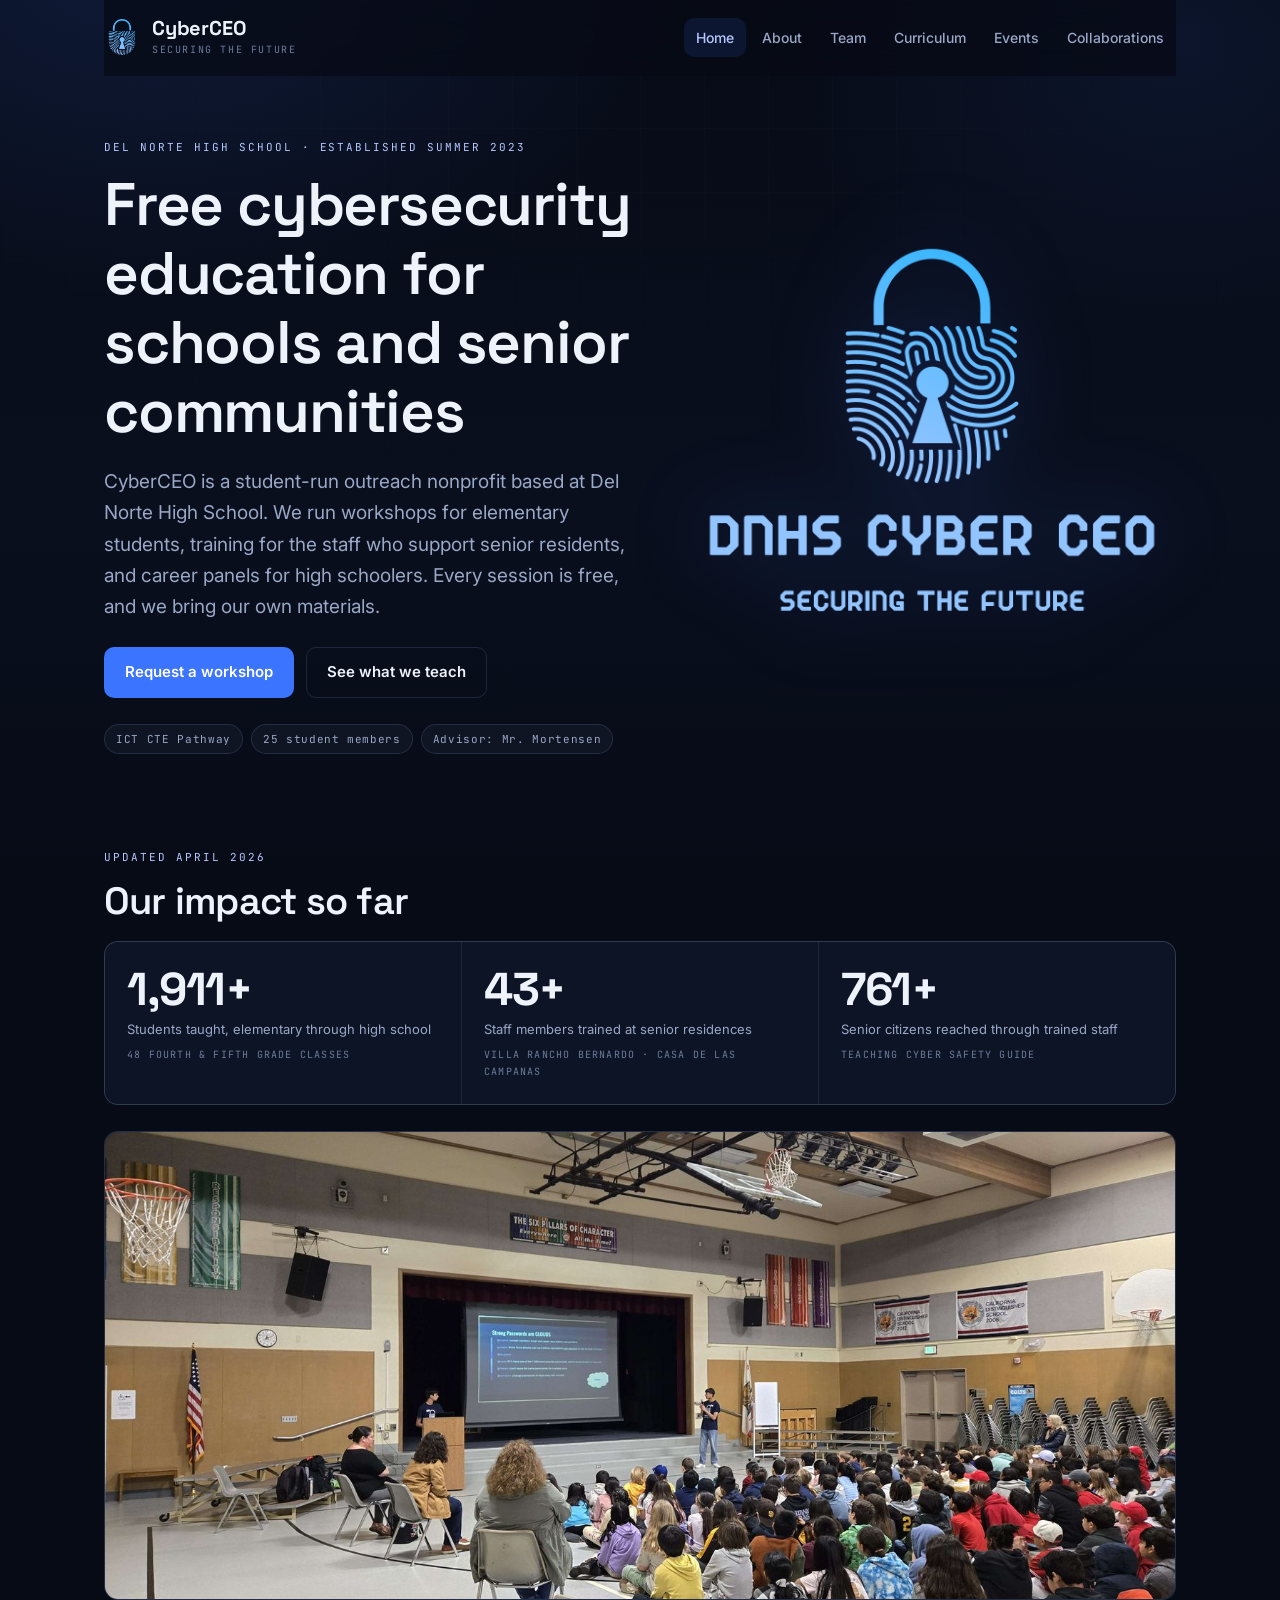
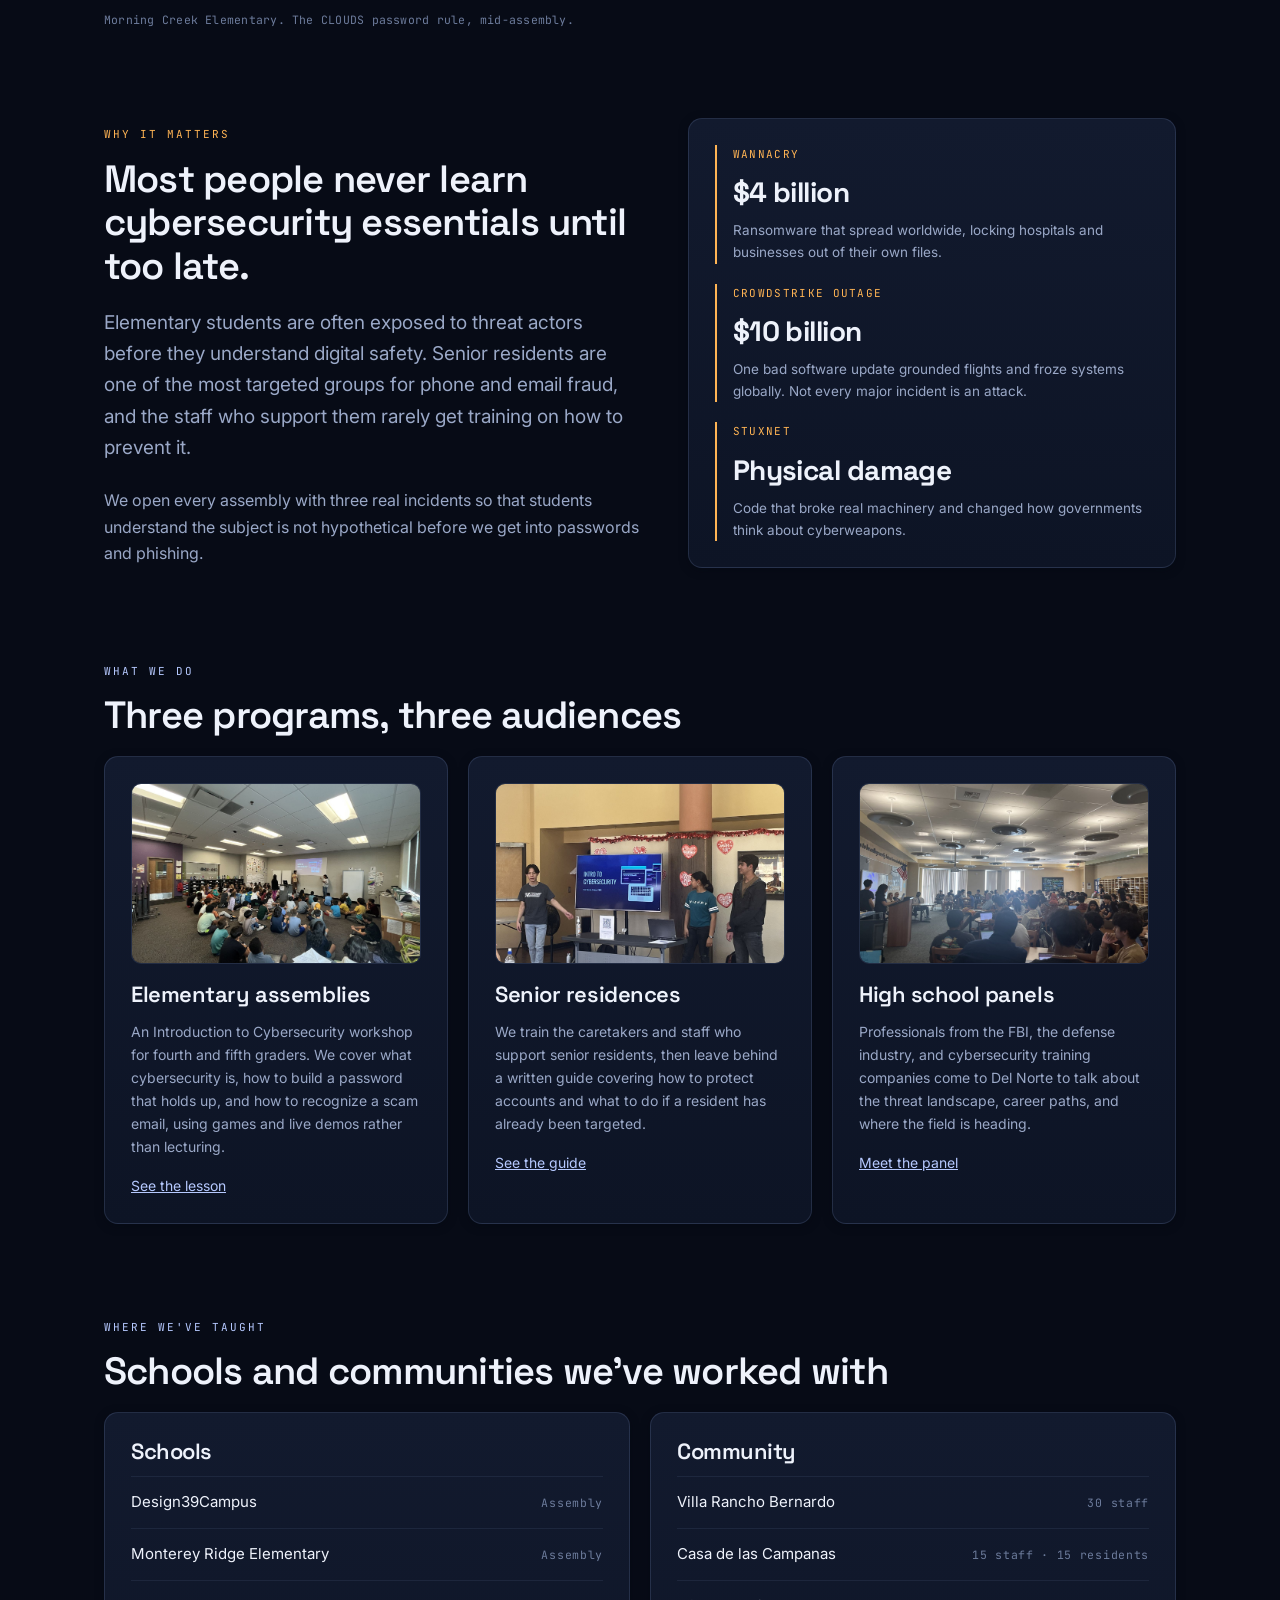
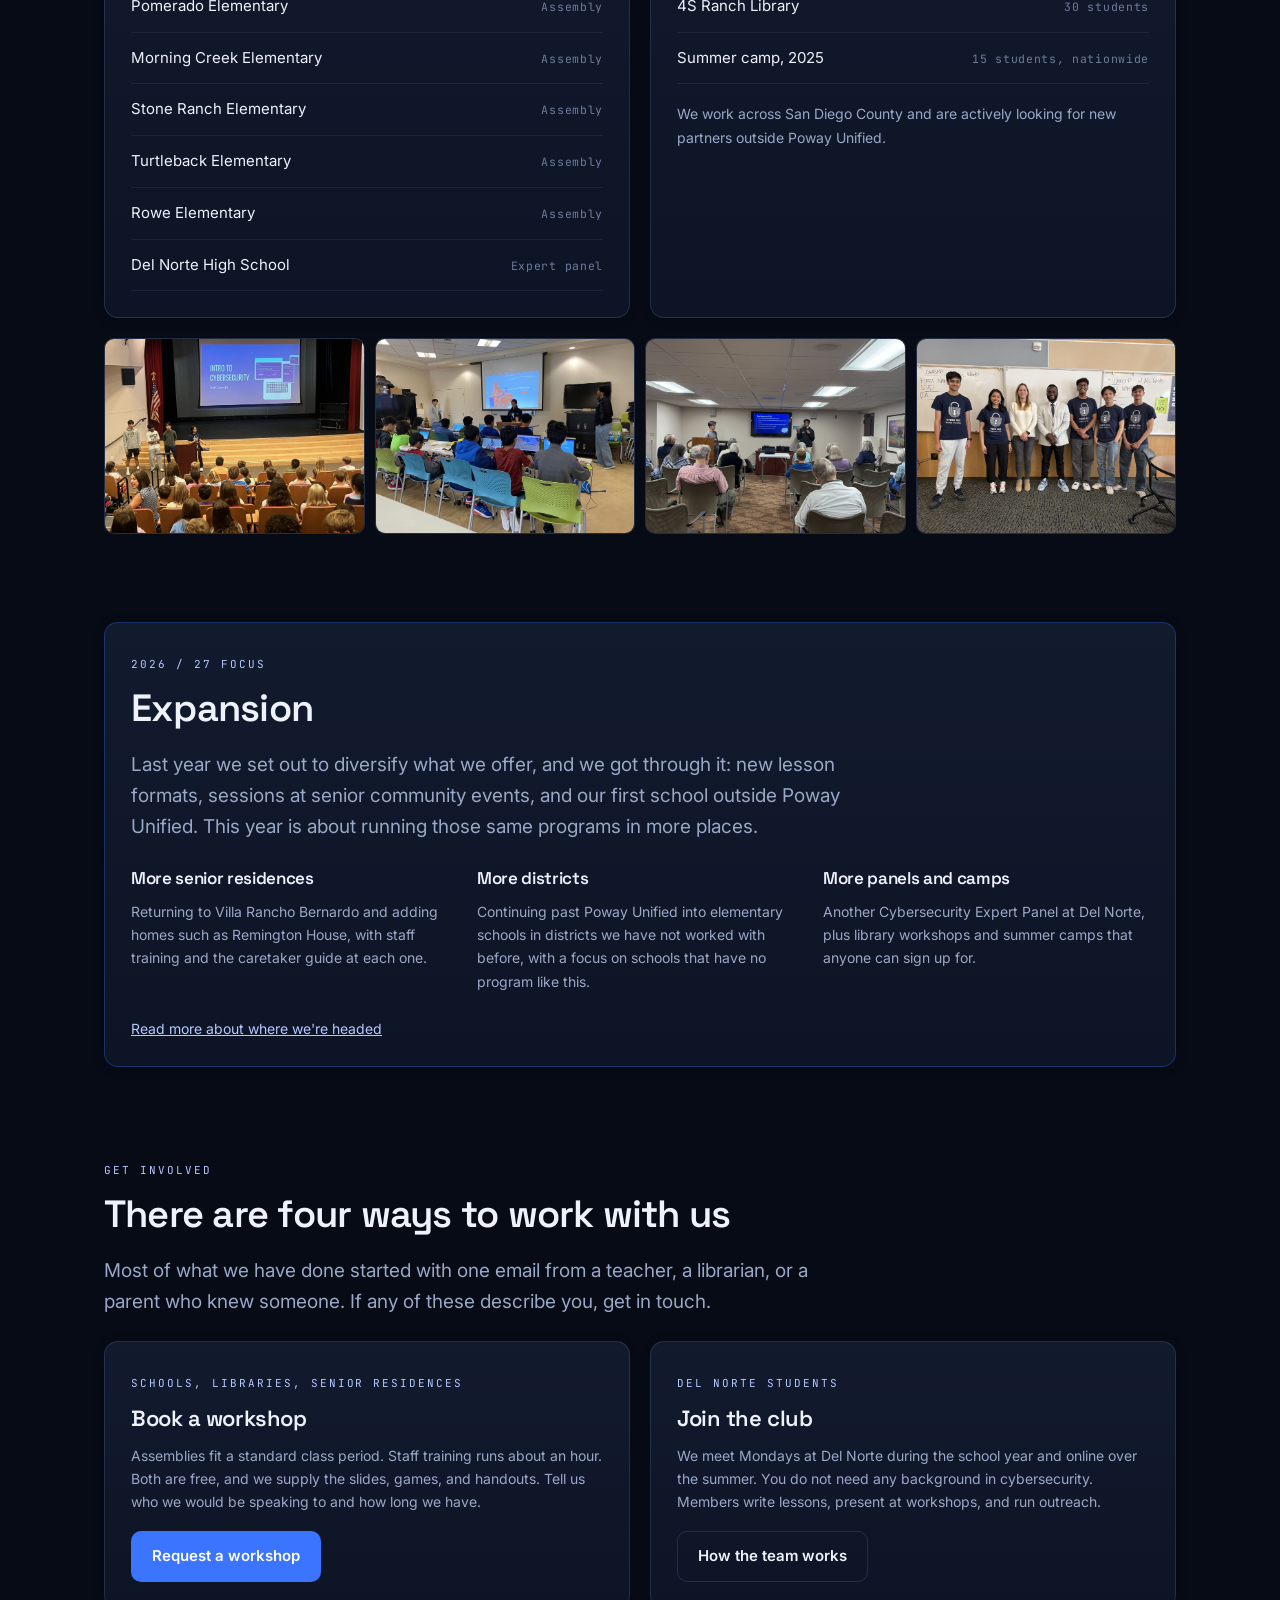
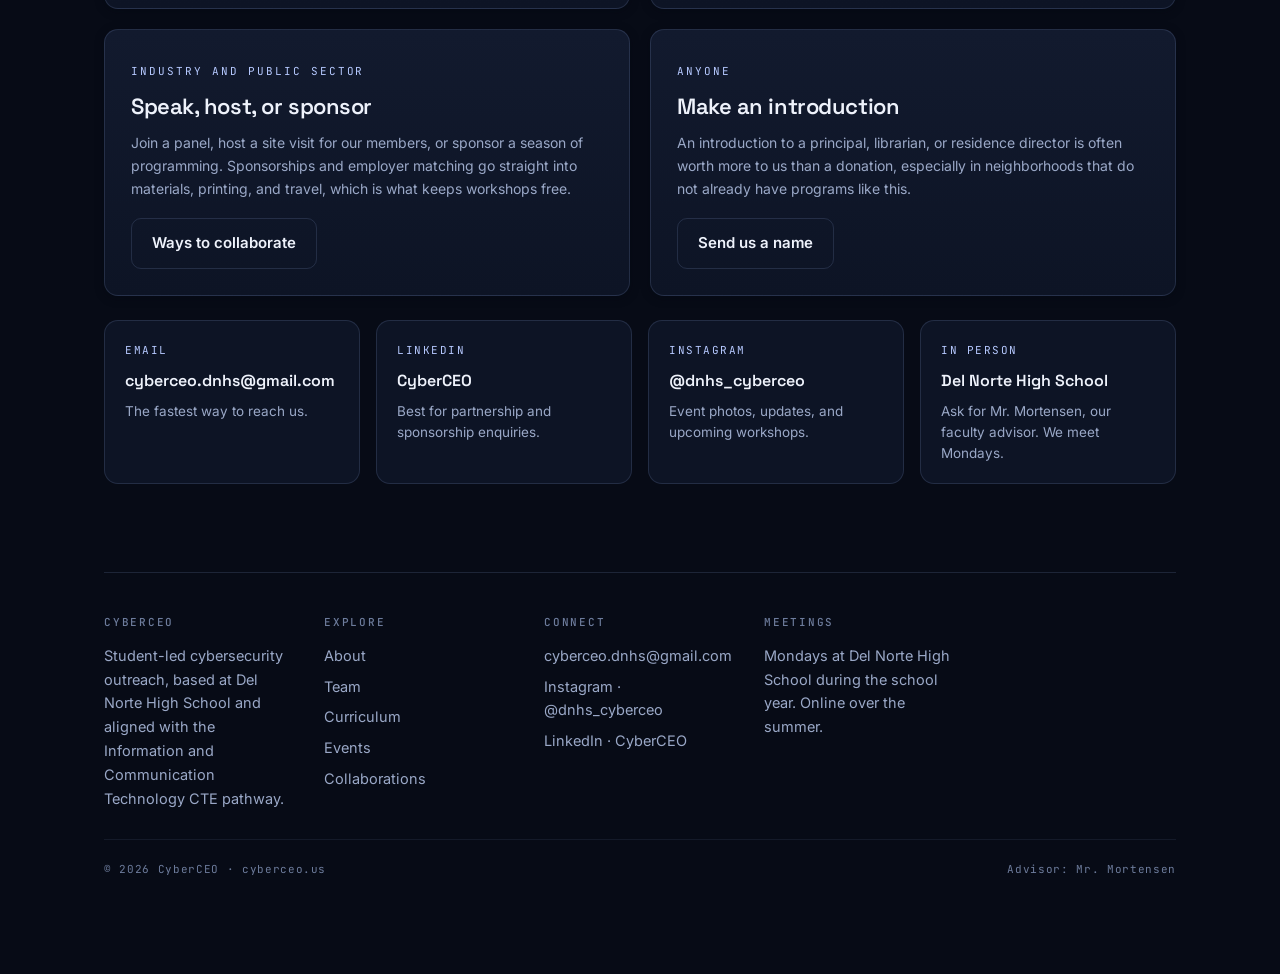
<file: index.html>
<!doctype html>
<html lang="en">
<head>
<meta charset="utf-8">
<meta name="viewport" content="width=device-width, initial-scale=1">
<title>CyberCEO · Cybersecurity education for schools and senior communities</title>
<meta name="description" content="CyberCEO is a student-led outreach nonprofit at Del Norte High School teaching cyber and information security to elementary students, senior residences, and high schoolers across San Diego County.">
<link rel="preconnect" href="https://fonts.googleapis.com">
<link rel="preconnect" href="https://fonts.gstatic.com" crossorigin>
<link href="https://fonts.googleapis.com/css2?family=Space+Grotesk:wght@500;600;700&family=Inter:wght@400;500;600&family=JetBrains+Mono:wght@400;500&display=swap" rel="stylesheet">
<link rel="stylesheet" href="assets/styles.css">
<script>document.documentElement.className += " js";</script>
</head>
<body>
<div class="progress" aria-hidden="true"></div>
<a class="skip" href="#main">Skip to content</a>

<div class="page">

  <header class="site-header">
    <a class="brand" href="index.html">
      <img class="brand-logo" src="assets/logo-mark.png" alt="">
      <span>
        <span class="brand-name">CyberCEO</span>
        <span class="brand-tag">Securing the future</span>
      </span>
    </a>
    <button class="nav-toggle" aria-expanded="false" aria-controls="primary-nav">Menu</button>
    <nav class="nav" id="primary-nav" aria-label="Primary">
      <a href="index.html" aria-current="page">Home</a>
      <a href="about.html">About</a>
      <a href="team.html">Team</a>
      <a href="curriculum.html">Curriculum</a>
      <a href="events.html">Events</a>
      <a href="collaborations.html">Collaborations</a>
    </nav>
  </header>

  <main id="main">

    <!-- Hero -->
    <section class="split reveal">
      <div>
        <p class="eyebrow">Del Norte High School · Established Summer 2023</p>
        <h1 class="h-xl">Free cybersecurity education for schools and senior communities</h1>
        <p class="lead">
          CyberCEO is a student-run outreach nonprofit based at Del Norte High School. We
          run workshops for elementary students, training for the staff who support senior
          residents, and career panels for high schoolers. Every session is free, and we
          bring our own materials.
        </p>
        <div class="btn-row">
          <a class="btn" href="mailto:cyberceo.dnhs@gmail.com?subject=Workshop%20request%20for%20CyberCEO">Request a workshop</a>
          <a class="btn btn-ghost" href="curriculum.html">See what we teach</a>
        </div>
        <div class="chip-row" style="margin-top:26px">
          <span class="chip">ICT CTE Pathway</span>
          <span class="chip">25 student members</span>
          <span class="chip">Advisor: Mr. Mortensen</span>
        </div>
      </div>
      <div>
        <img class="hero-logo" src="assets/logo.png" alt="CyberCEO: Securing the Future">
      </div>
    </section>

    <!-- Impact -->
    <section class="reveal">
      <p class="eyebrow">Updated April 2026</p>
      <h2 class="h-lg">Our impact so far</h2>
      <div class="stat-row">
        <div class="stat">
          <span class="stat-num" data-count="2000" data-suffix="+">2,000+</span>
          <span class="stat-label">Students taught, elementary through high school</span>
          <span class="stat-note">48 fourth &amp; fifth grade classes</span>
        </div>
        <div class="stat">
          <span class="stat-num" data-count="45" data-suffix="+">45+</span>
          <span class="stat-label">Staff members trained at senior residences</span>
          <span class="stat-note">Villa Rancho Bernardo · Casa de las Campanas</span>
        </div>
        <div class="stat">
          <span class="stat-num" data-count="800" data-suffix="+">800+</span>
          <span class="stat-label">Senior citizens reached through trained staff</span>
          <span class="stat-note">Teaching Cyber Safety guide</span>
        </div>
      </div>
      <figure class="band reveal" style="margin-top:26px">
        <img class="zoomable" src="assets/photos/assembly-morning-creek.jpg" alt="A CyberCEO member presenting the CLOUDS password rule to a full elementary school assembly" loading="lazy" decoding="async">
        <figcaption>Morning Creek Elementary. The CLOUDS password rule, mid-assembly.</figcaption>
      </figure>
    </section>

    <!-- Why it matters -->
    <section class="split reveal">
      <div>
        <p class="eyebrow signal">Why it matters</p>
        <h2 class="h-lg">Most people never learn cybersecurity essentials until too late.</h2>
        <p class="lead">
          Elementary students are often exposed to threat actors before they understand digital safety. 
          Senior residents are one of the most targeted groups for phone
          and email fraud, and the staff who support them rarely get training on how to prevent it.
        </p>
        <p class="dim">
          We open every assembly with three real incidents so that students understand the
          subject is not hypothetical before we get into passwords and phishing.
        </p>
      </div>
      <div class="card">
        <div class="figure-row" style="grid-template-columns:1fr">
          <div class="figure">
            <span class="name">WannaCry</span>
            <span class="amount">$4 billion</span>
            <p>Ransomware that spread worldwide, locking hospitals and businesses out of their own files.</p>
          </div>
          <div class="figure">
            <span class="name">CrowdStrike outage</span>
            <span class="amount">$10 billion</span>
            <p>One bad software update grounded flights and froze systems globally. Not every major incident is an attack.</p>
          </div>
          <div class="figure">
            <span class="name">Stuxnet</span>
            <span class="amount">Physical damage</span>
            <p>Code that broke real machinery and changed how governments think about cyberweapons.</p>
          </div>
        </div>
      </div>
    </section>

    <!-- What we do -->
    <section class="reveal">
      <p class="eyebrow">What we do</p>
      <h2 class="h-lg">Three programs, three audiences</h2>
      <div class="grid grid-3">
        <div class="card card-hover">
          <img class="card-media zoomable" src="assets/photos/assembly-d39c.jpg" alt="Elementary students seated on the floor watching a CyberCEO presentation" loading="lazy" decoding="async">
          <h3 class="h-md">Elementary assemblies</h3>
          <p class="dim small">
            An Introduction to Cybersecurity workshop for fourth and fifth graders. We
            cover what cybersecurity is, how to build a password that holds up, and how to
            recognize a scam email, using games and live demos rather than lecturing.
          </p>
          <p class="small" style="margin-top:14px"><a href="curriculum.html#elementary">See the lesson</a></p>
        </div>
        <div class="card card-hover">
          <img class="card-media zoomable" src="assets/photos/staff-training-presenting.jpg" alt="CyberCEO members presenting the Introduction to Cybersecurity workshop at a senior residence" loading="lazy" decoding="async">
          <h3 class="h-md">Senior residences</h3>
          <p class="dim small">
            We train the caretakers and staff who support senior residents, then leave
            behind a written guide covering how to protect accounts and what to do if a
            resident has already been targeted.
          </p>
          <p class="small" style="margin-top:14px"><a href="curriculum.html#seniors">See the guide</a></p>
        </div>
        <div class="card card-hover">
          <img class="card-media zoomable" src="assets/photos/panel-audience.jpg" alt="Del Norte students filling the library for the Cybersecurity Expert Panel" loading="lazy" decoding="async">
          <h3 class="h-md">High school panels</h3>
          <p class="dim small">
            Professionals from the FBI, the defense industry, and cybersecurity training
            companies come to Del Norte to talk about the threat landscape, career paths,
            and where the field is heading.
          </p>
          <p class="small" style="margin-top:14px"><a href="collaborations.html">Meet the panel</a></p>
        </div>
      </div>
    </section>

    <!-- Where we work -->
    <section class="reveal">
      <p class="eyebrow">Where we've taught</p>
      <h2 class="h-lg">Schools and communities we've worked with</h2>
      <div class="grid grid-2">
        <div class="card">
          <h3 class="h-md">Schools</h3>
          <div class="sitelist">
            <div class="siteitem"><span class="where">Design39Campus</span><span class="what">Assembly</span></div>
            <div class="siteitem"><span class="where">Monterey Ridge Elementary</span><span class="what">Assembly</span></div>
            <div class="siteitem"><span class="where">Pomerado Elementary</span><span class="what">Assembly</span></div>
            <div class="siteitem"><span class="where">Morning Creek Elementary</span><span class="what">Assembly</span></div>
            <div class="siteitem"><span class="where">Stone Ranch Elementary</span><span class="what">Assembly</span></div>
            <div class="siteitem"><span class="where">Turtleback Elementary</span><span class="what">Assembly</span></div>
            <div class="siteitem"><span class="where">Rowe Elementary</span><span class="what">Assembly</span></div>
            <div class="siteitem"><span class="where">Del Norte High School</span><span class="what">Expert panel</span></div>
          </div>
        </div>
        <div class="card">
          <h3 class="h-md">Community</h3>
          <div class="sitelist">
            <div class="siteitem"><span class="where">Villa Rancho Bernardo</span><span class="what">30 staff</span></div>
            <div class="siteitem"><span class="where">Casa de las Campanas</span><span class="what">15 staff · 15 residents</span></div>
            <div class="siteitem"><span class="where">4S Ranch Library</span><span class="what">30 students</span></div>
            <div class="siteitem"><span class="where">Summer camp, 2025</span><span class="what">15 students, nationwide</span></div>
          </div>
          <p class="small dim" style="margin-top:18px">
            We work across San Diego County and are actively looking for new partners
            outside Poway Unified.
          </p>
        </div>
      </div>
      <div class="photo-grid" style="margin-top:20px">
        <div class="photo"><img class="zoomable" src="assets/photos/assembly-auditorium.jpg" alt="Four CyberCEO members presenting to an elementary school assembly" loading="lazy" decoding="async"></div>
        <div class="photo"><img class="zoomable" src="assets/photos/library-4s-ranch.jpg" alt="Students working through a cyber safety game on laptops at 4S Ranch Library" loading="lazy" decoding="async"></div>
        <div class="photo"><img class="zoomable" src="assets/photos/seniors-casa-clouds.jpg" alt="A CyberCEO member teaching the CLOUDS password rule to residents at Casa de las Campanas" loading="lazy" decoding="async"></div>
        <div class="photo"><img class="zoomable" src="assets/photos/panel-group.jpg" alt="CyberCEO leadership with the Cybersecurity Expert Panel speakers" loading="lazy" decoding="async"></div>
      </div>
    </section>

    <!-- 2026/27 -->
    <section class="card reveal" style="border-color:rgba(59,116,255,.3)">
      <p class="eyebrow">2026 / 27 focus</p>
      <h2 class="h-lg" style="margin-bottom:18px">Expansion</h2>
      <p class="lead" style="margin-bottom:26px">
        Last year we set out to diversify what we offer, and we got through it: new lesson
        formats, sessions at senior community events, and our first school outside Poway
        Unified. This year is about running those same programs in more places.
      </p>
      <div class="grid grid-3">
        <div>
          <h3 class="h-md" style="font-size:17px">More senior residences</h3>
          <p class="dim small">
            Returning to Villa Rancho Bernardo and adding homes such as Remington House,
            with staff training and the caretaker guide at each one.
          </p>
        </div>
        <div>
          <h3 class="h-md" style="font-size:17px">More districts</h3>
          <p class="dim small">
            Continuing past Poway Unified into elementary schools in districts we have not
            worked with before, with a focus on schools that have no program like this.
          </p>
        </div>
        <div>
          <h3 class="h-md" style="font-size:17px">More panels and camps</h3>
          <p class="dim small">
            Another Cybersecurity Expert Panel at Del Norte, plus library workshops and
            summer camps that anyone can sign up for.
          </p>
        </div>
      </div>
      <p class="small" style="margin-top:24px"><a href="about.html#direction">Read more about where we're headed</a></p>
    </section>

    <!-- Get involved -->
    <section class="reveal">
      <p class="eyebrow">Get involved</p>
      <h2 class="h-lg">There are four ways to work with us</h2>
      <p class="lead">
        Most of what we have done started with one email from a teacher, a librarian, or a
        parent who knew someone. If any of these describe you, get in touch.
      </p>

      <div class="grid grid-2" style="grid-template-columns:repeat(auto-fit,minmax(400px,1fr));margin-bottom:24px">
        <div class="card card-hover">
          <p class="eyebrow">Schools, libraries, senior residences</p>
          <h3 class="h-md">Book a workshop</h3>
          <p class="dim small">
            Assemblies fit a standard class period. Staff training runs about an hour. Both
            are free, and we supply the slides, games, and handouts. Tell us who we would be
            speaking to and how long we have.
          </p>
          <div class="btn-row" style="margin-top:18px">
            <a class="btn" href="mailto:cyberceo.dnhs@gmail.com?subject=Workshop%20request%20for%20CyberCEO">Request a workshop</a>
          </div>
        </div>
        <div class="card card-hover">
          <p class="eyebrow">Del Norte students</p>
          <h3 class="h-md">Join the club</h3>
          <p class="dim small">
            We meet Mondays at Del Norte during the school year and online over the summer.
            You do not need any background in cybersecurity. Members write lessons, present
            at workshops, and run outreach.
          </p>
          <div class="btn-row" style="margin-top:18px">
            <a class="btn btn-ghost" href="team.html">How the team works</a>
          </div>
        </div>
        <div class="card card-hover">
          <p class="eyebrow">Industry and public sector</p>
          <h3 class="h-md">Speak, host, or sponsor</h3>
          <p class="dim small">
            Join a panel, host a site visit for our members, or sponsor a season of
            programming. Sponsorships and employer matching go straight into materials,
            printing, and travel, which is what keeps workshops free.
          </p>
          <div class="btn-row" style="margin-top:18px">
            <a class="btn btn-ghost" href="collaborations.html">Ways to collaborate</a>
          </div>
        </div>
        <div class="card card-hover">
          <p class="eyebrow">Anyone</p>
          <h3 class="h-md">Make an introduction</h3>
          <p class="dim small">
            An introduction to a principal, librarian, or residence director is often worth
            more to us than a donation, especially in neighborhoods that do not already
            have programs like this.
          </p>
          <div class="btn-row" style="margin-top:18px">
            <a class="btn btn-ghost" href="mailto:cyberceo.dnhs@gmail.com?subject=Introduction%20for%20CyberCEO">Send us a name</a>
          </div>
        </div>
      </div>

      <div class="channels">
        <a class="channel" href="mailto:cyberceo.dnhs@gmail.com">
          <span class="label">Email</span>
          <span class="value">cyberceo.dnhs@gmail.com</span>
          <span class="note">The fastest way to reach us.</span>
        </a>
        <a class="channel" href="https://www.linkedin.com/company/cyberceo-sd/" rel="noopener">
          <span class="label">LinkedIn</span>
          <span class="value">CyberCEO</span>
          <span class="note">Best for partnership and sponsorship enquiries.</span>
        </a>
        <a class="channel" href="https://www.instagram.com/dnhs_cyberceo/" rel="noopener">
          <span class="label">Instagram</span>
          <span class="value">@dnhs_cyberceo</span>
          <span class="note">Event photos, updates, and upcoming workshops.</span>
        </a>
        <div class="channel">
          <span class="label">In person</span>
          <span class="value">Del Norte High School</span>
          <span class="note">Ask for Mr. Mortensen, our faculty advisor. We meet Mondays.</span>
        </div>
      </div>
    </section>

  </main>

  <footer class="site-footer">
    <div>
      <h5>CyberCEO</h5>
      <p class="small dim">Student-led cybersecurity outreach, based at Del Norte High School and aligned with the Information and Communication Technology CTE pathway.</p>
    </div>
    <div>
      <h5>Explore</h5>
      <a href="about.html">About</a>
      <a href="team.html">Team</a>
      <a href="curriculum.html">Curriculum</a>
      <a href="events.html">Events</a>
      <a href="collaborations.html">Collaborations</a>
    </div>
    <div>
      <h5>Connect</h5>
      <a href="mailto:cyberceo.dnhs@gmail.com">cyberceo.dnhs@gmail.com</a>
      <a href="https://www.instagram.com/dnhs_cyberceo/" rel="noopener">Instagram · @dnhs_cyberceo</a>
      <a href="https://www.linkedin.com/company/cyberceo-sd/" rel="noopener">LinkedIn · CyberCEO</a>
    </div>
    <div>
      <h5>Meetings</h5>
      <p class="small dim">Mondays at Del Norte High School during the school year. Online over the summer.</p>
    </div>
    <div class="colophon">
      <span>© 2026 CyberCEO · cyberceo.us</span>
      <span>Advisor: Mr. Mortensen</span>
    </div>
  </footer>

</div>
<script src="assets/app.js"></script>
</body>
</html>
</file>
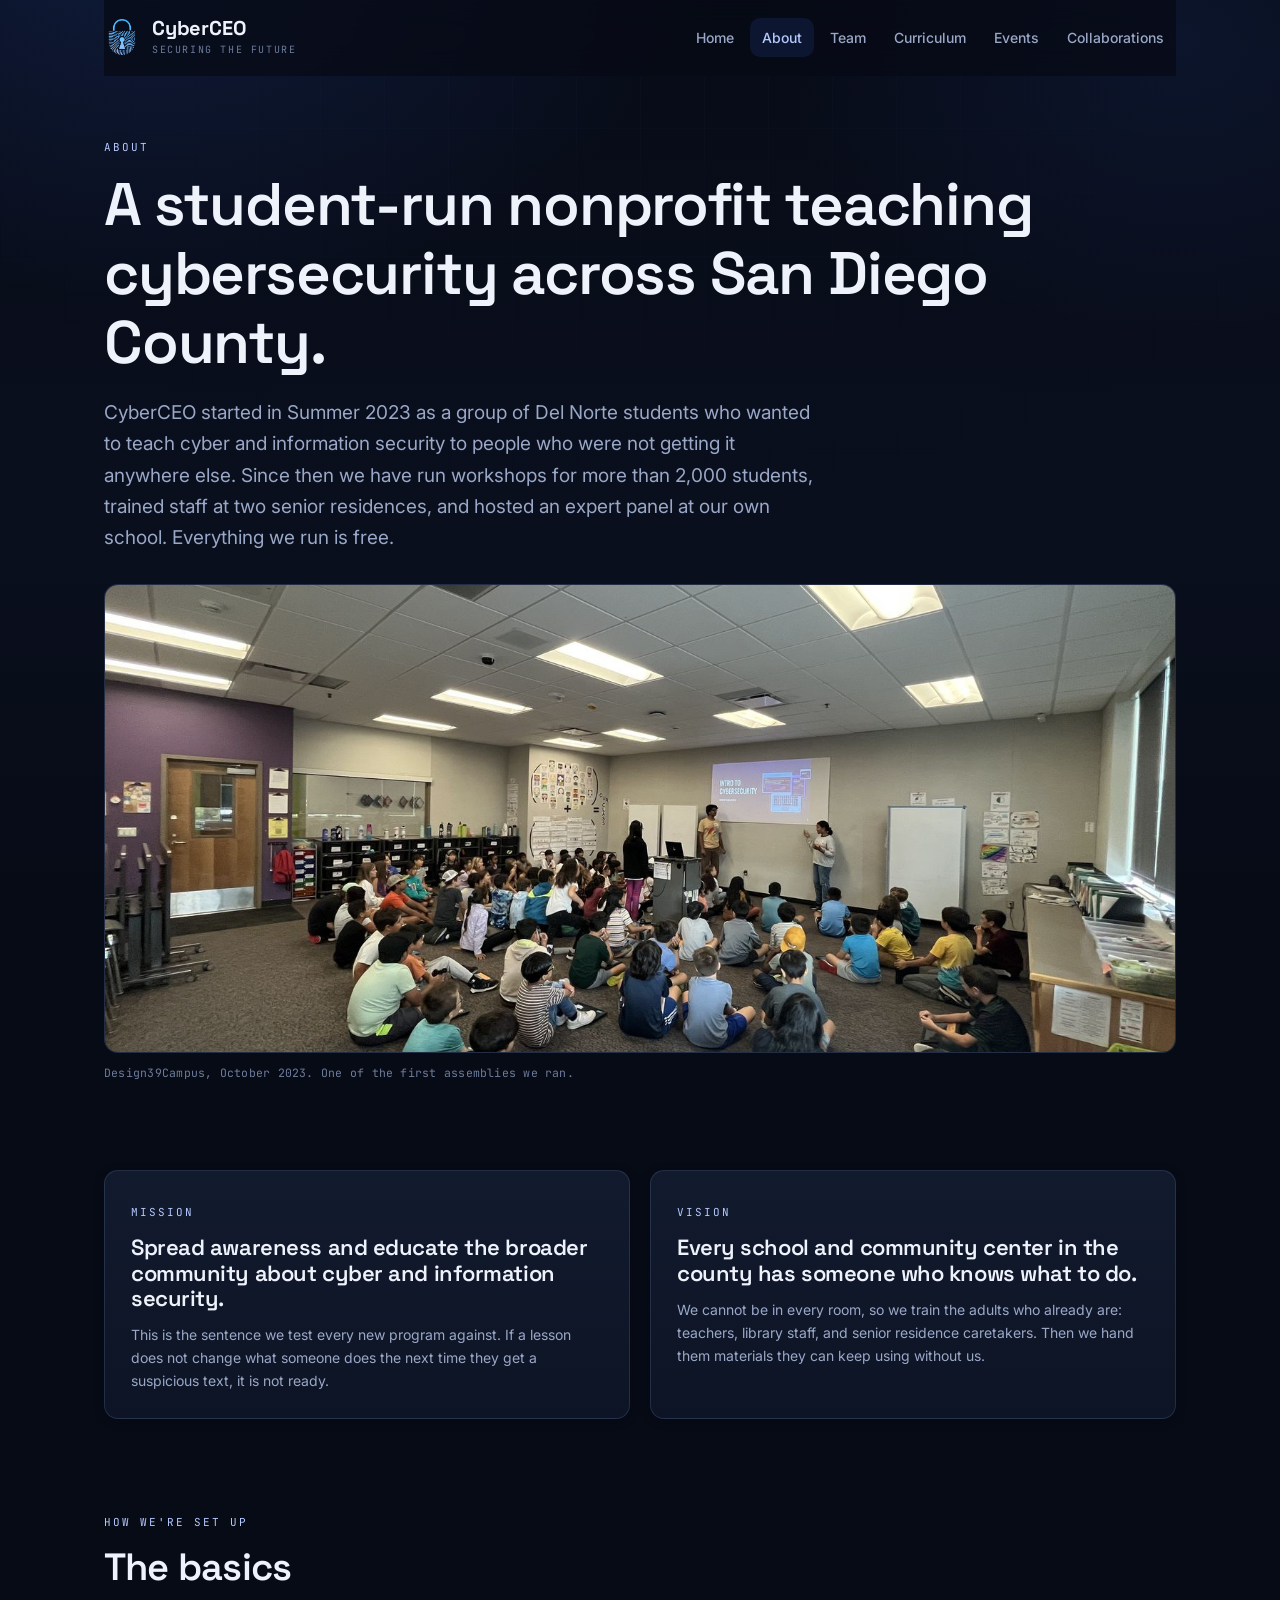
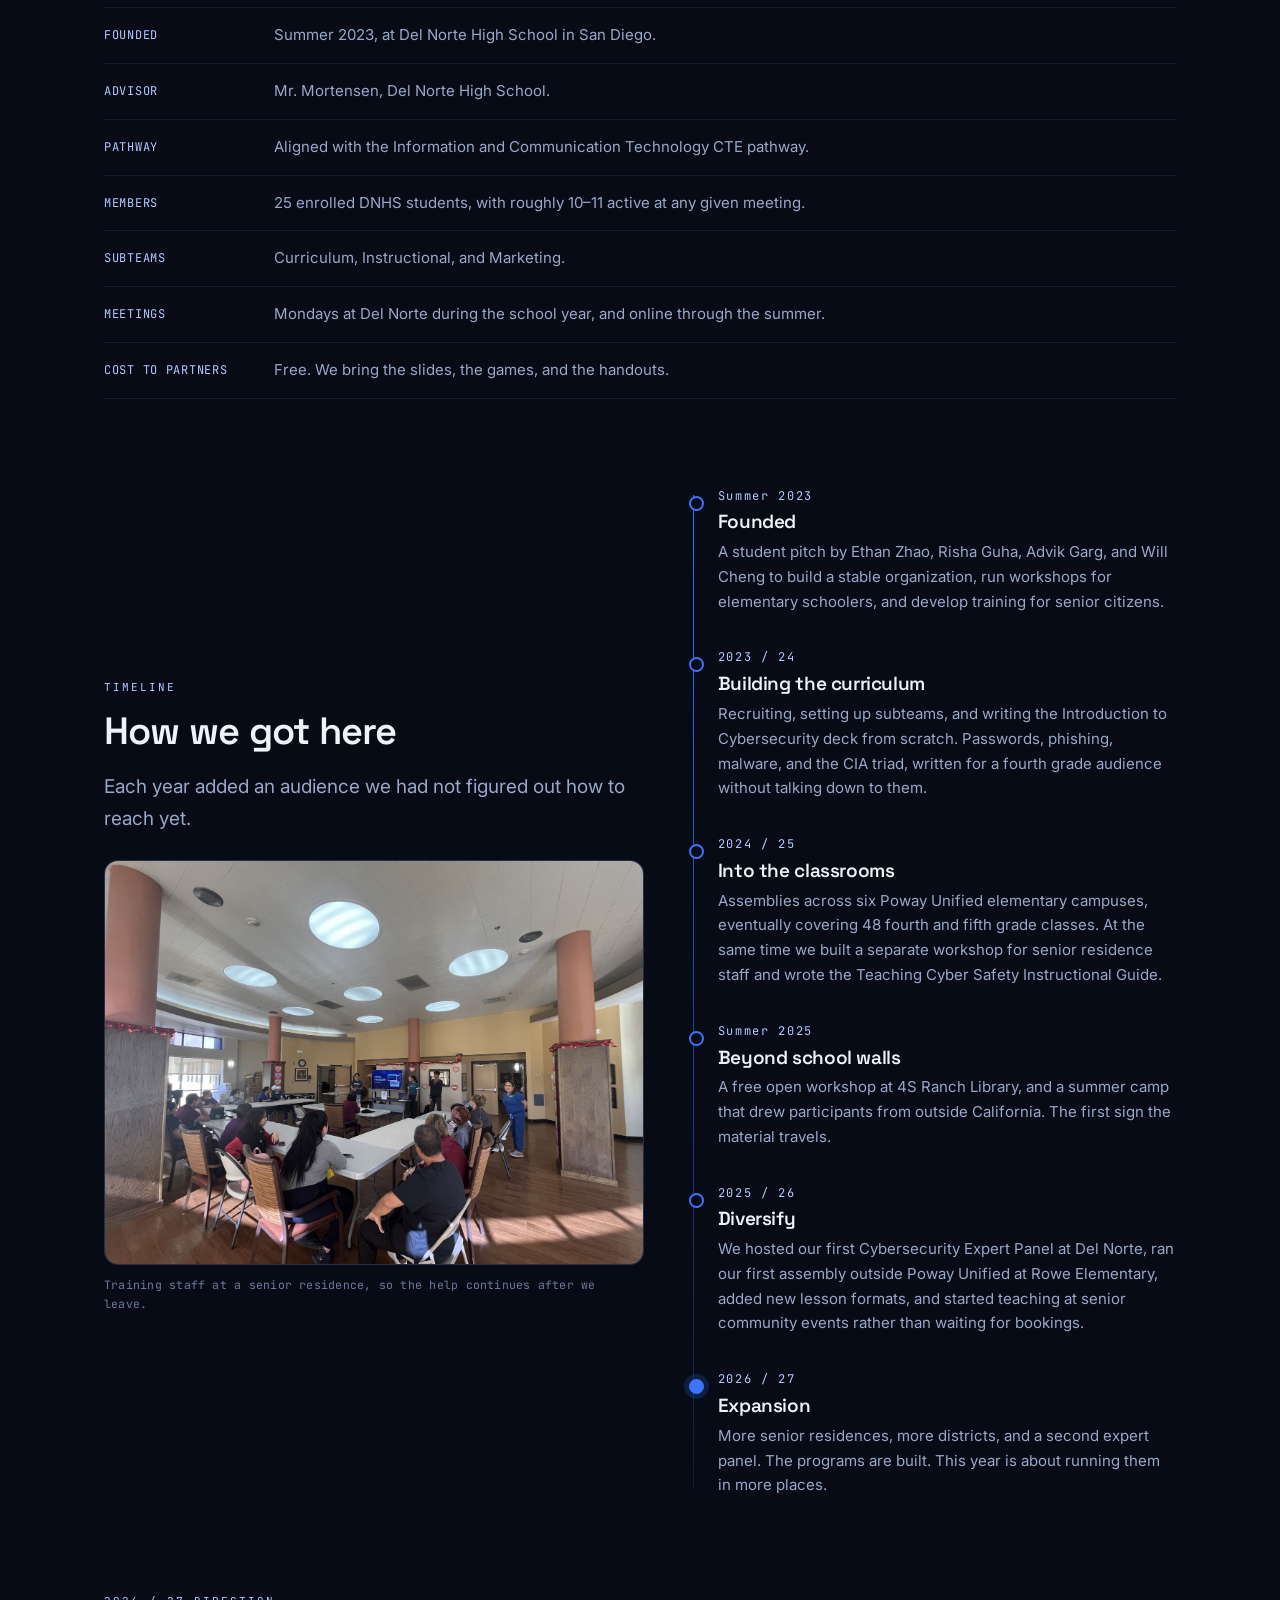
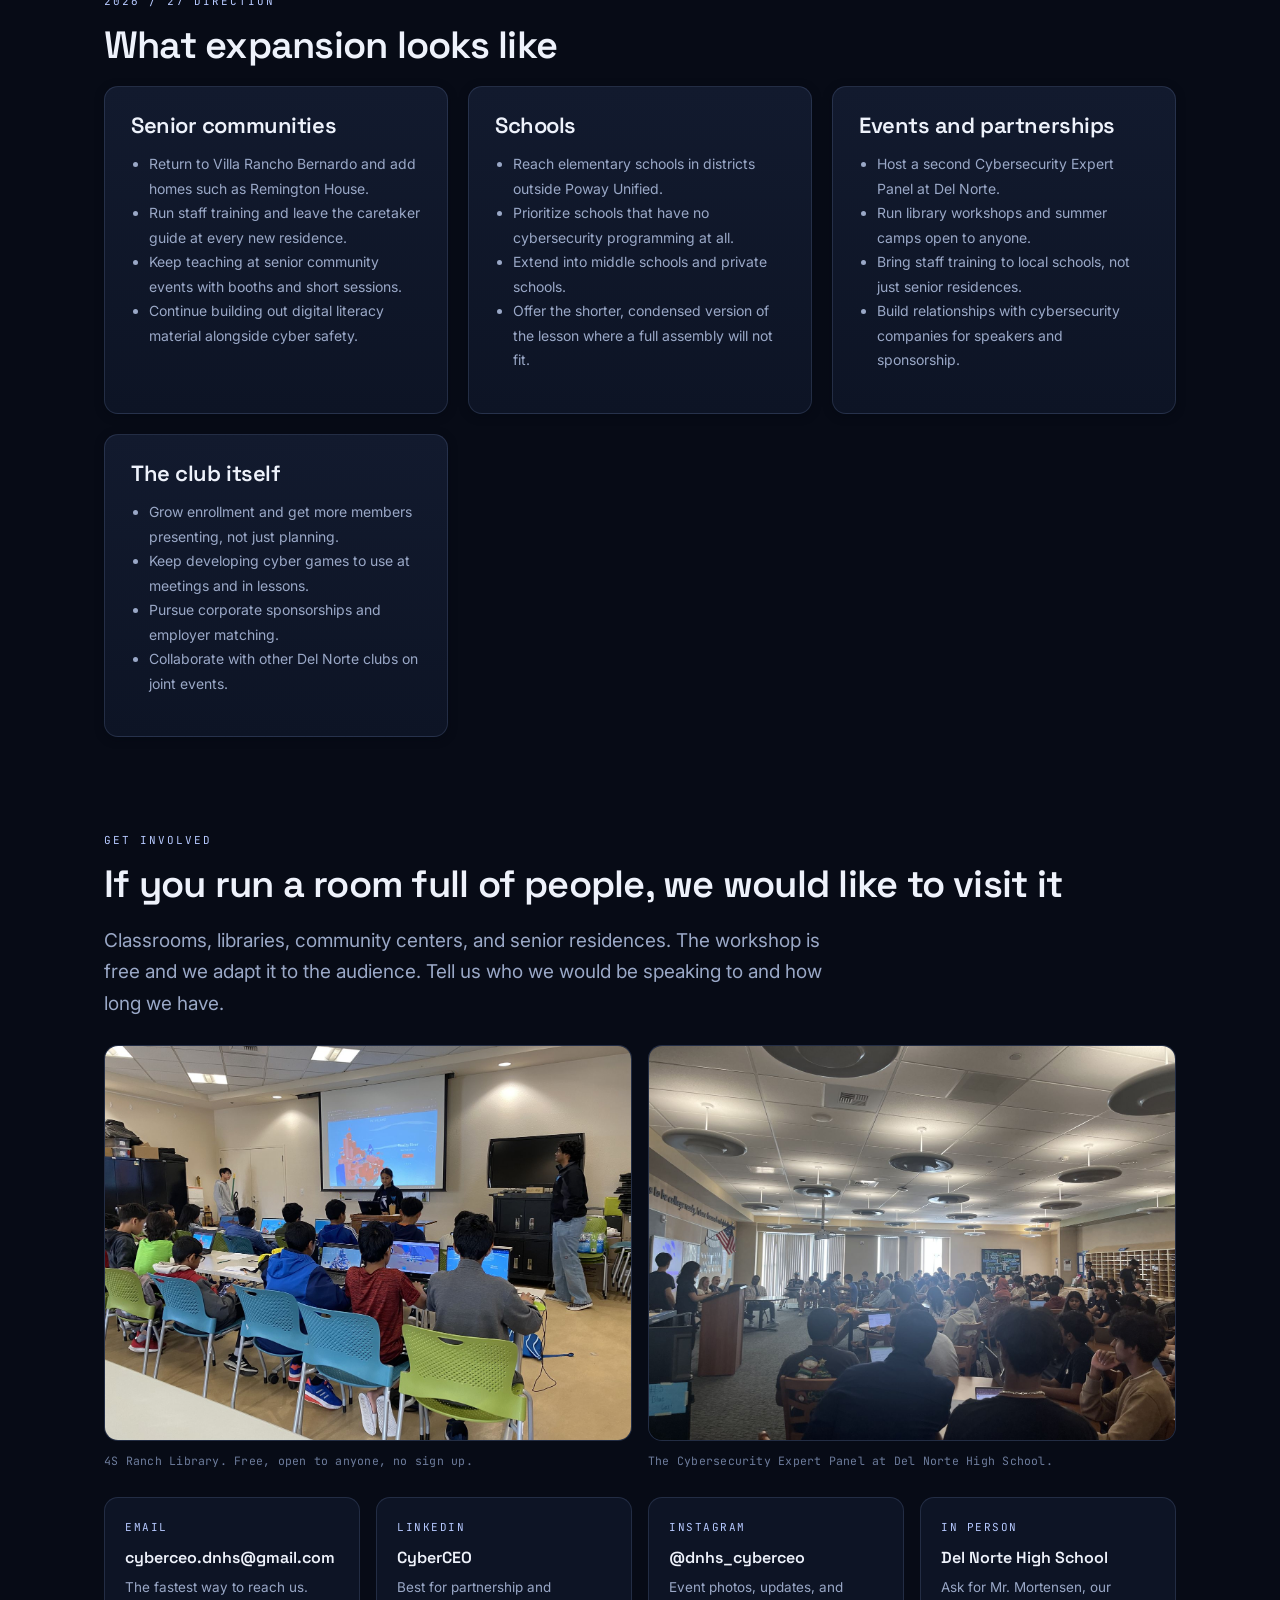
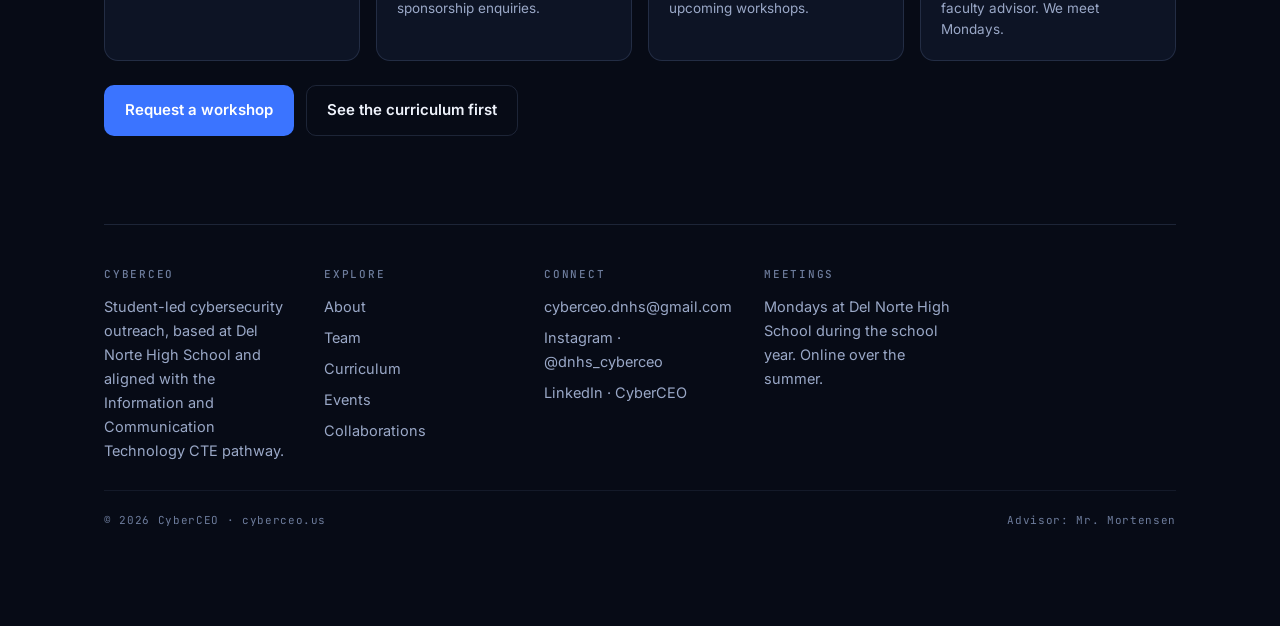
<file: about.html>
<!doctype html>
<html lang="en">
<head>
<meta charset="utf-8">
<meta name="viewport" content="width=device-width, initial-scale=1">
<title>About · CyberCEO</title>
<meta name="description" content="How CyberCEO started, what we do, and where the organization is heading in 2026&#47;27.">
<link rel="preconnect" href="https://fonts.googleapis.com">
<link rel="preconnect" href="https://fonts.gstatic.com" crossorigin>
<link href="https://fonts.googleapis.com/css2?family=Space+Grotesk:wght@500;600;700&family=Inter:wght@400;500;600&family=JetBrains+Mono:wght@400;500&display=swap" rel="stylesheet">
<link rel="stylesheet" href="assets/styles.css">
<script>document.documentElement.className += " js";</script>
</head>
<body>
<div class="progress" aria-hidden="true"></div>
<a class="skip" href="#main">Skip to content</a>

<div class="page">

  <header class="site-header">
    <a class="brand" href="index.html">
      <img class="brand-logo" src="assets/logo-mark.png" alt="">
      <span>
        <span class="brand-name">CyberCEO</span>
        <span class="brand-tag">Securing the future</span>
      </span>
    </a>
    <button class="nav-toggle" aria-expanded="false" aria-controls="primary-nav">Menu</button>
    <nav class="nav" id="primary-nav" aria-label="Primary">
      <a href="index.html">Home</a>
      <a href="about.html" aria-current="page">About</a>
      <a href="team.html">Team</a>
      <a href="curriculum.html">Curriculum</a>
      <a href="events.html">Events</a>
      <a href="collaborations.html">Collaborations</a>
    </nav>
  </header>

  <main id="main">

    <section class="reveal">
      <p class="eyebrow">About</p>
      <h1 class="h-xl">A student-run nonprofit teaching cybersecurity across San Diego County.</h1>
      <p class="lead">
        CyberCEO started in Summer 2023 as a group of Del Norte students who wanted to
        teach cyber and information security to people who were not getting it anywhere
        else. Since then we have run workshops for more than 2,000 students, trained staff
        at two senior residences, and hosted an expert panel at our own school. Everything
        we run is free.
      </p>
      <figure class="band" style="margin-top:30px">
        <img class="zoomable" src="assets/photos/assembly-d39c.jpg" alt="A room of elementary students seated on the floor during a CyberCEO assembly" loading="lazy" decoding="async">
        <figcaption>Design39Campus, October 2023. One of the first assemblies we ran.</figcaption>
      </figure>
    </section>

    <section class="grid grid-2 reveal">
      <div class="card">
        <p class="eyebrow">Mission</p>
        <h2 class="h-md">Spread awareness and educate the broader community about cyber and information security.</h2>
        <p class="dim small">
          This is the sentence we test every new program against. If a lesson does not
          change what someone does the next time they get a suspicious text, it is not
          ready.
        </p>
      </div>
      <div class="card">
        <p class="eyebrow">Vision</p>
        <h2 class="h-md">Every school and community center in the county has someone who knows what to do.</h2>
        <p class="dim small">
          We cannot be in every room, so we train the adults who already are: teachers,
          library staff, and senior residence caretakers. Then we hand them materials they
          can keep using without us.
        </p>
      </div>
    </section>

    <section class="reveal">
      <p class="eyebrow">How we're set up</p>
      <h2 class="h-lg">The basics</h2>
      <dl class="deflist">
        <div class="defrow">
          <dt>Founded</dt>
          <dd>Summer 2023, at Del Norte High School in San Diego.</dd>
        </div>
        <div class="defrow">
          <dt>Advisor</dt>
          <dd>Mr. Mortensen, Del Norte High School.</dd>
        </div>
        <div class="defrow">
          <dt>Pathway</dt>
          <dd>Aligned with the Information and Communication Technology CTE pathway.</dd>
        </div>
        <div class="defrow">
          <dt>Members</dt>
          <dd>25 enrolled DNHS students, with roughly 10&ndash;11 active at any given meeting.</dd>
        </div>
        <div class="defrow">
          <dt>Subteams</dt>
          <dd>Curriculum, Instructional, and Marketing.</dd>
        </div>
        <div class="defrow">
          <dt>Meetings</dt>
          <dd>Mondays at Del Norte during the school year, and online through the summer.</dd>
        </div>
        <div class="defrow">
          <dt>Cost to partners</dt>
          <dd>Free. We bring the slides, the games, and the handouts.</dd>
        </div>
      </dl>
    </section>

    <section class="split reveal">
      <div>
        <p class="eyebrow">Timeline</p>
        <h2 class="h-lg">How we got here</h2>
        <p class="lead">
          Each year added an audience we had not figured out how to reach yet.
        </p>
        <figure class="media" style="margin-top:26px">
          <img class="zoomable" src="assets/photos/staff-training-room.jpg" alt="Staff and residents seated at tables during a CyberCEO workshop at a senior residence" loading="lazy" decoding="async">
          <figcaption>Training staff at a senior residence, so the help continues after we leave.</figcaption>
        </figure>
      </div>
      <div class="timeline">
        <div class="tl-item">
          <span class="tl-year">Summer 2023</span>
          <h4>Founded</h4>
          <p>
            A student pitch by Ethan Zhao, Risha Guha, Advik Garg, and Will Cheng to build
            a stable organization, run workshops for elementary schoolers, and develop
            training for senior citizens.
          </p>
        </div>
        <div class="tl-item">
          <span class="tl-year">2023 / 24</span>
          <h4>Building the curriculum</h4>
          <p>
            Recruiting, setting up subteams, and writing the Introduction to Cybersecurity
            deck from scratch. Passwords, phishing, malware, and the CIA triad, written for
            a fourth grade audience without talking down to them.
          </p>
        </div>
        <div class="tl-item">
          <span class="tl-year">2024 / 25</span>
          <h4>Into the classrooms</h4>
          <p>
            Assemblies across six Poway Unified elementary campuses, eventually covering 48
            fourth and fifth grade classes. At the same time we built a separate workshop
            for senior residence staff and wrote the Teaching Cyber Safety Instructional
            Guide.
          </p>
        </div>
        <div class="tl-item">
          <span class="tl-year">Summer 2025</span>
          <h4>Beyond school walls</h4>
          <p>
            A free open workshop at 4S Ranch Library, and a summer camp that drew
            participants from outside California. The first sign the material travels.
          </p>
        </div>
        <div class="tl-item">
          <span class="tl-year">2025 / 26</span>
          <h4>Diversify</h4>
          <p>
            We hosted our first Cybersecurity Expert Panel at Del Norte, ran our first
            assembly outside Poway Unified at Rowe Elementary, added new lesson formats,
            and started teaching at senior community events rather than waiting for
            bookings.
          </p>
        </div>
        <div class="tl-item now">
          <span class="tl-year">2026 / 27</span>
          <h4>Expansion</h4>
          <p>
            More senior residences, more districts, and a second expert panel. The programs
            are built. This year is about running them in more places.
          </p>
        </div>
      </div>
    </section>

    <section id="direction" class="reveal">
      <p class="eyebrow">2026 / 27 direction</p>
      <h2 class="h-lg">What expansion looks like</h2>
      <div class="grid grid-2">
        <div class="card">
          <h3 class="h-md">Senior communities</h3>
          <ul class="dim small" style="padding-left:18px;line-height:1.75">
            <li>Return to Villa Rancho Bernardo and add homes such as Remington House.</li>
            <li>Run staff training and leave the caretaker guide at every new residence.</li>
            <li>Keep teaching at senior community events with booths and short sessions.</li>
            <li>Continue building out digital literacy material alongside cyber safety.</li>
          </ul>
        </div>
        <div class="card">
          <h3 class="h-md">Schools</h3>
          <ul class="dim small" style="padding-left:18px;line-height:1.75">
            <li>Reach elementary schools in districts outside Poway Unified.</li>
            <li>Prioritize schools that have no cybersecurity programming at all.</li>
            <li>Extend into middle schools and private schools.</li>
            <li>Offer the shorter, condensed version of the lesson where a full assembly will not fit.</li>
          </ul>
        </div>
        <div class="card">
          <h3 class="h-md">Events and partnerships</h3>
          <ul class="dim small" style="padding-left:18px;line-height:1.75">
            <li>Host a second Cybersecurity Expert Panel at Del Norte.</li>
            <li>Run library workshops and summer camps open to anyone.</li>
            <li>Bring staff training to local schools, not just senior residences.</li>
            <li>Build relationships with cybersecurity companies for speakers and sponsorship.</li>
          </ul>
        </div>
        <div class="card">
          <h3 class="h-md">The club itself</h3>
          <ul class="dim small" style="padding-left:18px;line-height:1.75">
            <li>Grow enrollment and get more members presenting, not just planning.</li>
            <li>Keep developing cyber games to use at meetings and in lessons.</li>
            <li>Pursue corporate sponsorships and employer matching.</li>
            <li>Collaborate with other Del Norte clubs on joint events.</li>
          </ul>
        </div>
      </div>
    </section>

    <section class="reveal">
      <p class="eyebrow">Get involved</p>
      <h2 class="h-lg">If you run a room full of people, we would like to visit it</h2>
      <p class="lead">
        Classrooms, libraries, community centers, and senior residences. The workshop is
        free and we adapt it to the audience. Tell us who we would be speaking to and how
        long we have.
      </p>

      <div class="photo-pair" style="margin:26px 0">
        <figure class="media">
          <img class="zoomable" src="assets/photos/library-4s-ranch.jpg" alt="Students at laptops during a free CyberCEO workshop at 4S Ranch Library" loading="lazy" decoding="async">
          <figcaption>4S Ranch Library. Free, open to anyone, no sign up.</figcaption>
        </figure>
        <figure class="media">
          <img class="zoomable" src="assets/photos/panel-audience.jpg" alt="A full room of high school students at the Cybersecurity Expert Panel" loading="lazy" decoding="async">
          <figcaption>The Cybersecurity Expert Panel at Del Norte High School.</figcaption>
        </figure>
      </div>

      <div class="channels" style="margin-bottom:24px">
        <a class="channel" href="mailto:cyberceo.dnhs@gmail.com">
          <span class="label">Email</span>
          <span class="value">cyberceo.dnhs@gmail.com</span>
          <span class="note">The fastest way to reach us.</span>
        </a>
        <a class="channel" href="https://www.linkedin.com/company/cyberceo-sd/" rel="noopener">
          <span class="label">LinkedIn</span>
          <span class="value">CyberCEO</span>
          <span class="note">Best for partnership and sponsorship enquiries.</span>
        </a>
        <a class="channel" href="https://www.instagram.com/dnhs_cyberceo/" rel="noopener">
          <span class="label">Instagram</span>
          <span class="value">@dnhs_cyberceo</span>
          <span class="note">Event photos, updates, and upcoming workshops.</span>
        </a>
        <div class="channel">
          <span class="label">In person</span>
          <span class="value">Del Norte High School</span>
          <span class="note">Ask for Mr. Mortensen, our faculty advisor. We meet Mondays.</span>
        </div>
      </div>

      <div class="btn-row">
        <a class="btn" href="mailto:cyberceo.dnhs@gmail.com?subject=Workshop%20request%20for%20CyberCEO">Request a workshop</a>
        <a class="btn btn-ghost" href="curriculum.html">See the curriculum first</a>
      </div>
    </section>

  </main>

  <footer class="site-footer">
    <div>
      <h5>CyberCEO</h5>
      <p class="small dim">Student-led cybersecurity outreach, based at Del Norte High School and aligned with the Information and Communication Technology CTE pathway.</p>
    </div>
    <div>
      <h5>Explore</h5>
      <a href="about.html">About</a>
      <a href="team.html">Team</a>
      <a href="curriculum.html">Curriculum</a>
      <a href="events.html">Events</a>
      <a href="collaborations.html">Collaborations</a>
    </div>
    <div>
      <h5>Connect</h5>
      <a href="mailto:cyberceo.dnhs@gmail.com">cyberceo.dnhs@gmail.com</a>
      <a href="https://www.instagram.com/dnhs_cyberceo/" rel="noopener">Instagram · @dnhs_cyberceo</a>
      <a href="https://www.linkedin.com/company/cyberceo-sd/" rel="noopener">LinkedIn · CyberCEO</a>
    </div>
    <div>
      <h5>Meetings</h5>
      <p class="small dim">Mondays at Del Norte High School during the school year. Online over the summer.</p>
    </div>
    <div class="colophon">
      <span>© 2026 CyberCEO · cyberceo.us</span>
      <span>Advisor: Mr. Mortensen</span>
    </div>
  </footer>

</div>
<script src="assets/app.js"></script>
</body>
</html>
</file>
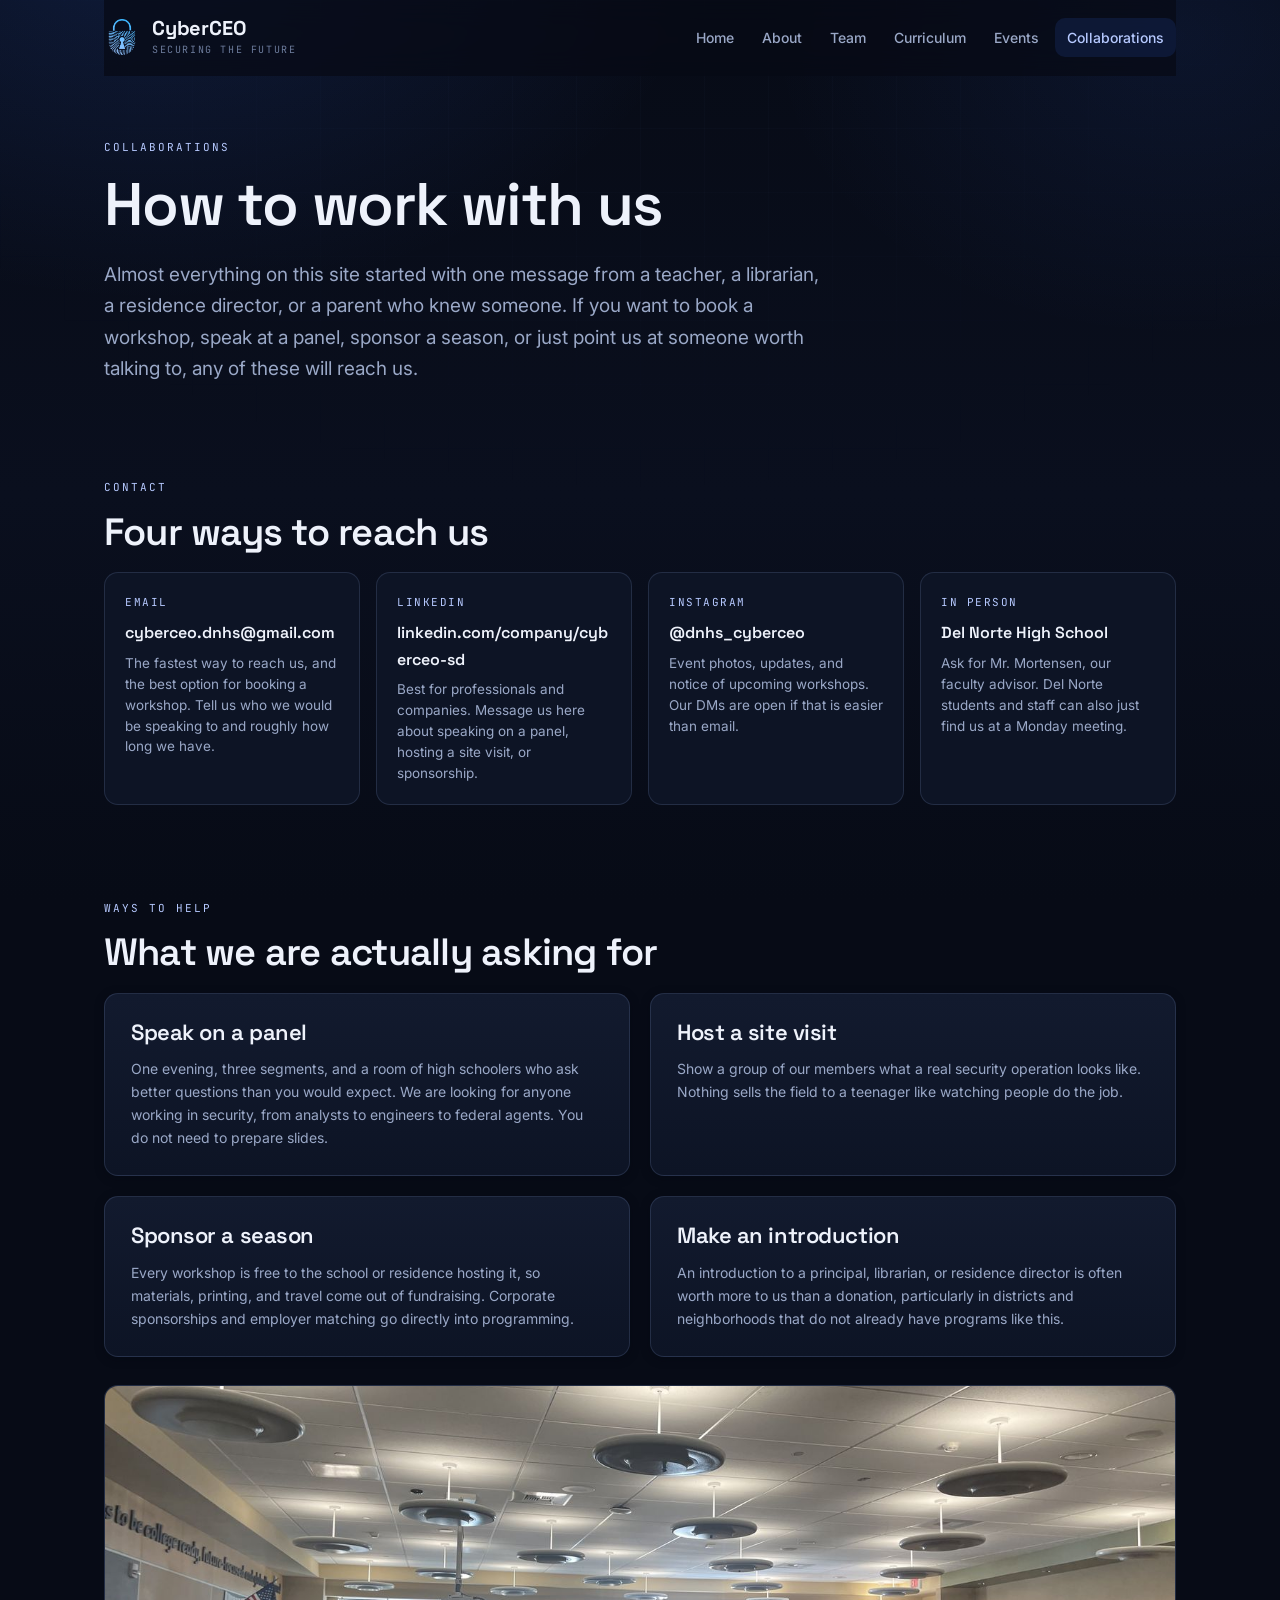
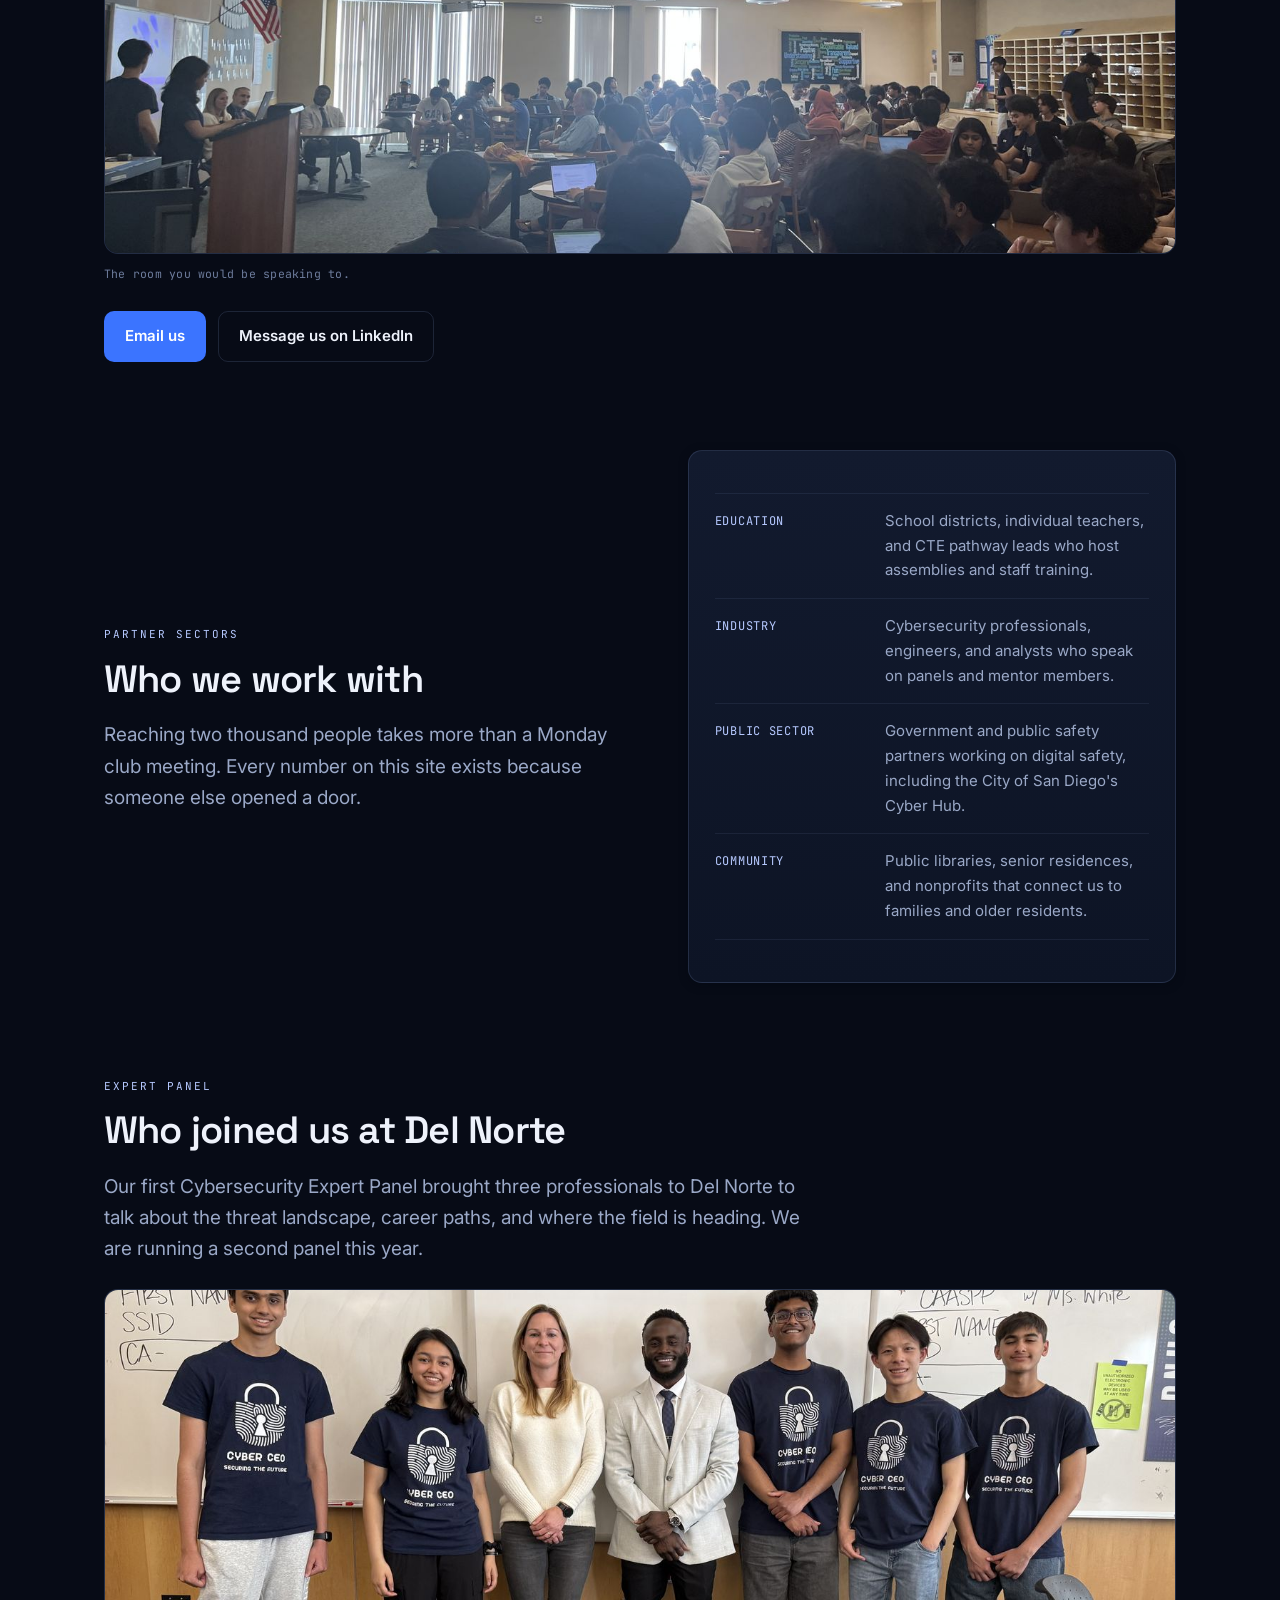
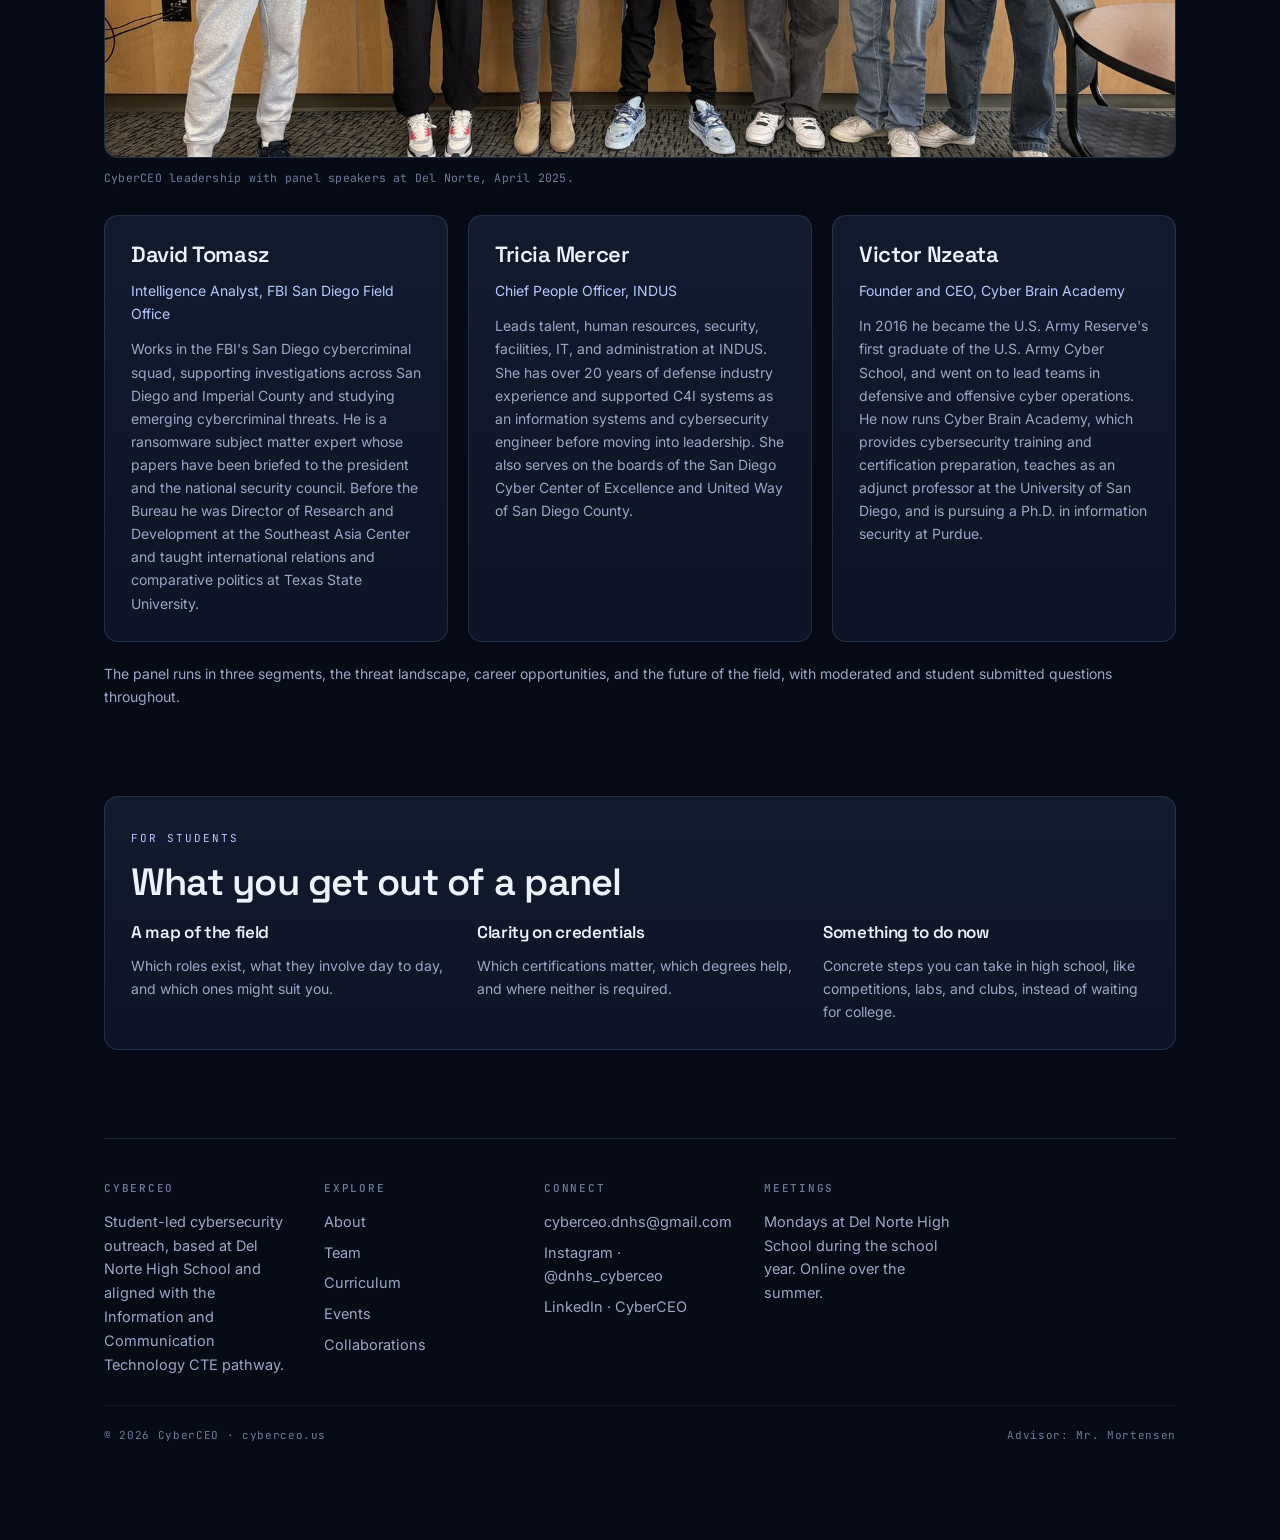
<file: collaborations.html>
<!doctype html>
<html lang="en">
<head>
<meta charset="utf-8">
<meta name="viewport" content="width=device-width, initial-scale=1">
<title>Collaborations · CyberCEO</title>
<meta name="description" content="How to work with CyberCEO: booking workshops, speaking on panels, sponsorship, and how to reach us.">
<link rel="preconnect" href="https://fonts.googleapis.com">
<link rel="preconnect" href="https://fonts.gstatic.com" crossorigin>
<link href="https://fonts.googleapis.com/css2?family=Space+Grotesk:wght@500;600;700&family=Inter:wght@400;500;600&family=JetBrains+Mono:wght@400;500&display=swap" rel="stylesheet">
<link rel="stylesheet" href="assets/styles.css">
<script>document.documentElement.className += " js";</script>
</head>
<body>
<div class="progress" aria-hidden="true"></div>
<a class="skip" href="#main">Skip to content</a>

<div class="page">

  <header class="site-header">
    <a class="brand" href="index.html">
      <img class="brand-logo" src="assets/logo-mark.png" alt="">
      <span>
        <span class="brand-name">CyberCEO</span>
        <span class="brand-tag">Securing the future</span>
      </span>
    </a>
    <button class="nav-toggle" aria-expanded="false" aria-controls="primary-nav">Menu</button>
    <nav class="nav" id="primary-nav" aria-label="Primary">
      <a href="index.html">Home</a>
      <a href="about.html">About</a>
      <a href="team.html">Team</a>
      <a href="curriculum.html">Curriculum</a>
      <a href="events.html">Events</a>
      <a href="collaborations.html" aria-current="page">Collaborations</a>
    </nav>
  </header>

  <main id="main">

    <section class="reveal">
      <p class="eyebrow">Collaborations</p>
      <h1 class="h-xl">How to work with us</h1>
      <p class="lead">
        Almost everything on this site started with one message from a teacher, a
        librarian, a residence director, or a parent who knew someone. If you want to book
        a workshop, speak at a panel, sponsor a season, or just point us at someone worth
        talking to, any of these will reach us.
      </p>
    </section>

    <section class="reveal">
      <p class="eyebrow">Contact</p>
      <h2 class="h-lg">Four ways to reach us</h2>
      <div class="channels">
        <a class="channel" href="mailto:cyberceo.dnhs@gmail.com">
          <span class="label">Email</span>
          <span class="value">cyberceo.dnhs@gmail.com</span>
          <span class="note">The fastest way to reach us, and the best option for booking a workshop. Tell us who we would be speaking to and roughly how long we have.</span>
        </a>
        <a class="channel" href="https://www.linkedin.com/company/cyberceo-sd/" rel="noopener">
          <span class="label">LinkedIn</span>
          <span class="value">linkedin.com/company/cyberceo-sd</span>
          <span class="note">Best for professionals and companies. Message us here about speaking on a panel, hosting a site visit, or sponsorship.</span>
        </a>
        <a class="channel" href="https://www.instagram.com/dnhs_cyberceo/" rel="noopener">
          <span class="label">Instagram</span>
          <span class="value">@dnhs_cyberceo</span>
          <span class="note">Event photos, updates, and notice of upcoming workshops. Our DMs are open if that is easier than email.</span>
        </a>
        <div class="channel">
          <span class="label">In person</span>
          <span class="value">Del Norte High School</span>
          <span class="note">Ask for Mr. Mortensen, our faculty advisor. Del Norte students and staff can also just find us at a Monday meeting.</span>
        </div>
      </div>
    </section>

    <section class="reveal">
      <p class="eyebrow">Ways to help</p>
      <h2 class="h-lg">What we are actually asking for</h2>
      <div class="grid grid-2" style="grid-template-columns:repeat(auto-fit,minmax(400px,1fr))">

        <div class="card card-hover">
          <h3 class="h-md">Speak on a panel</h3>
          <p class="dim small">
            One evening, three segments, and a room of high schoolers who ask better
            questions than you would expect. We are looking for anyone working in security,
            from analysts to engineers to federal agents. You do not need to prepare slides.
          </p>
        </div>

        <div class="card card-hover">
          <h3 class="h-md">Host a site visit</h3>
          <p class="dim small">
            Show a group of our members what a real security operation looks like. Nothing
            sells the field to a teenager like watching people do the job.
          </p>
        </div>

        <div class="card card-hover">
          <h3 class="h-md">Sponsor a season</h3>
          <p class="dim small">
            Every workshop is free to the school or residence hosting it, so materials,
            printing, and travel come out of fundraising. Corporate sponsorships and
            employer matching go directly into programming.
          </p>
        </div>

        <div class="card card-hover">
          <h3 class="h-md">Make an introduction</h3>
          <p class="dim small">
            An introduction to a principal, librarian, or residence director is often worth
            more to us than a donation, particularly in districts and neighborhoods that do
            not already have programs like this.
          </p>
        </div>

      </div>

      <figure class="band" style="margin-top:28px">
        <img class="zoomable" src="assets/photos/panel-audience.jpg" alt="A full room of high school students listening to the Cybersecurity Expert Panel" loading="lazy" decoding="async">
        <figcaption>The room you would be speaking to.</figcaption>
      </figure>

      <div class="btn-row" style="margin-top:28px">
        <a class="btn" href="mailto:cyberceo.dnhs@gmail.com?subject=Partnering%20with%20CyberCEO">Email us</a>
        <a class="btn btn-ghost" href="https://www.linkedin.com/company/cyberceo-sd/" rel="noopener">Message us on LinkedIn</a>
      </div>
    </section>

    <section class="split reveal">
      <div>
        <p class="eyebrow">Partner sectors</p>
        <h2 class="h-lg">Who we work with</h2>
        <p class="lead">
          Reaching two thousand people takes more than a Monday club meeting. Every number
          on this site exists because someone else opened a door.
        </p>
      </div>
      <div class="card">
        <dl class="deflist">
          <div class="defrow"><dt>Education</dt><dd>School districts, individual teachers, and CTE pathway leads who host assemblies and staff training.</dd></div>
          <div class="defrow"><dt>Industry</dt><dd>Cybersecurity professionals, engineers, and analysts who speak on panels and mentor members.</dd></div>
          <div class="defrow"><dt>Public sector</dt><dd>Government and public safety partners working on digital safety, including the City of San Diego's Cyber Hub.</dd></div>
          <div class="defrow"><dt>Community</dt><dd>Public libraries, senior residences, and nonprofits that connect us to families and older residents.</dd></div>
        </dl>
      </div>
    </section>

    <section class="reveal">
      <p class="eyebrow">Expert panel</p>
      <h2 class="h-lg">Who joined us at Del Norte</h2>
      <p class="lead">
        Our first Cybersecurity Expert Panel brought three professionals to Del Norte to
        talk about the threat landscape, career paths, and where the field is heading. We
        are running a second panel this year.
      </p>
      <figure class="band" style="margin-bottom:28px">
        <img class="zoomable" src="assets/photos/panel-group.jpg" alt="CyberCEO student leadership standing with the Cybersecurity Expert Panel speakers in a Del Norte classroom" loading="lazy" decoding="async">
        <figcaption>CyberCEO leadership with panel speakers at Del Norte, April 2025.</figcaption>
      </figure>

      <div class="grid grid-3">

        <div class="card card-hover">
          <h3 class="h-md">David Tomasz</h3>
          <p class="small" style="color:var(--brand-soft);margin-bottom:12px">
            Intelligence Analyst, FBI San Diego Field Office
          </p>
          <p class="dim small">
            Works in the FBI's San Diego cybercriminal squad, supporting investigations
            across San Diego and Imperial County and studying emerging cybercriminal
            threats. He is a ransomware subject matter expert whose papers have been briefed
            to the president and the national security council. Before the Bureau he was
            Director of Research and Development at the Southeast Asia Center and taught
            international relations and comparative politics at Texas State University.
          </p>
        </div>

        <div class="card card-hover">
          <h3 class="h-md">Tricia Mercer</h3>
          <p class="small" style="color:var(--brand-soft);margin-bottom:12px">
            Chief People Officer, INDUS
          </p>
          <p class="dim small">
            Leads talent, human resources, security, facilities, IT, and administration at
            INDUS. She has over 20 years of defense industry experience and supported C4I
            systems as an information systems and cybersecurity engineer before moving into
            leadership. She also serves on the boards of the San Diego Cyber Center of
            Excellence and United Way of San Diego County.
          </p>
        </div>

        <div class="card card-hover">
          <h3 class="h-md">Victor Nzeata</h3>
          <p class="small" style="color:var(--brand-soft);margin-bottom:12px">
            Founder and CEO, Cyber Brain Academy
          </p>
          <p class="dim small">
            In 2016 he became the U.S. Army Reserve's first graduate of the U.S. Army Cyber
            School, and went on to lead teams in defensive and offensive cyber operations.
            He now runs Cyber Brain Academy, which provides cybersecurity training and
            certification preparation, teaches as an adjunct professor at the University of
            San Diego, and is pursuing a Ph.D. in information security at Purdue.
          </p>
        </div>

      </div>
      <p class="small dim" style="margin-top:20px">
        The panel runs in three segments, the threat landscape, career opportunities, and
        the future of the field, with moderated and student submitted questions throughout.
      </p>
    </section>

    <section class="card reveal">
      <p class="eyebrow">For students</p>
      <h2 class="h-lg">What you get out of a panel</h2>
      <div class="grid grid-3">
        <div>
          <h3 class="h-md" style="font-size:17px">A map of the field</h3>
          <p class="dim small">Which roles exist, what they involve day to day, and which ones might suit you.</p>
        </div>
        <div>
          <h3 class="h-md" style="font-size:17px">Clarity on credentials</h3>
          <p class="dim small">Which certifications matter, which degrees help, and where neither is required.</p>
        </div>
        <div>
          <h3 class="h-md" style="font-size:17px">Something to do now</h3>
          <p class="dim small">Concrete steps you can take in high school, like competitions, labs, and clubs, instead of waiting for college.</p>
        </div>
      </div>
    </section>

  </main>

  <footer class="site-footer">
    <div>
      <h5>CyberCEO</h5>
      <p class="small dim">Student-led cybersecurity outreach, based at Del Norte High School and aligned with the Information and Communication Technology CTE pathway.</p>
    </div>
    <div>
      <h5>Explore</h5>
      <a href="about.html">About</a>
      <a href="team.html">Team</a>
      <a href="curriculum.html">Curriculum</a>
      <a href="events.html">Events</a>
      <a href="collaborations.html">Collaborations</a>
    </div>
    <div>
      <h5>Connect</h5>
      <a href="mailto:cyberceo.dnhs@gmail.com">cyberceo.dnhs@gmail.com</a>
      <a href="https://www.instagram.com/dnhs_cyberceo/" rel="noopener">Instagram · @dnhs_cyberceo</a>
      <a href="https://www.linkedin.com/company/cyberceo-sd/" rel="noopener">LinkedIn · CyberCEO</a>
    </div>
    <div>
      <h5>Meetings</h5>
      <p class="small dim">Mondays at Del Norte High School during the school year. Online over the summer.</p>
    </div>
    <div class="colophon">
      <span>© 2026 CyberCEO · cyberceo.us</span>
      <span>Advisor: Mr. Mortensen</span>
    </div>
  </footer>

</div>
<script src="assets/app.js"></script>
</body>
</html>
</file>
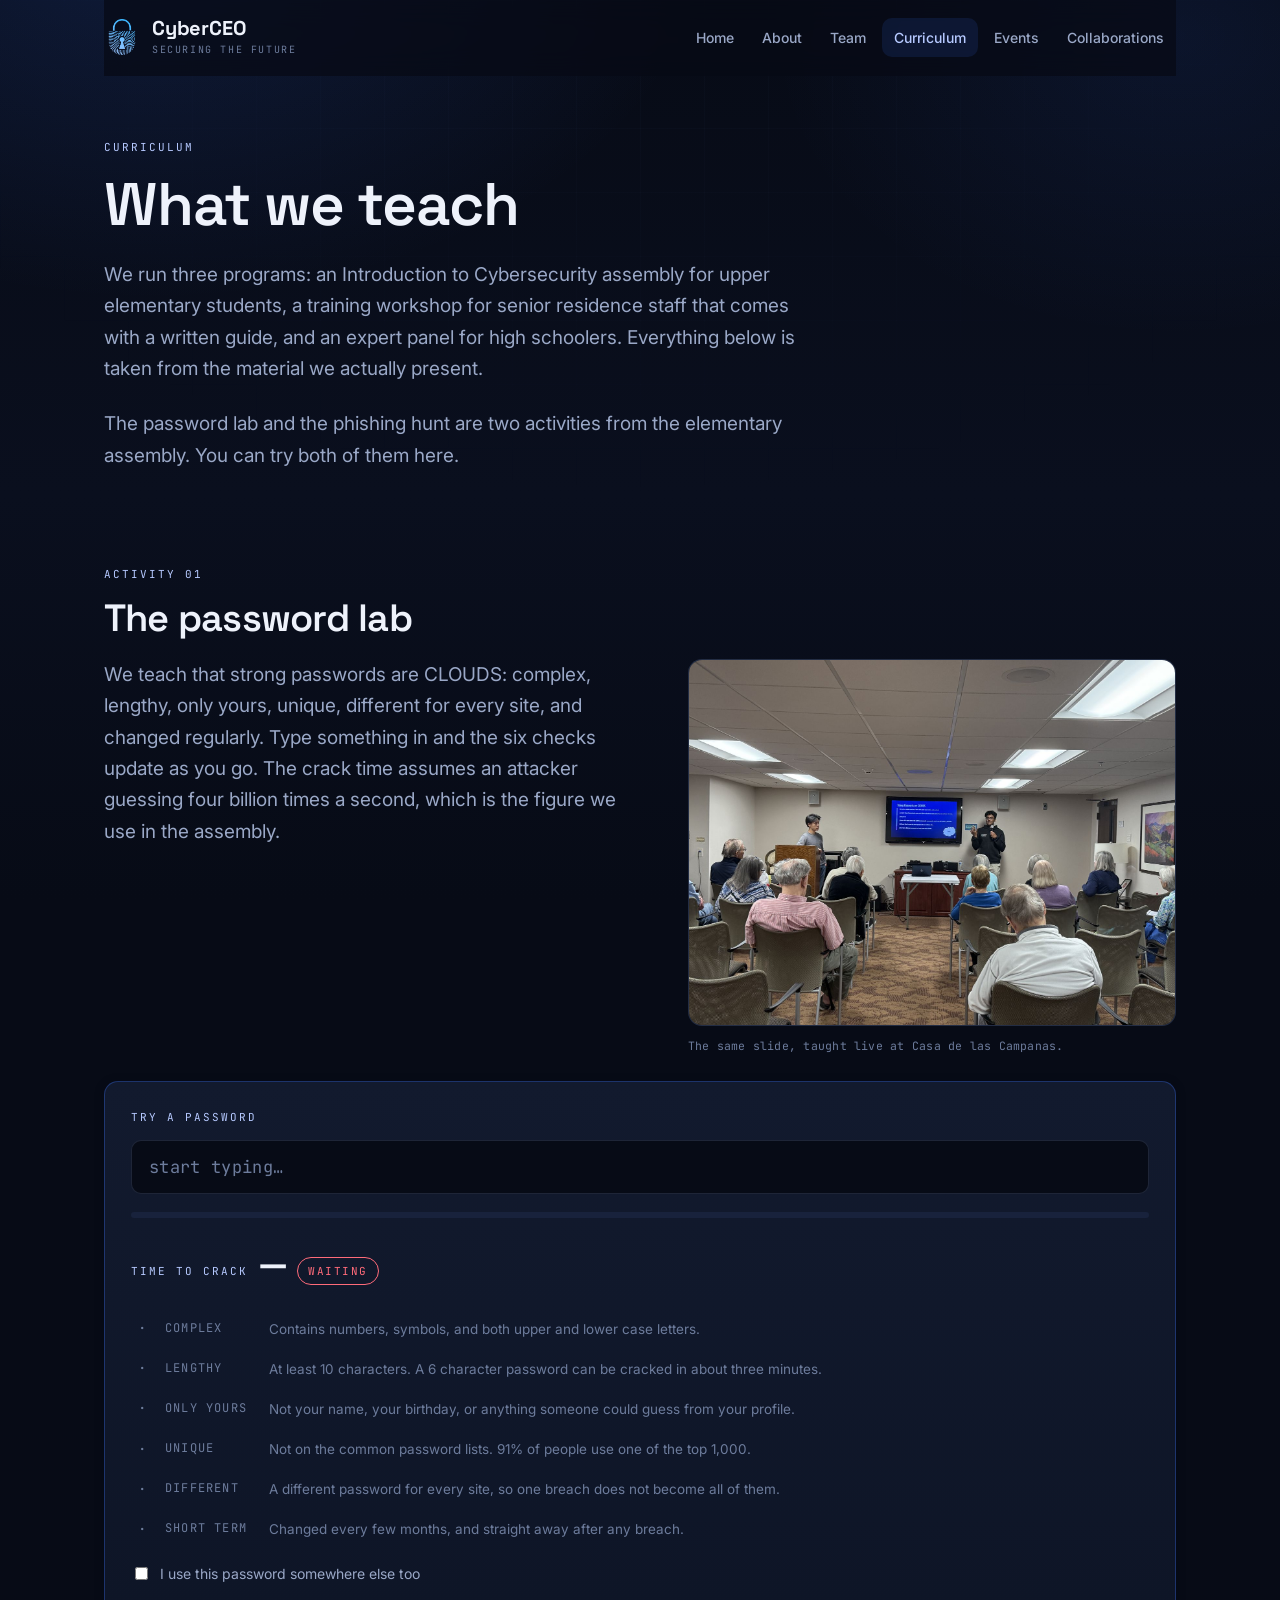
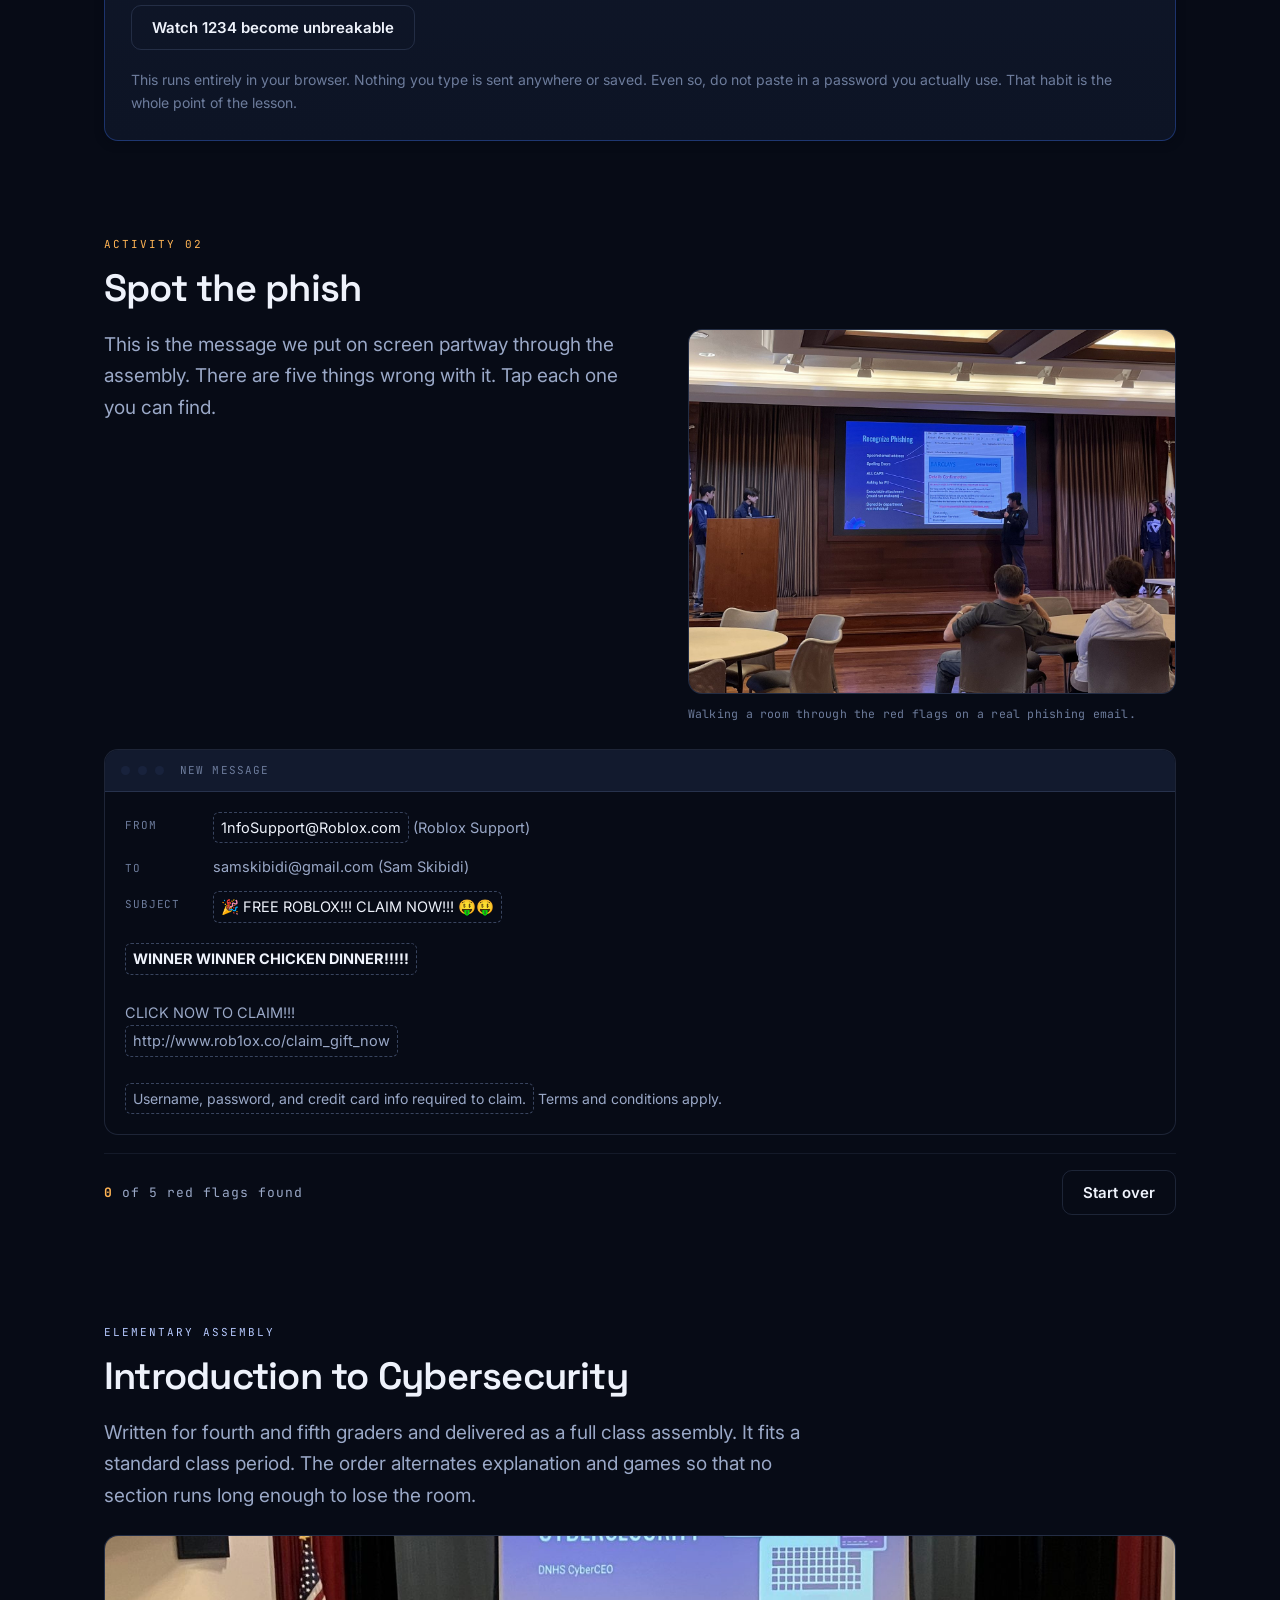
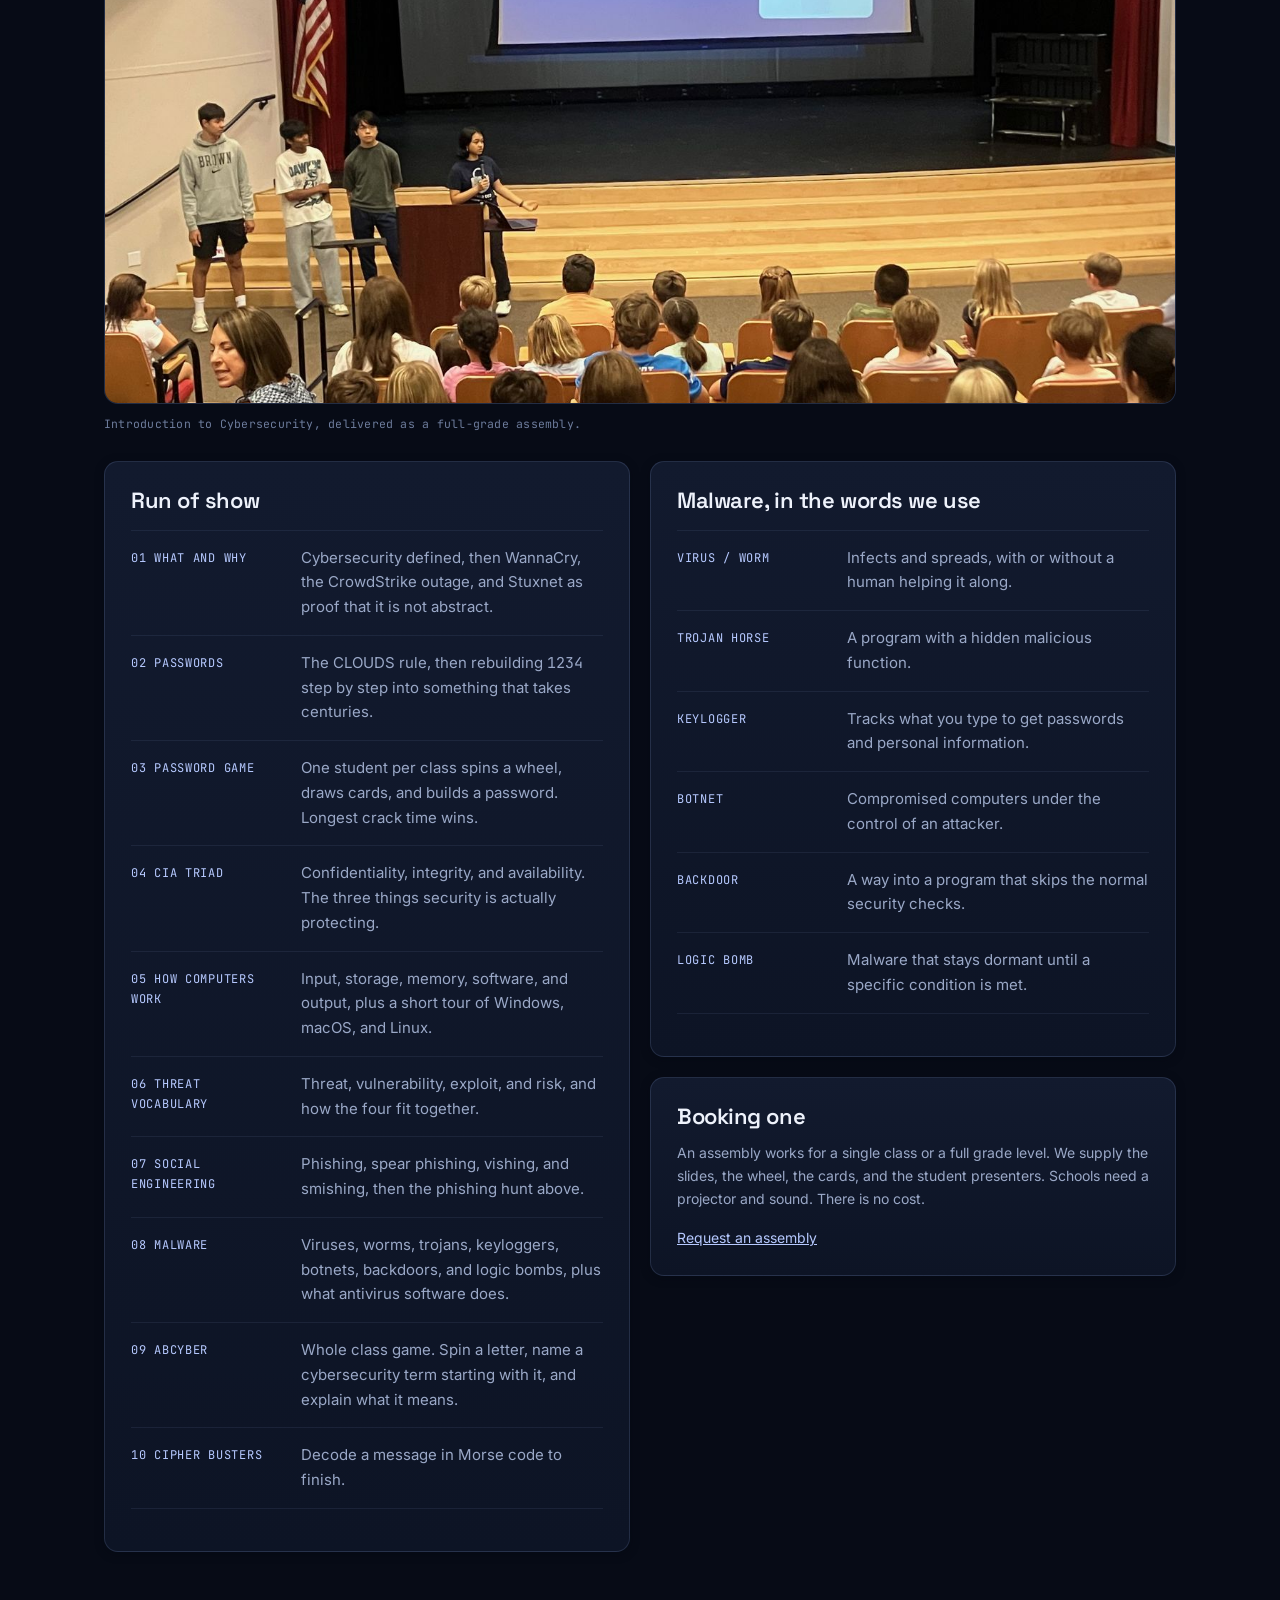
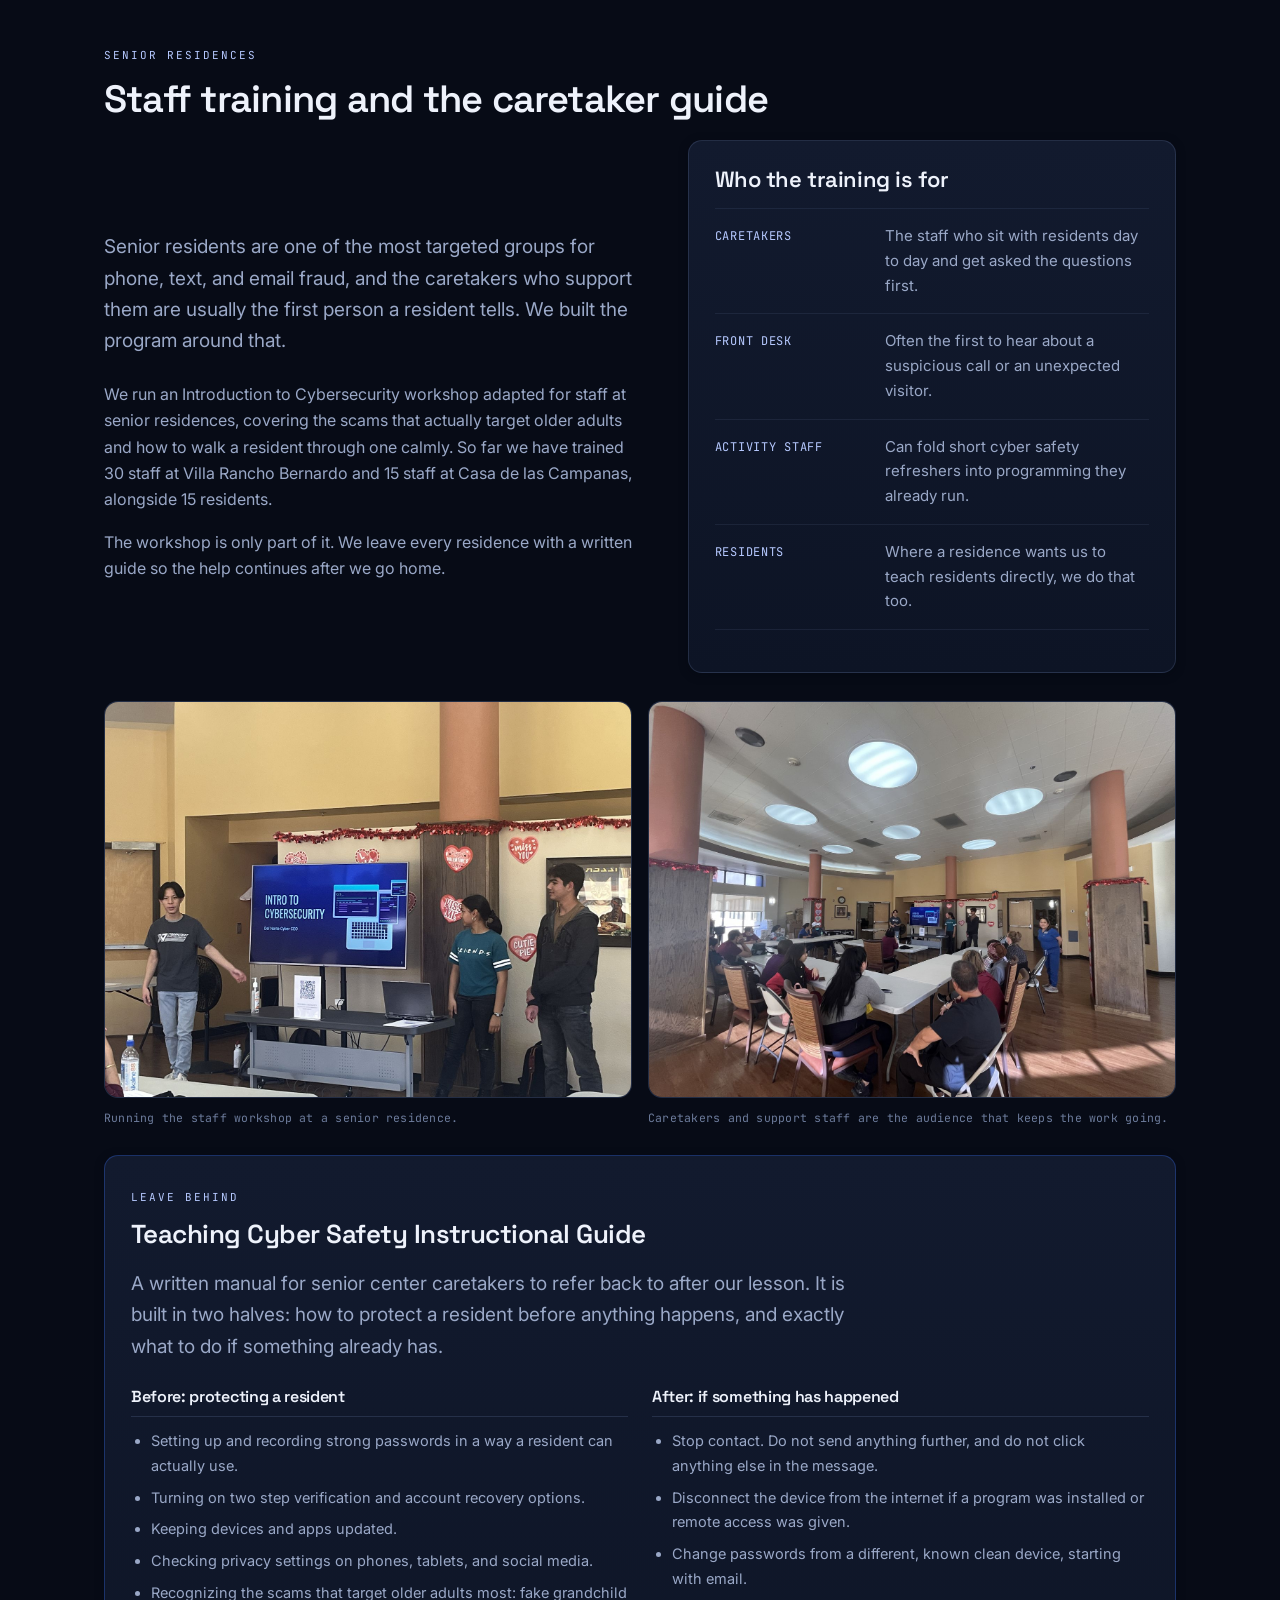
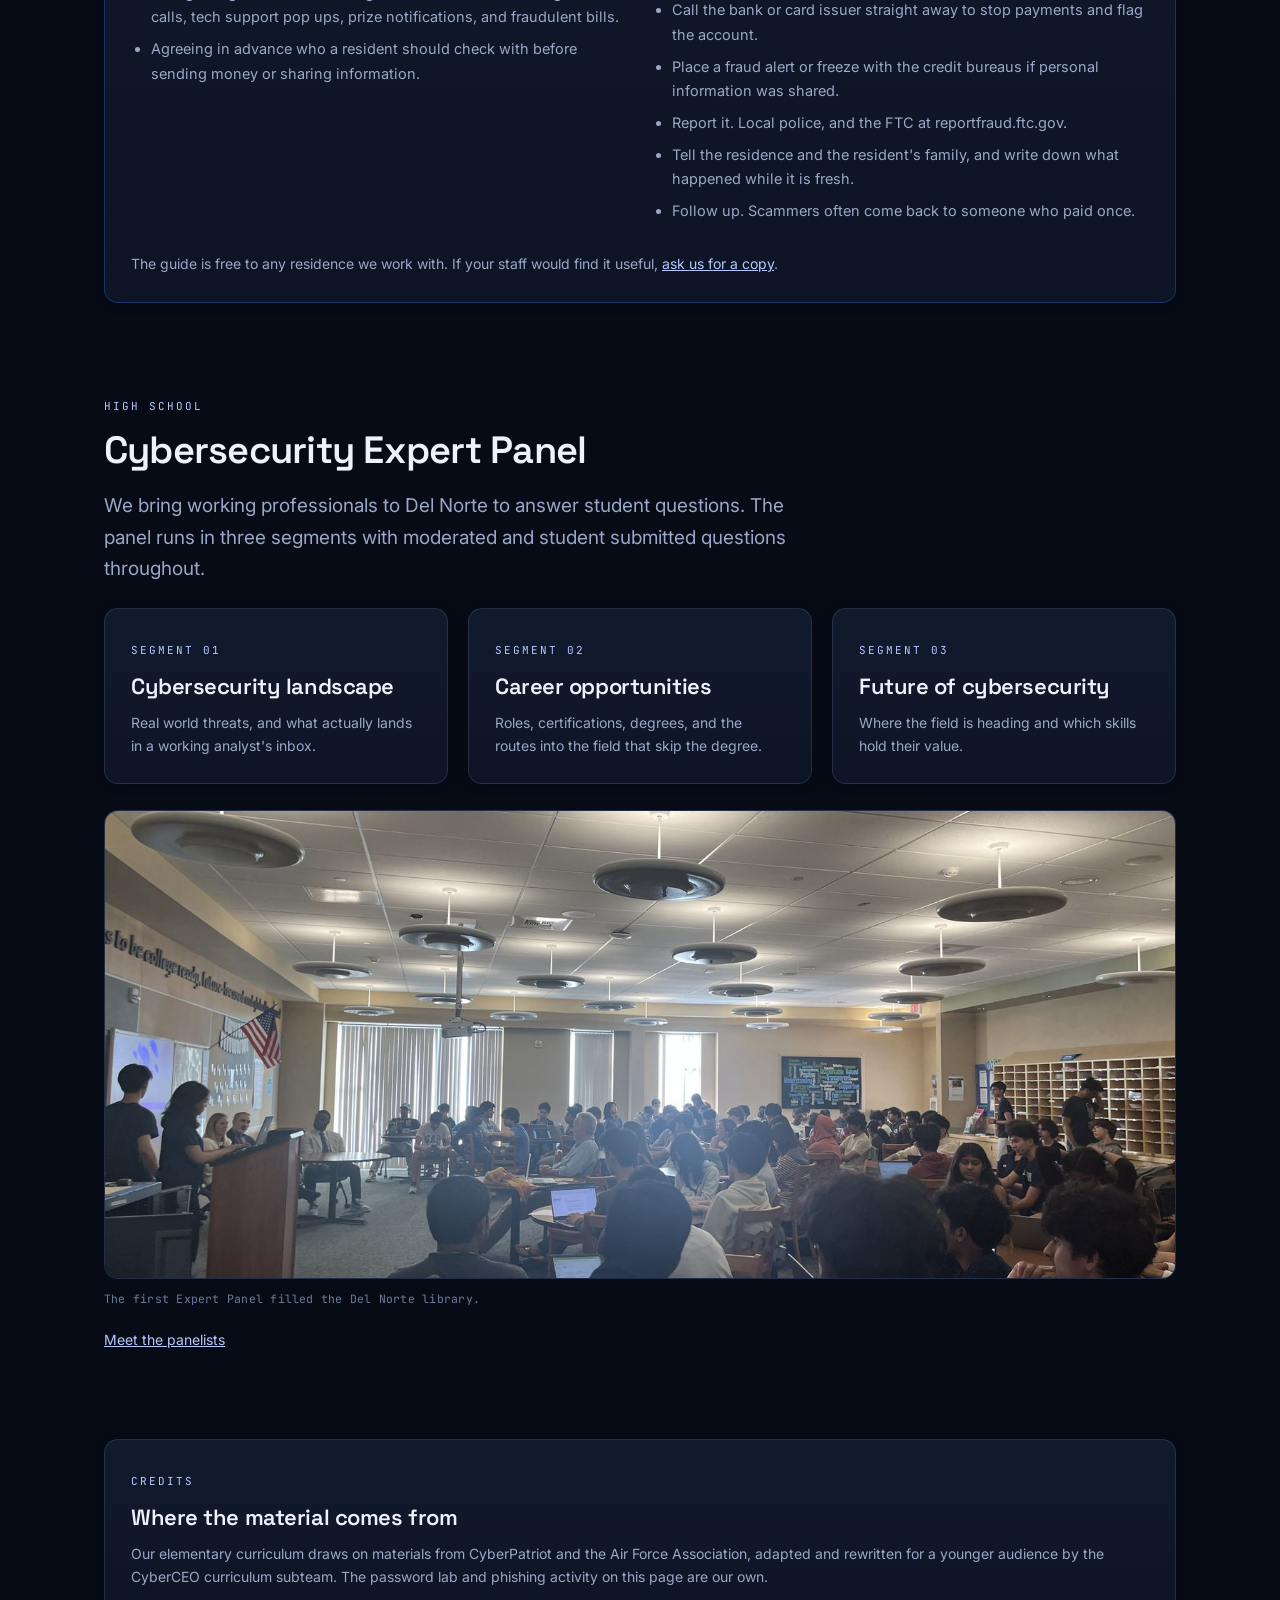
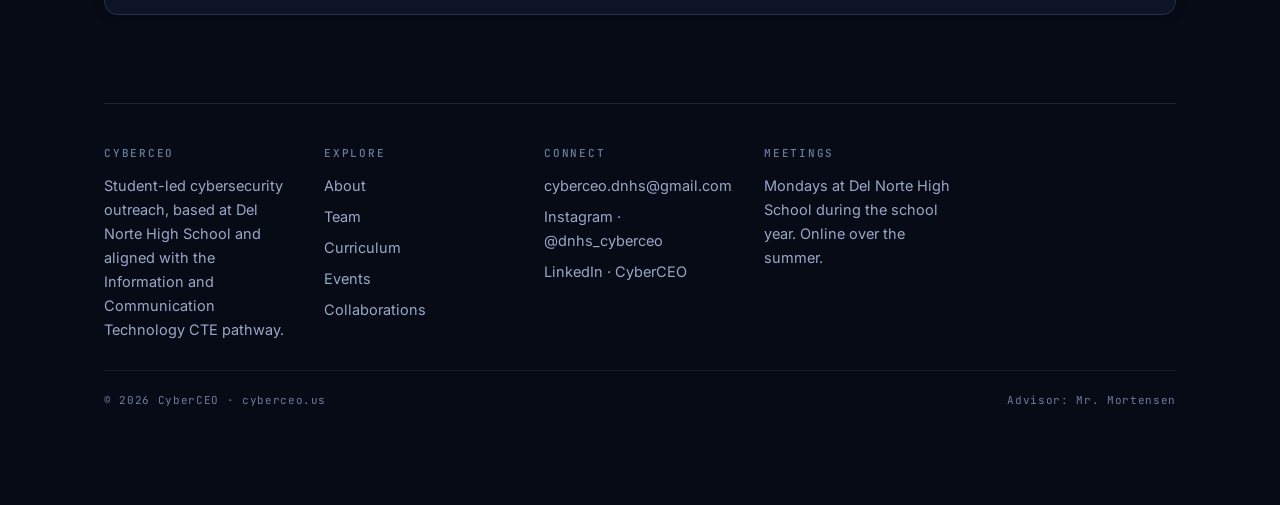
<file: curriculum.html>
<!doctype html>
<html lang="en">
<head>
<meta charset="utf-8">
<meta name="viewport" content="width=device-width, initial-scale=1">
<title>Curriculum · CyberCEO</title>
<meta name="description" content="What CyberCEO teaches: the elementary Introduction to Cybersecurity assembly, senior residence staff training and caretaker guide, and the high school expert panel.">
<link rel="preconnect" href="https://fonts.googleapis.com">
<link rel="preconnect" href="https://fonts.gstatic.com" crossorigin>
<link href="https://fonts.googleapis.com/css2?family=Space+Grotesk:wght@500;600;700&family=Inter:wght@400;500;600&family=JetBrains+Mono:wght@400;500&display=swap" rel="stylesheet">
<link rel="stylesheet" href="assets/styles.css">
<script>document.documentElement.className += " js";</script>
</head>
<body>
<div class="progress" aria-hidden="true"></div>
<a class="skip" href="#main">Skip to content</a>

<div class="page">

  <header class="site-header">
    <a class="brand" href="index.html">
      <img class="brand-logo" src="assets/logo-mark.png" alt="">
      <span>
        <span class="brand-name">CyberCEO</span>
        <span class="brand-tag">Securing the future</span>
      </span>
    </a>
    <button class="nav-toggle" aria-expanded="false" aria-controls="primary-nav">Menu</button>
    <nav class="nav" id="primary-nav" aria-label="Primary">
      <a href="index.html">Home</a>
      <a href="about.html">About</a>
      <a href="team.html">Team</a>
      <a href="curriculum.html" aria-current="page">Curriculum</a>
      <a href="events.html">Events</a>
      <a href="collaborations.html">Collaborations</a>
    </nav>
  </header>

  <main id="main">

    <section class="reveal">
      <p class="eyebrow">Curriculum</p>
      <h1 class="h-xl">What we teach</h1>
      <p class="lead">
        We run three programs: an Introduction to Cybersecurity assembly for upper
        elementary students, a training workshop for senior residence staff that comes with
        a written guide, and an expert panel for high schoolers. Everything below is taken
        from the material we actually present.
      </p>
      <p class="lead">
        The password lab and the phishing hunt are two activities from the elementary
        assembly. You can try both of them here.
      </p>
    </section>

    <!-- ============ PASSWORD LAB ============ -->
    <section class="reveal">
      <p class="eyebrow">Activity 01</p>
      <h2 class="h-lg">The password lab</h2>
      <div class="split" style="margin-bottom:26px;align-items:start">
        <p class="lead" style="margin:0">
          We teach that strong passwords are CLOUDS: complex, lengthy, only yours, unique,
          different for every site, and changed regularly. Type something in and the six
          checks update as you go. The crack time assumes an attacker guessing four billion
          times a second, which is the figure we use in the assembly.
        </p>
        <figure class="media">
          <img class="zoomable" src="assets/photos/seniors-casa-clouds.jpg" alt="CyberCEO members presenting the CLOUDS password rule to residents at Casa de las Campanas" loading="lazy" decoding="async">
          <figcaption>The same slide, taught live at Casa de las Campanas.</figcaption>
        </figure>
      </div>

      <div class="card lab">
        <div class="pw-input-wrap">
          <label class="eyebrow" for="pw-input" style="display:block">Try a password</label>
          <input class="pw-input" id="pw-input" type="text" autocomplete="off" autocapitalize="off"
                 spellcheck="false" placeholder="start typing…"
                 aria-describedby="pw-privacy">
        </div>

        <div class="meter" role="img" aria-label="Password strength meter">
          <div class="meter-fill" id="pw-fill"></div>
        </div>

        <div class="pw-readout">
          <span class="eyebrow" style="margin:0">Time to crack</span>
          <span class="pw-time" id="pw-time" aria-live="polite">—</span>
          <span class="pw-verdict" id="pw-verdict">Waiting</span>
        </div>

        <div class="clouds">
          <div class="cloud" data-cloud="c"><span class="mark">·</span><span class="letter">Complex</span><span>Contains numbers, symbols, and both upper and lower case letters.</span></div>
          <div class="cloud" data-cloud="l"><span class="mark">·</span><span class="letter">Lengthy</span><span>At least 10 characters. A 6 character password can be cracked in about three minutes.</span></div>
          <div class="cloud" data-cloud="o"><span class="mark">·</span><span class="letter">Only yours</span><span>Not your name, your birthday, or anything someone could guess from your profile.</span></div>
          <div class="cloud" data-cloud="u"><span class="mark">·</span><span class="letter">Unique</span><span>Not on the common password lists. 91% of people use one of the top 1,000.</span></div>
          <div class="cloud" data-cloud="d"><span class="mark">·</span><span class="letter">Different</span><span>A different password for every site, so one breach does not become all of them.</span></div>
          <div class="cloud" data-cloud="s"><span class="mark">·</span><span class="letter">Short term</span><span>Changed every few months, and straight away after any breach.</span></div>
        </div>

        <label class="small dim" style="display:flex;gap:9px;align-items:center;margin-top:16px;cursor:pointer">
          <input type="checkbox" id="pw-reused"> I use this password somewhere else too
        </label>

        <div class="btn-row" style="margin-top:20px">
          <button class="btn btn-ghost" id="pw-demo" type="button">Watch 1234 become unbreakable</button>
        </div>

        <p class="small" id="pw-privacy" style="margin-top:18px;color:var(--text-faint)">
          This runs entirely in your browser. Nothing you type is sent anywhere or saved.
          Even so, do not paste in a password you actually use. That habit is the whole
          point of the lesson.
        </p>
      </div>
    </section>

    <!-- ============ PHISH HUNT ============ -->
    <section class="reveal">
      <p class="eyebrow signal">Activity 02</p>
      <h2 class="h-lg">Spot the phish</h2>
      <div class="split" style="margin-bottom:26px;align-items:start">
        <p class="lead" style="margin:0">
          This is the message we put on screen partway through the assembly. There are five
          things wrong with it. Tap each one you can find.
        </p>
        <figure class="media">
          <img class="zoomable" src="assets/photos/seniors-casa-phishing.jpg" alt="A CyberCEO member pointing out the red flags on a phishing email projected on screen" loading="lazy" decoding="async">
          <figcaption>Walking a room through the red flags on a real phishing email.</figcaption>
        </figure>
      </div>

      <div id="phish-hunt">
        <div class="inbox">
          <div class="inbox-bar">
            <span class="dot"></span><span class="dot"></span><span class="dot"></span>
            <span style="margin-left:8px">New message</span>
          </div>
          <div class="inbox-body">
            <div class="mail-row">
              <span class="k">From</span>
              <span>
                <button class="flag" aria-pressed="false"
                        data-explain="Spoofed sender. The address reads 1nfoSupport, with a digit 1 in place of the letter i. Real Roblox mail does not come from there.">1nfoSupport@Roblox.com</button>
                <span class="dim"> (Roblox Support)</span>
              </span>
            </div>
            <div class="mail-row">
              <span class="k">To</span>
              <span class="dim">samskibidi@gmail.com (Sam Skibidi)</span>
            </div>
            <div class="mail-row">
              <span class="k">Subject</span>
              <span>
                <button class="flag" aria-pressed="false"
                        data-explain="All caps and a wall of exclamation marks. Real companies do not write like this. The excitement is there to stop you reading carefully.">🎉 FREE ROBLOX!!! CLAIM NOW!!! 🤑🤑</button>
              </span>
            </div>
            <div class="mail-body" style="margin-top:8px">
              <p class="shout">
                <button class="flag" aria-pressed="false"
                        data-explain="Too good to be true. Nobody hands out free currency to a random inbox. If it feels like winning a prize you never entered, it is bait.">WINNER WINNER CHICKEN DINNER!!!!!</button>
              </p>
              <p>
                CLICK NOW TO CLAIM!!!<br>
                <button class="flag" aria-pressed="false"
                        data-explain="Look closely at the link. It says rob1ox.co, not roblox.com. A digit swapped into the name and a different ending. Always read the address before clicking.">http://www.rob1ox.co/claim_gift_now</button>
              </p>
              <p class="small">
                <button class="flag" aria-pressed="false"
                        data-explain="It asks for personal information. No real service needs your password, and none of them need your credit card to give you something free.">Username, password, and credit card info required to claim.</button>
                Terms and conditions apply.
              </p>
            </div>
          </div>
        </div>

        <div class="hunt-status">
          <span class="hunt-count" id="hunt-count" aria-live="polite">0 of 5 red flags found</span>
          <button class="btn btn-ghost" id="hunt-reset" type="button">Start over</button>
        </div>

        <ul class="hunt-log" id="hunt-log"></ul>

        <div class="hunt-win" id="hunt-win" hidden>
          <strong>That is all five.</strong> Too good to be true, all caps, a lookalike
          link, a request for personal information, and a spoofed sender. Any one of them
          on its own is enough to delete the message. You do not need to find all five to
          be safe.
        </div>
      </div>
    </section>

    <!-- ============ ELEMENTARY ============ -->
    <section id="elementary" class="reveal">
      <p class="eyebrow">Elementary assembly</p>
      <h2 class="h-lg">Introduction to Cybersecurity</h2>
      <p class="lead">
        Written for fourth and fifth graders and delivered as a full class assembly. It fits
        a standard class period. The order alternates explanation and games so that no
        section runs long enough to lose the room.
      </p>

      <figure class="band" style="margin-bottom:28px">
        <img class="zoomable" src="assets/photos/assembly-auditorium.jpg" alt="Four CyberCEO members on stage presenting Introduction to Cybersecurity to a seated elementary audience" loading="lazy" decoding="async">
        <figcaption>Introduction to Cybersecurity, delivered as a full-grade assembly.</figcaption>
      </figure>

      <div class="grid grid-2">
        <div class="card">
          <h3 class="h-md">Run of show</h3>
          <dl class="deflist">
            <div class="defrow"><dt>01 What and why</dt><dd>Cybersecurity defined, then WannaCry, the CrowdStrike outage, and Stuxnet as proof that it is not abstract.</dd></div>
            <div class="defrow"><dt>02 Passwords</dt><dd>The CLOUDS rule, then rebuilding <span style="font-family:var(--font-mono)">1234</span> step by step into something that takes centuries.</dd></div>
            <div class="defrow"><dt>03 Password game</dt><dd>One student per class spins a wheel, draws cards, and builds a password. Longest crack time wins.</dd></div>
            <div class="defrow"><dt>04 CIA triad</dt><dd>Confidentiality, integrity, and availability. The three things security is actually protecting.</dd></div>
            <div class="defrow"><dt>05 How computers work</dt><dd>Input, storage, memory, software, and output, plus a short tour of Windows, macOS, and Linux.</dd></div>
            <div class="defrow"><dt>06 Threat vocabulary</dt><dd>Threat, vulnerability, exploit, and risk, and how the four fit together.</dd></div>
            <div class="defrow"><dt>07 Social engineering</dt><dd>Phishing, spear phishing, vishing, and smishing, then the phishing hunt above.</dd></div>
            <div class="defrow"><dt>08 Malware</dt><dd>Viruses, worms, trojans, keyloggers, botnets, backdoors, and logic bombs, plus what antivirus software does.</dd></div>
            <div class="defrow"><dt>09 ABCyber</dt><dd>Whole class game. Spin a letter, name a cybersecurity term starting with it, and explain what it means.</dd></div>
            <div class="defrow"><dt>10 Cipher busters</dt><dd>Decode a message in Morse code to finish.</dd></div>
          </dl>
        </div>

        <div>
          <div class="card" style="margin-bottom:20px">
            <h3 class="h-md">Malware, in the words we use</h3>
            <dl class="deflist">
              <div class="defrow"><dt>Virus / worm</dt><dd>Infects and spreads, with or without a human helping it along.</dd></div>
              <div class="defrow"><dt>Trojan horse</dt><dd>A program with a hidden malicious function.</dd></div>
              <div class="defrow"><dt>Keylogger</dt><dd>Tracks what you type to get passwords and personal information.</dd></div>
              <div class="defrow"><dt>Botnet</dt><dd>Compromised computers under the control of an attacker.</dd></div>
              <div class="defrow"><dt>Backdoor</dt><dd>A way into a program that skips the normal security checks.</dd></div>
              <div class="defrow"><dt>Logic bomb</dt><dd>Malware that stays dormant until a specific condition is met.</dd></div>
            </dl>
          </div>
          <div class="card">
            <h3 class="h-md">Booking one</h3>
            <p class="dim small">
              An assembly works for a single class or a full grade level. We supply the
              slides, the wheel, the cards, and the student presenters. Schools need a
              projector and sound. There is no cost.
            </p>
            <p class="small" style="margin-top:14px"><a href="mailto:cyberceo.dnhs@gmail.com?subject=Elementary%20assembly%20request">Request an assembly</a></p>
          </div>
        </div>
      </div>
    </section>

    <!-- ============ SENIORS ============ -->
    <section id="seniors" class="reveal">
      <p class="eyebrow">Senior residences</p>
      <h2 class="h-lg">Staff training and the caretaker guide</h2>

      <div class="split" style="margin-bottom:28px">
        <div>
          <p class="lead">
            Senior residents are one of the most targeted groups for phone, text, and email
            fraud, and the caretakers who support them are usually the first person a
            resident tells. We built the program around that.
          </p>
          <p class="dim">
            We run an Introduction to Cybersecurity workshop adapted for staff at senior
            residences, covering the scams that actually target older adults and how to walk
            a resident through one calmly. So far we have trained 30 staff at Villa Rancho
            Bernardo and 15 staff at Casa de las Campanas, alongside 15 residents.
          </p>
          <p class="dim">
            The workshop is only part of it. We leave every residence with a written guide
            so the help continues after we go home.
          </p>
        </div>
        <div class="card">
          <h3 class="h-md">Who the training is for</h3>
          <dl class="deflist">
            <div class="defrow"><dt>Caretakers</dt><dd>The staff who sit with residents day to day and get asked the questions first.</dd></div>
            <div class="defrow"><dt>Front desk</dt><dd>Often the first to hear about a suspicious call or an unexpected visitor.</dd></div>
            <div class="defrow"><dt>Activity staff</dt><dd>Can fold short cyber safety refreshers into programming they already run.</dd></div>
            <div class="defrow"><dt>Residents</dt><dd>Where a residence wants us to teach residents directly, we do that too.</dd></div>
          </dl>
        </div>
      </div>

      <div class="photo-pair" style="margin-bottom:28px">
        <figure class="media">
          <img class="zoomable" src="assets/photos/staff-training-presenting.jpg" alt="Three CyberCEO members presenting the Introduction to Cybersecurity workshop at a senior residence" loading="lazy" decoding="async">
          <figcaption>Running the staff workshop at a senior residence.</figcaption>
        </figure>
        <figure class="media">
          <img class="zoomable" src="assets/photos/staff-training-room.jpg" alt="Staff seated at tables during a CyberCEO cyber safety workshop" loading="lazy" decoding="async">
          <figcaption>Caretakers and support staff are the audience that keeps the work going.</figcaption>
        </figure>
      </div>

      <div class="card" style="border-color:rgba(59,116,255,.3)">
        <p class="eyebrow">Leave behind</p>
        <h3 class="h-lg" style="font-size:26px">Teaching Cyber Safety Instructional Guide</h3>
        <p class="lead">
          A written manual for senior center caretakers to refer back to after our lesson.
          It is built in two halves: how to protect a resident before anything happens, and
          exactly what to do if something already has.
        </p>

        <div class="guide-cols" style="margin-top:26px">
          <div>
            <h4>Before: protecting a resident</h4>
            <ul>
              <li>Setting up and recording strong passwords in a way a resident can actually use.</li>
              <li>Turning on two step verification and account recovery options.</li>
              <li>Keeping devices and apps updated.</li>
              <li>Checking privacy settings on phones, tablets, and social media.</li>
              <li>Recognizing the scams that target older adults most: fake grandchild calls, tech support pop ups, prize notifications, and fraudulent bills.</li>
              <li>Agreeing in advance who a resident should check with before sending money or sharing information.</li>
            </ul>
          </div>
          <div>
            <h4>After: if something has happened</h4>
            <ul>
              <li>Stop contact. Do not send anything further, and do not click anything else in the message.</li>
              <li>Disconnect the device from the internet if a program was installed or remote access was given.</li>
              <li>Change passwords from a different, known clean device, starting with email.</li>
              <li>Call the bank or card issuer straight away to stop payments and flag the account.</li>
              <li>Place a fraud alert or freeze with the credit bureaus if personal information was shared.</li>
              <li>Report it. Local police, and the FTC at reportfraud.ftc.gov.</li>
              <li>Tell the residence and the resident's family, and write down what happened while it is fresh.</li>
              <li>Follow up. Scammers often come back to someone who paid once.</li>
            </ul>
          </div>
        </div>

        <p class="small dim" style="margin-top:22px">
          The guide is free to any residence we work with. If your staff would find it
          useful, <a href="mailto:cyberceo.dnhs@gmail.com?subject=Teaching%20Cyber%20Safety%20guide">ask us for a copy</a>.
        </p>
      </div>
    </section>

    <!-- ============ HIGH SCHOOL ============ -->
    <section class="reveal">
      <p class="eyebrow">High school</p>
      <h2 class="h-lg">Cybersecurity Expert Panel</h2>
      <p class="lead">
        We bring working professionals to Del Norte to answer student questions. The panel
        runs in three segments with moderated and student submitted questions throughout.
      </p>
      <div class="grid grid-3">
        <div class="card">
          <p class="eyebrow">Segment 01</p>
          <h3 class="h-md">Cybersecurity landscape</h3>
          <p class="dim small">Real world threats, and what actually lands in a working analyst's inbox.</p>
        </div>
        <div class="card">
          <p class="eyebrow">Segment 02</p>
          <h3 class="h-md">Career opportunities</h3>
          <p class="dim small">Roles, certifications, degrees, and the routes into the field that skip the degree.</p>
        </div>
        <div class="card">
          <p class="eyebrow">Segment 03</p>
          <h3 class="h-md">Future of cybersecurity</h3>
          <p class="dim small">Where the field is heading and which skills hold their value.</p>
        </div>
      </div>
      <figure class="band" style="margin-top:26px">
        <img class="zoomable" src="assets/photos/panel-audience.jpg" alt="A full room of Del Norte students attending the Cybersecurity Expert Panel" loading="lazy" decoding="async">
        <figcaption>The first Expert Panel filled the Del Norte library.</figcaption>
      </figure>
      <p class="small" style="margin-top:20px"><a href="collaborations.html">Meet the panelists</a></p>
    </section>

    <section class="card reveal">
      <p class="eyebrow">Credits</p>
      <h2 class="h-md">Where the material comes from</h2>
      <p class="dim small">
        Our elementary curriculum draws on materials from CyberPatriot and the Air Force
        Association, adapted and rewritten for a younger audience by the CyberCEO curriculum
        subteam. The password lab and phishing activity on this page are our own.
      </p>
    </section>

  </main>

  <footer class="site-footer">
    <div>
      <h5>CyberCEO</h5>
      <p class="small dim">Student-led cybersecurity outreach, based at Del Norte High School and aligned with the Information and Communication Technology CTE pathway.</p>
    </div>
    <div>
      <h5>Explore</h5>
      <a href="about.html">About</a>
      <a href="team.html">Team</a>
      <a href="curriculum.html">Curriculum</a>
      <a href="events.html">Events</a>
      <a href="collaborations.html">Collaborations</a>
    </div>
    <div>
      <h5>Connect</h5>
      <a href="mailto:cyberceo.dnhs@gmail.com">cyberceo.dnhs@gmail.com</a>
      <a href="https://www.instagram.com/dnhs_cyberceo/" rel="noopener">Instagram · @dnhs_cyberceo</a>
      <a href="https://www.linkedin.com/company/cyberceo-sd/" rel="noopener">LinkedIn · CyberCEO</a>
    </div>
    <div>
      <h5>Meetings</h5>
      <p class="small dim">Mondays at Del Norte High School during the school year. Online over the summer.</p>
    </div>
    <div class="colophon">
      <span>© 2026 CyberCEO · cyberceo.us</span>
      <span>Advisor: Mr. Mortensen</span>
    </div>
  </footer>

</div>
<script src="assets/app.js"></script>
</body>
</html>
</file>
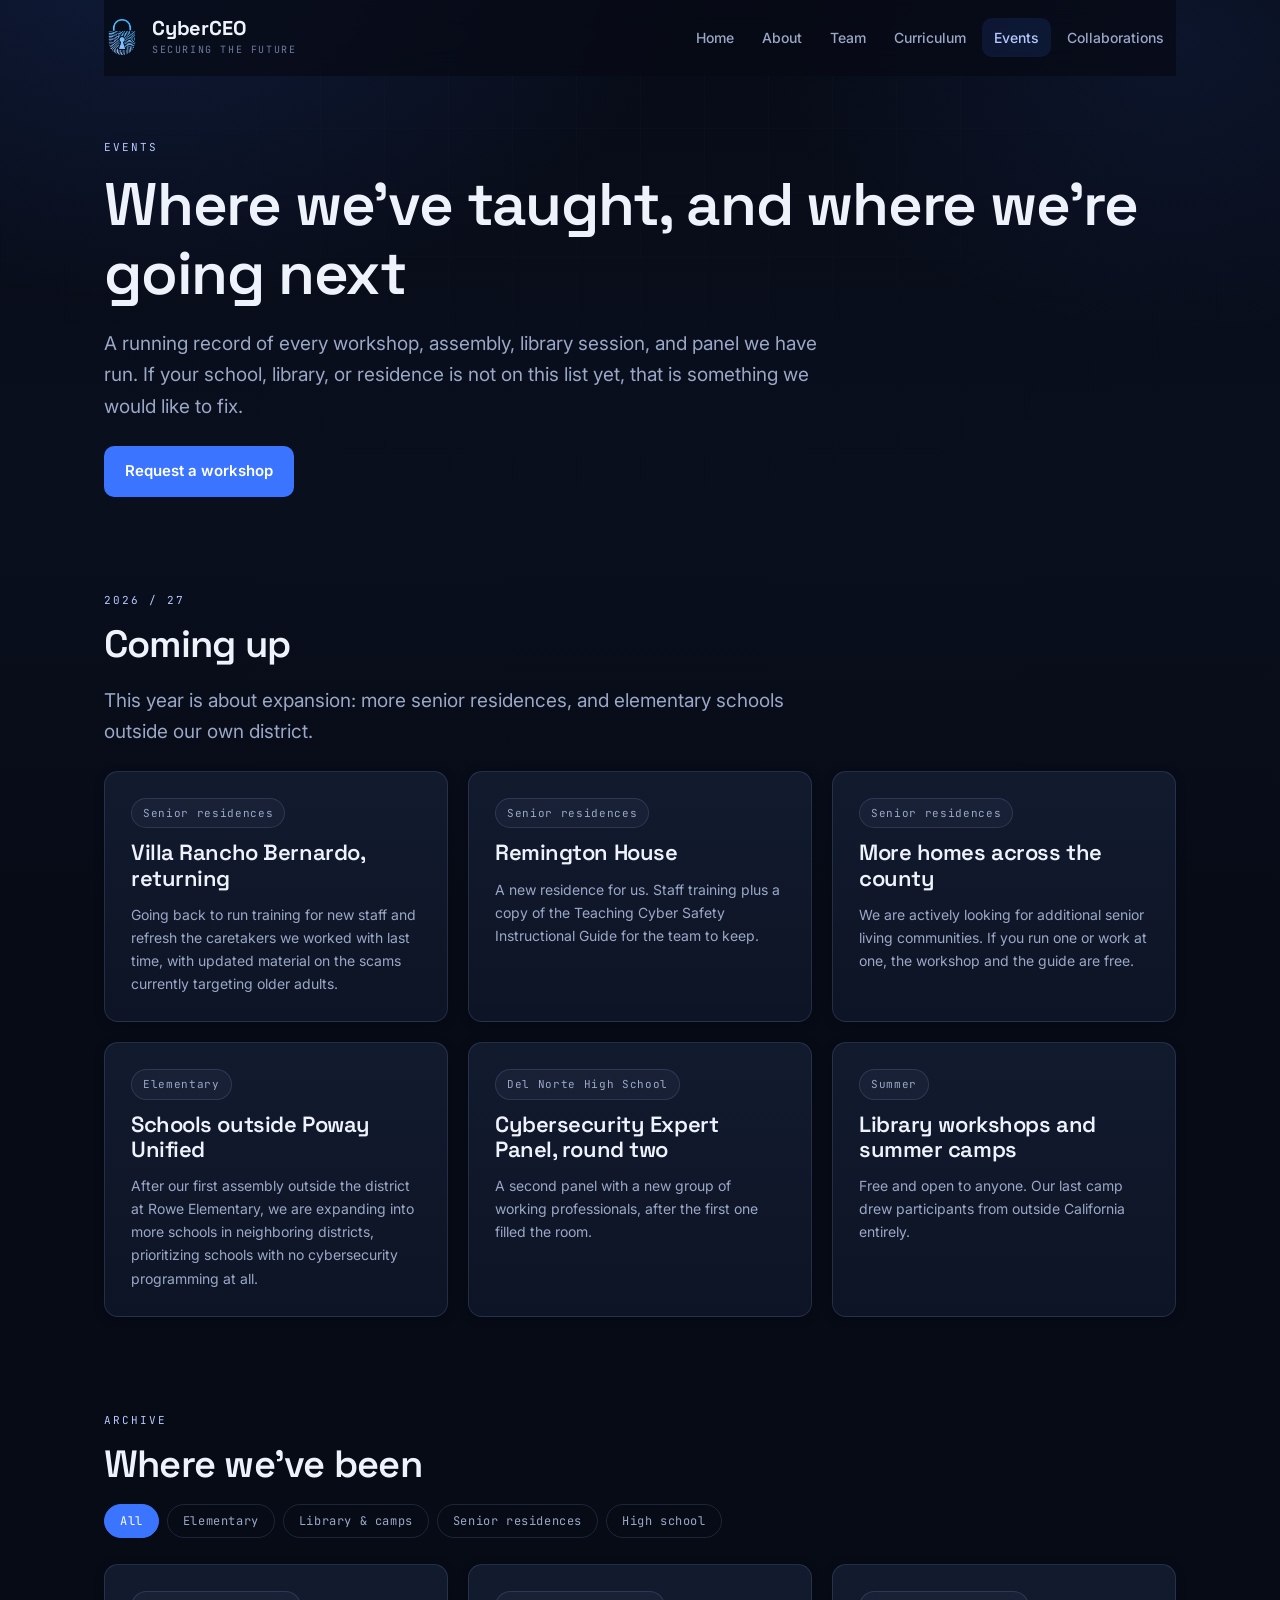
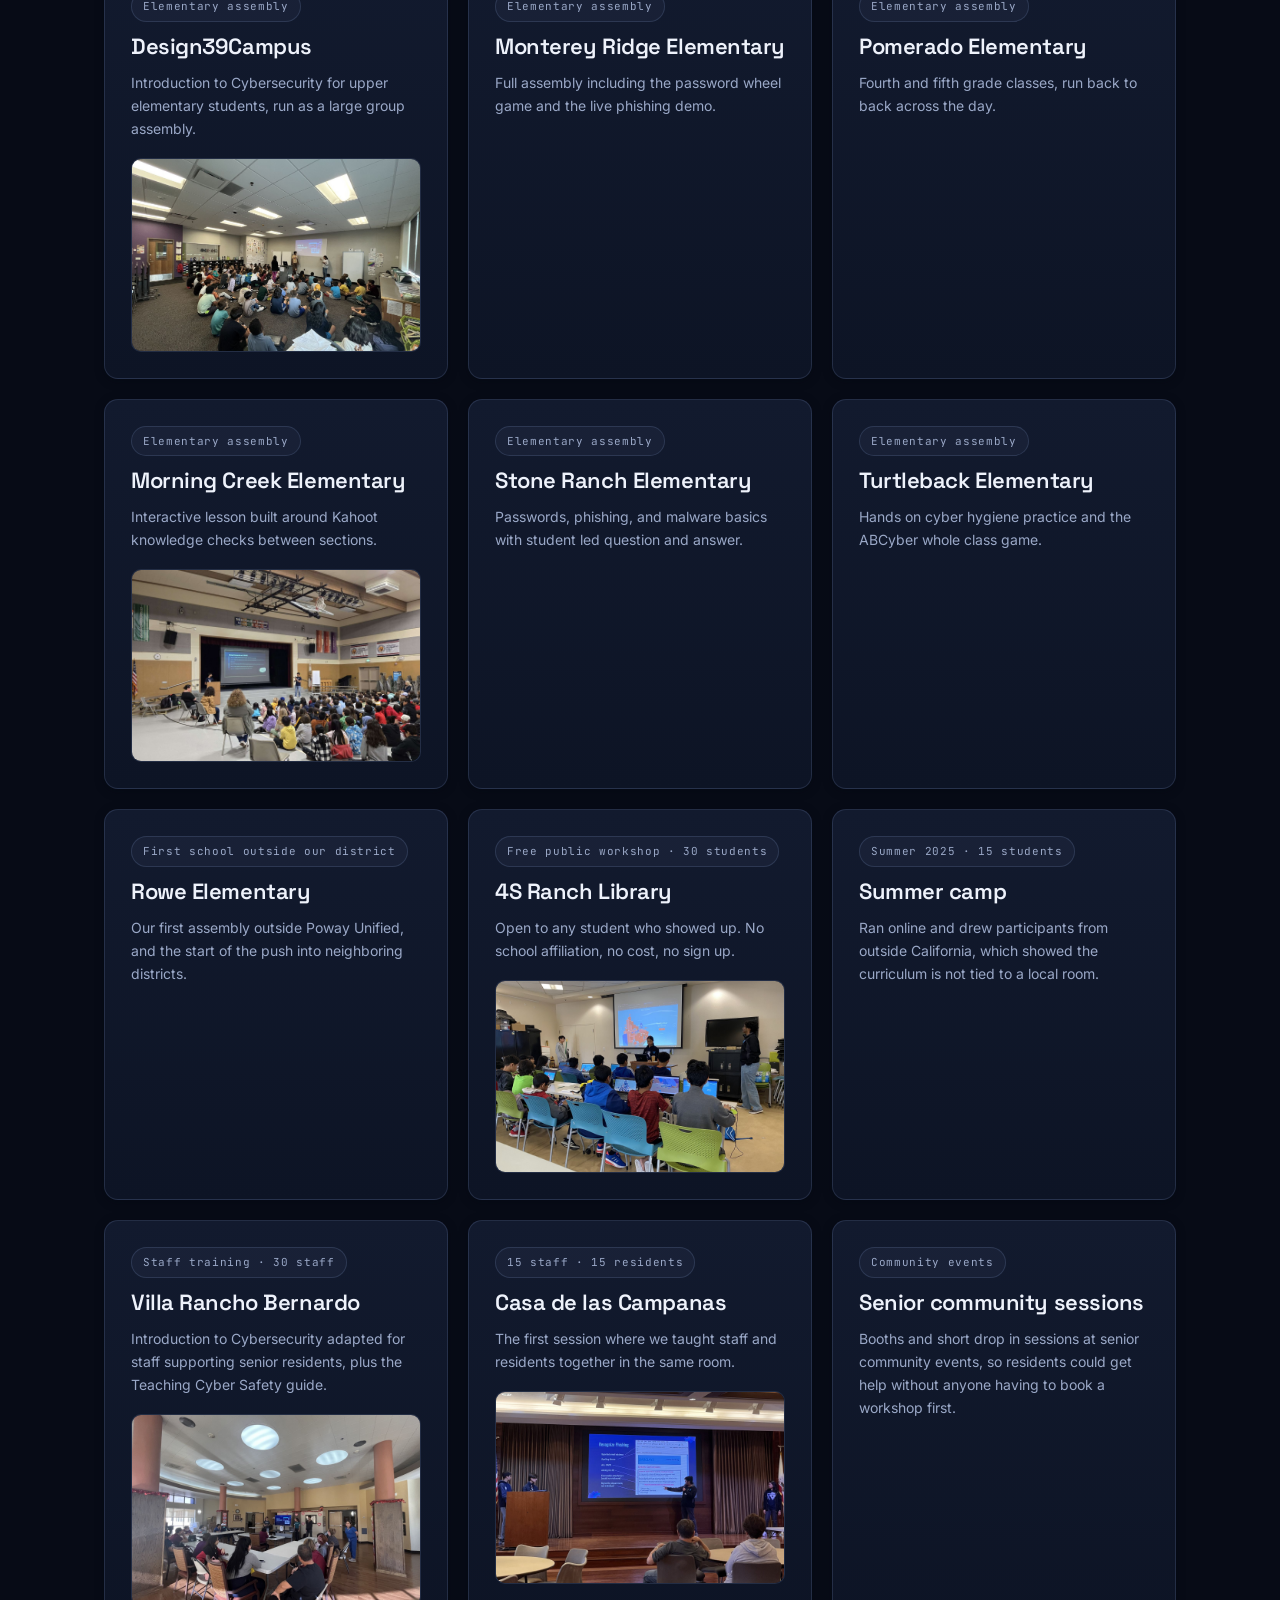
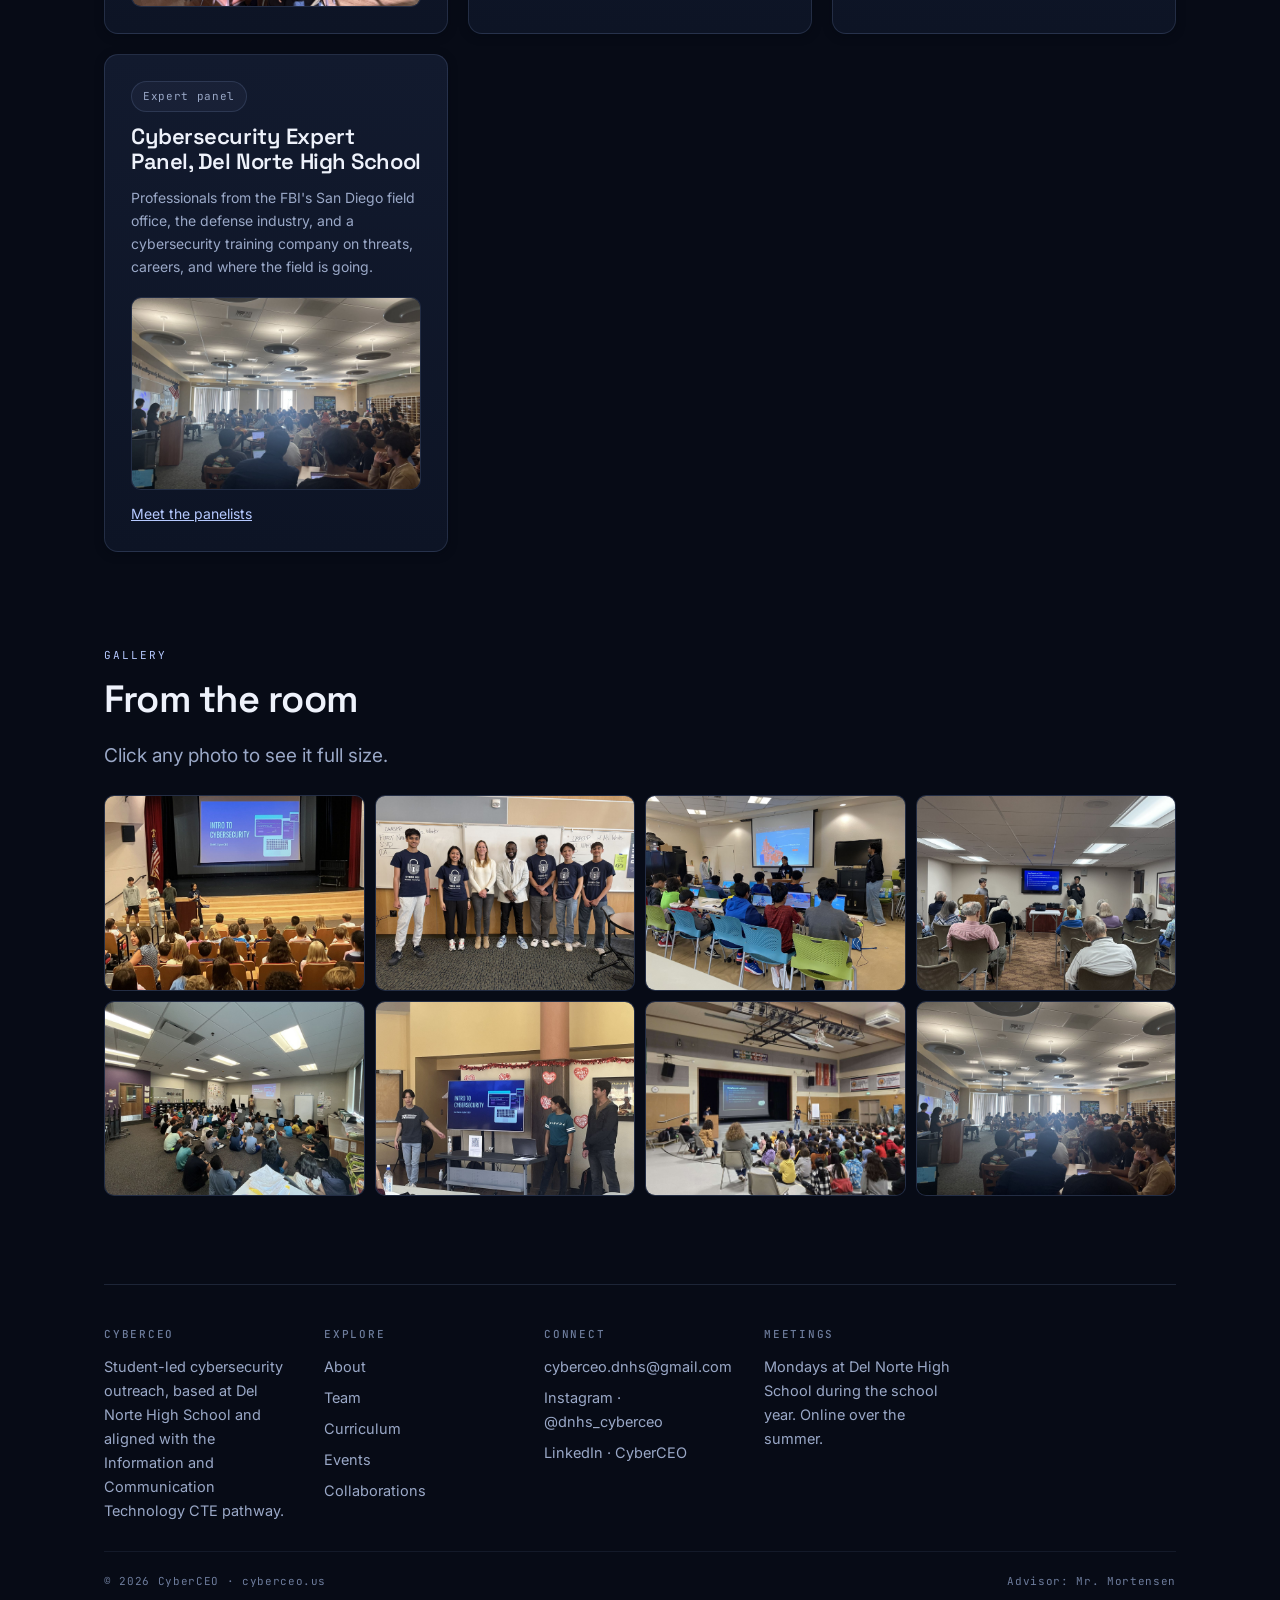
<file: events.html>
<!doctype html>
<html lang="en">
<head>
<meta charset="utf-8">
<meta name="viewport" content="width=device-width, initial-scale=1">
<title>Events · CyberCEO</title>
<meta name="description" content="Every CyberCEO workshop, assembly, library session, and panel we have run, plus what is coming up in 2026&#47;27.">
<link rel="preconnect" href="https://fonts.googleapis.com">
<link rel="preconnect" href="https://fonts.gstatic.com" crossorigin>
<link href="https://fonts.googleapis.com/css2?family=Space+Grotesk:wght@500;600;700&family=Inter:wght@400;500;600&family=JetBrains+Mono:wght@400;500&display=swap" rel="stylesheet">
<link rel="stylesheet" href="assets/styles.css">
<script>document.documentElement.className += " js";</script>
</head>
<body>
<div class="progress" aria-hidden="true"></div>
<a class="skip" href="#main">Skip to content</a>

<div class="page">

  <header class="site-header">
    <a class="brand" href="index.html">
      <img class="brand-logo" src="assets/logo-mark.png" alt="">
      <span>
        <span class="brand-name">CyberCEO</span>
        <span class="brand-tag">Securing the future</span>
      </span>
    </a>
    <button class="nav-toggle" aria-expanded="false" aria-controls="primary-nav">Menu</button>
    <nav class="nav" id="primary-nav" aria-label="Primary">
      <a href="index.html">Home</a>
      <a href="about.html">About</a>
      <a href="team.html">Team</a>
      <a href="curriculum.html">Curriculum</a>
      <a href="events.html" aria-current="page">Events</a>
      <a href="collaborations.html">Collaborations</a>
    </nav>
  </header>

  <main id="main">

    <section class="reveal">
      <p class="eyebrow">Events</p>
      <h1 class="h-xl">Where we've taught, and where we're going next</h1>
      <p class="lead">
        A running record of every workshop, assembly, library session, and panel we have
        run. If your school, library, or residence is not on this list yet, that is
        something we would like to fix.
      </p>
      <div class="btn-row">
        <a class="btn" href="mailto:cyberceo.dnhs@gmail.com?subject=Workshop%20request%20for%20CyberCEO">Request a workshop</a>
      </div>
    </section>

    <!-- Upcoming -->
    <section class="reveal">
      <p class="eyebrow">2026 / 27</p>
      <h2 class="h-lg">Coming up</h2>
      <p class="lead">
        This year is about expansion: more senior residences, and elementary schools
        outside our own district.
      </p>
      <div class="grid grid-2">
        <div class="card card-hover">
          <span class="chip" style="margin-bottom:12px">Senior residences</span>
          <h3 class="h-md">Villa Rancho Bernardo, returning</h3>
          <p class="dim small">
            Going back to run training for new staff and refresh the caretakers we worked
            with last time, with updated material on the scams currently targeting older
            adults.
          </p>
        </div>
        <div class="card card-hover">
          <span class="chip" style="margin-bottom:12px">Senior residences</span>
          <h3 class="h-md">Remington House</h3>
          <p class="dim small">
            A new residence for us. Staff training plus a copy of the Teaching Cyber Safety
            Instructional Guide for the team to keep.
          </p>
        </div>
        <div class="card card-hover">
          <span class="chip" style="margin-bottom:12px">Senior residences</span>
          <h3 class="h-md">More homes across the county</h3>
          <p class="dim small">
            We are actively looking for additional senior living communities. If you run one
            or work at one, the workshop and the guide are free.
          </p>
        </div>
        <div class="card card-hover">
          <span class="chip" style="margin-bottom:12px">Elementary</span>
          <h3 class="h-md">Schools outside Poway Unified</h3>
          <p class="dim small">
            After our first assembly outside the district at Rowe Elementary, we are
            expanding into more schools in neighboring districts, prioritizing schools with
            no cybersecurity programming at all.
          </p>
        </div>
        <div class="card card-hover">
          <span class="chip" style="margin-bottom:12px">Del Norte High School</span>
          <h3 class="h-md">Cybersecurity Expert Panel, round two</h3>
          <p class="dim small">
            A second panel with a new group of working professionals, after the first one
            filled the room.
          </p>
        </div>
        <div class="card card-hover">
          <span class="chip" style="margin-bottom:12px">Summer</span>
          <h3 class="h-md">Library workshops and summer camps</h3>
          <p class="dim small">
            Free and open to anyone. Our last camp drew participants from outside California
            entirely.
          </p>
        </div>
      </div>
    </section>

    <!-- Past -->
    <section class="reveal">
      <p class="eyebrow">Archive</p>
      <h2 class="h-lg">Where we've been</h2>

      <div class="filters" data-filter-group="events" role="group" aria-label="Filter events by type">
        <button class="filter" data-filter="all" aria-pressed="true">All</button>
        <button class="filter" data-filter="school" aria-pressed="false">Elementary</button>
        <button class="filter" data-filter="library" aria-pressed="false">Library &amp; camps</button>
        <button class="filter" data-filter="senior" aria-pressed="false">Senior residences</button>
        <button class="filter" data-filter="panel" aria-pressed="false">High school</button>
      </div>

      <div class="grid grid-2">

        <div class="card" data-filter-item="events" data-tags="school">
          <span class="chip" style="margin-bottom:12px">Elementary assembly</span>
          <h3 class="h-md">Design39Campus</h3>
          <p class="dim small">Introduction to Cybersecurity for upper elementary students, run as a large group assembly.</p>
          <img class="card-thumb below zoomable" src="assets/photos/assembly-d39c.jpg" alt="Elementary students seated on the floor during a CyberCEO assembly at Design39Campus" loading="lazy" decoding="async">
        </div>

        <div class="card" data-filter-item="events" data-tags="school">
          <span class="chip" style="margin-bottom:12px">Elementary assembly</span>
          <h3 class="h-md">Monterey Ridge Elementary</h3>
          <p class="dim small">Full assembly including the password wheel game and the live phishing demo.</p>
        </div>

        <div class="card" data-filter-item="events" data-tags="school">
          <span class="chip" style="margin-bottom:12px">Elementary assembly</span>
          <h3 class="h-md">Pomerado Elementary</h3>
          <p class="dim small">Fourth and fifth grade classes, run back to back across the day.</p>
        </div>

        <div class="card" data-filter-item="events" data-tags="school">
          <span class="chip" style="margin-bottom:12px">Elementary assembly</span>
          <h3 class="h-md">Morning Creek Elementary</h3>
          <p class="dim small">Interactive lesson built around Kahoot knowledge checks between sections.</p>
          <img class="card-thumb below zoomable" src="assets/photos/assembly-morning-creek.jpg" alt="A CyberCEO member presenting the CLOUDS password rule in a school gym" loading="lazy" decoding="async">
        </div>

        <div class="card" data-filter-item="events" data-tags="school">
          <span class="chip" style="margin-bottom:12px">Elementary assembly</span>
          <h3 class="h-md">Stone Ranch Elementary</h3>
          <p class="dim small">Passwords, phishing, and malware basics with student led question and answer.</p>
        </div>

        <div class="card" data-filter-item="events" data-tags="school">
          <span class="chip" style="margin-bottom:12px">Elementary assembly</span>
          <h3 class="h-md">Turtleback Elementary</h3>
          <p class="dim small">Hands on cyber hygiene practice and the ABCyber whole class game.</p>
        </div>

        <div class="card" data-filter-item="events" data-tags="school">
          <span class="chip" style="margin-bottom:12px">First school outside our district</span>
          <h3 class="h-md">Rowe Elementary</h3>
          <p class="dim small">
            Our first assembly outside Poway Unified, and the start of the push into
            neighboring districts.
          </p>
        </div>

        <div class="card" data-filter-item="events" data-tags="library">
          <span class="chip" style="margin-bottom:12px">Free public workshop · 30 students</span>
          <h3 class="h-md">4S Ranch Library</h3>
          <p class="dim small">Open to any student who showed up. No school affiliation, no cost, no sign up.</p>
          <img class="card-thumb below zoomable" src="assets/photos/library-4s-ranch.jpg" alt="Students working through a cyber safety game on laptops at 4S Ranch Library" loading="lazy" decoding="async">
        </div>

        <div class="card" data-filter-item="events" data-tags="library">
          <span class="chip" style="margin-bottom:12px">Summer 2025 · 15 students</span>
          <h3 class="h-md">Summer camp</h3>
          <p class="dim small">Ran online and drew participants from outside California, which showed the curriculum is not tied to a local room.</p>
        </div>

        <div class="card" data-filter-item="events" data-tags="senior">
          <span class="chip" style="margin-bottom:12px">Staff training · 30 staff</span>
          <h3 class="h-md">Villa Rancho Bernardo</h3>
          <p class="dim small">Introduction to Cybersecurity adapted for staff supporting senior residents, plus the Teaching Cyber Safety guide.</p>
          <img class="card-thumb below zoomable" src="assets/photos/staff-training-room.jpg" alt="Staff seated during a CyberCEO cyber safety workshop at a senior residence" loading="lazy" decoding="async">
        </div>

        <div class="card" data-filter-item="events" data-tags="senior">
          <span class="chip" style="margin-bottom:12px">15 staff · 15 residents</span>
          <h3 class="h-md">Casa de las Campanas</h3>
          <p class="dim small">The first session where we taught staff and residents together in the same room.</p>
          <img class="card-thumb below zoomable" src="assets/photos/seniors-casa-phishing.jpg" alt="A CyberCEO member presenting phishing red flags at Casa de las Campanas" loading="lazy" decoding="async">
        </div>

        <div class="card" data-filter-item="events" data-tags="senior">
          <span class="chip" style="margin-bottom:12px">Community events</span>
          <h3 class="h-md">Senior community sessions</h3>
          <p class="dim small">
            Booths and short drop in sessions at senior community events, so residents could
            get help without anyone having to book a workshop first.
          </p>
        </div>

        <div class="card" data-filter-item="events" data-tags="panel">
          <span class="chip" style="margin-bottom:12px">Expert panel</span>
          <h3 class="h-md">Cybersecurity Expert Panel, Del Norte High School</h3>
          <p class="dim small">
            Professionals from the FBI's San Diego field office, the defense industry, and a
            cybersecurity training company on threats, careers, and where the field is
            going.
          </p>
          <img class="card-thumb below zoomable" src="assets/photos/panel-audience.jpg" alt="Students filling the Del Norte library for the Cybersecurity Expert Panel" loading="lazy" decoding="async">
          <p class="small" style="margin-top:12px"><a href="collaborations.html">Meet the panelists</a></p>
        </div>

      </div>
    </section>

    <!-- Photos -->
    <section class="reveal">
      <p class="eyebrow">Gallery</p>
      <h2 class="h-lg">From the room</h2>
      <p class="lead">
        Click any photo to see it full size.
      </p>
      <div class="photo-grid">
        <div class="photo"><img class="zoomable" src="assets/photos/assembly-auditorium.jpg" alt="Four CyberCEO members presenting to an elementary school assembly" loading="lazy" decoding="async"></div>
        <div class="photo"><img class="zoomable" src="assets/photos/panel-group.jpg" alt="CyberCEO leadership with the Cybersecurity Expert Panel speakers" loading="lazy" decoding="async"></div>
        <div class="photo"><img class="zoomable" src="assets/photos/library-4s-ranch.jpg" alt="Students at laptops during the 4S Ranch Library workshop" loading="lazy" decoding="async"></div>
        <div class="photo"><img class="zoomable" src="assets/photos/seniors-casa-clouds.jpg" alt="Teaching the CLOUDS password rule to residents at Casa de las Campanas" loading="lazy" decoding="async"></div>
        <div class="photo"><img class="zoomable" src="assets/photos/assembly-d39c.jpg" alt="A classroom of students watching a CyberCEO presentation at Design39Campus" loading="lazy" decoding="async"></div>
        <div class="photo"><img class="zoomable" src="assets/photos/staff-training-presenting.jpg" alt="CyberCEO members presenting to staff at a senior residence" loading="lazy" decoding="async"></div>
        <div class="photo"><img class="zoomable" src="assets/photos/assembly-morning-creek.jpg" alt="A school gym assembly at Morning Creek Elementary" loading="lazy" decoding="async"></div>
        <div class="photo"><img class="zoomable" src="assets/photos/panel-audience.jpg" alt="The audience at the Cybersecurity Expert Panel" loading="lazy" decoding="async"></div>
      </div>
    </section>

  </main>

  <footer class="site-footer">
    <div>
      <h5>CyberCEO</h5>
      <p class="small dim">Student-led cybersecurity outreach, based at Del Norte High School and aligned with the Information and Communication Technology CTE pathway.</p>
    </div>
    <div>
      <h5>Explore</h5>
      <a href="about.html">About</a>
      <a href="team.html">Team</a>
      <a href="curriculum.html">Curriculum</a>
      <a href="events.html">Events</a>
      <a href="collaborations.html">Collaborations</a>
    </div>
    <div>
      <h5>Connect</h5>
      <a href="mailto:cyberceo.dnhs@gmail.com">cyberceo.dnhs@gmail.com</a>
      <a href="https://www.instagram.com/dnhs_cyberceo/" rel="noopener">Instagram · @dnhs_cyberceo</a>
      <a href="https://www.linkedin.com/company/cyberceo-sd/" rel="noopener">LinkedIn · CyberCEO</a>
    </div>
    <div>
      <h5>Meetings</h5>
      <p class="small dim">Mondays at Del Norte High School during the school year. Online over the summer.</p>
    </div>
    <div class="colophon">
      <span>© 2026 CyberCEO · cyberceo.us</span>
      <span>Advisor: Mr. Mortensen</span>
    </div>
  </footer>

</div>
<script src="assets/app.js"></script>
</body>
</html>
</file>
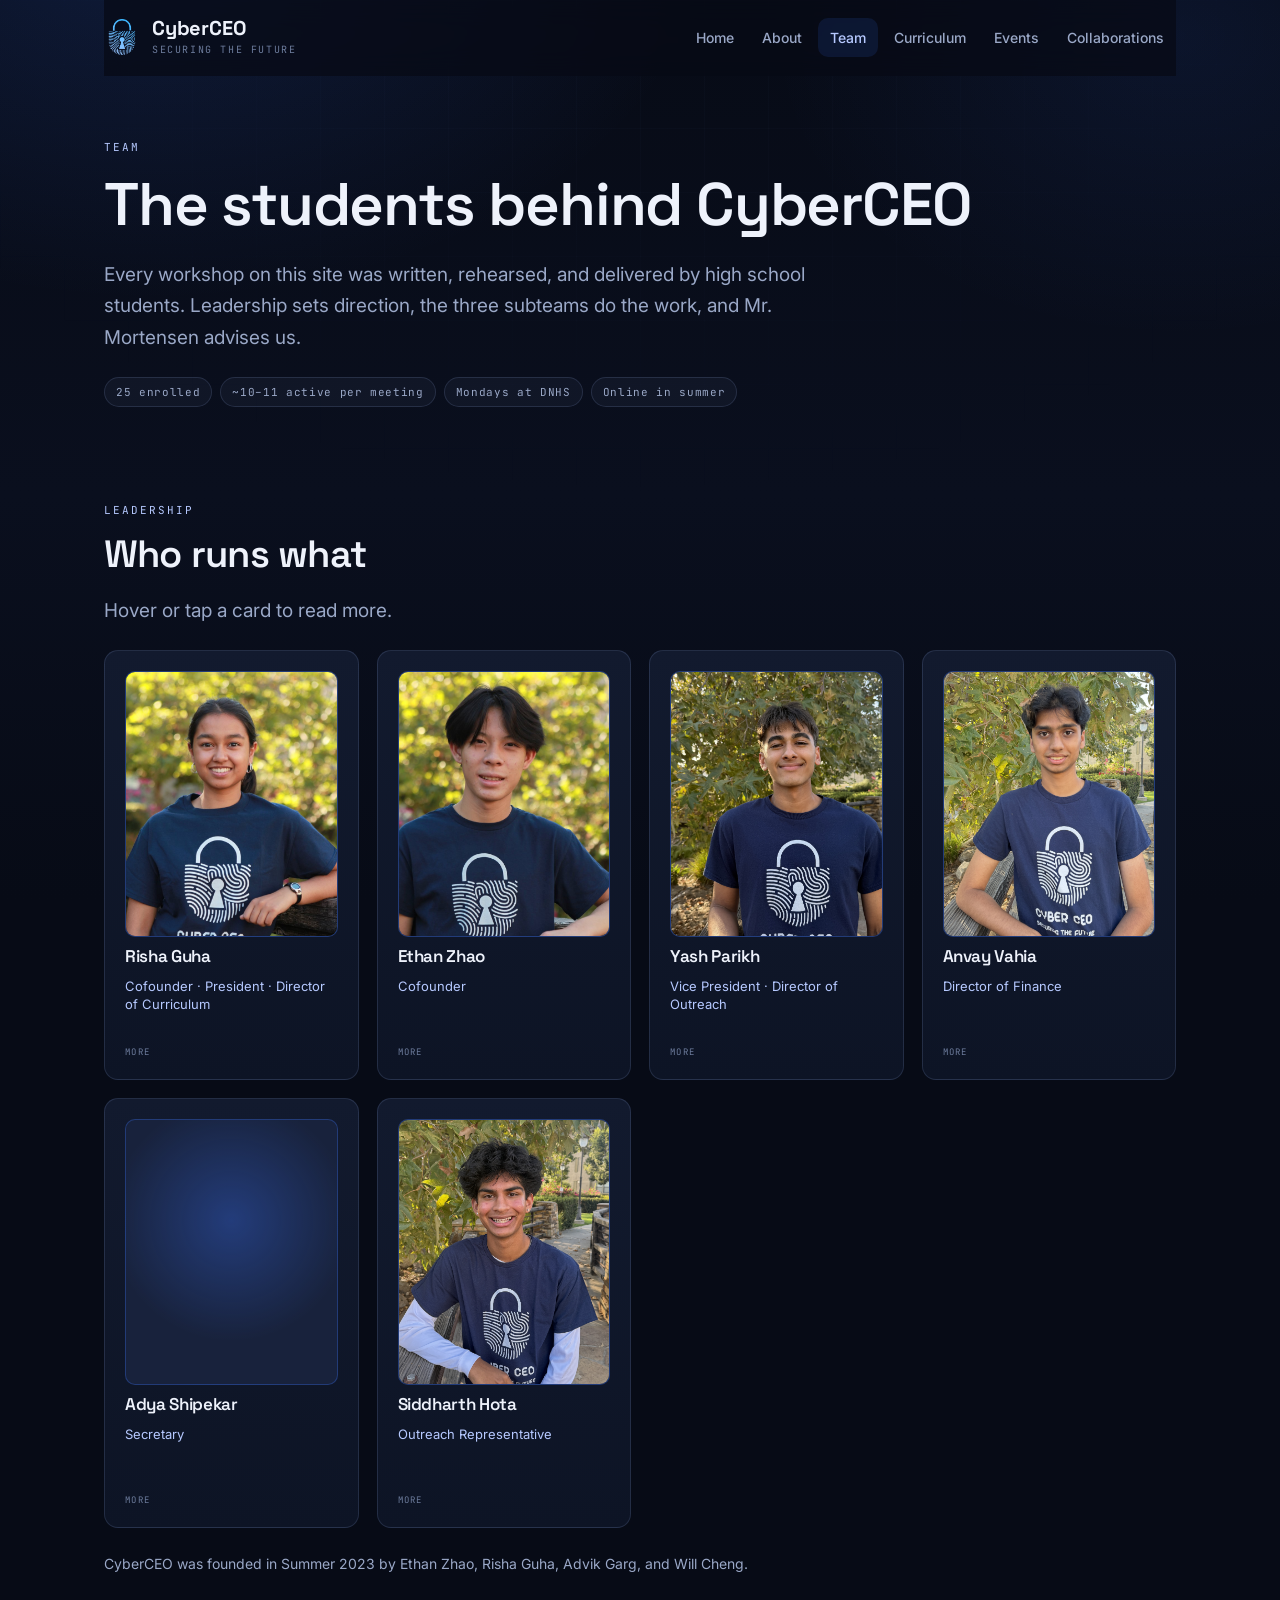
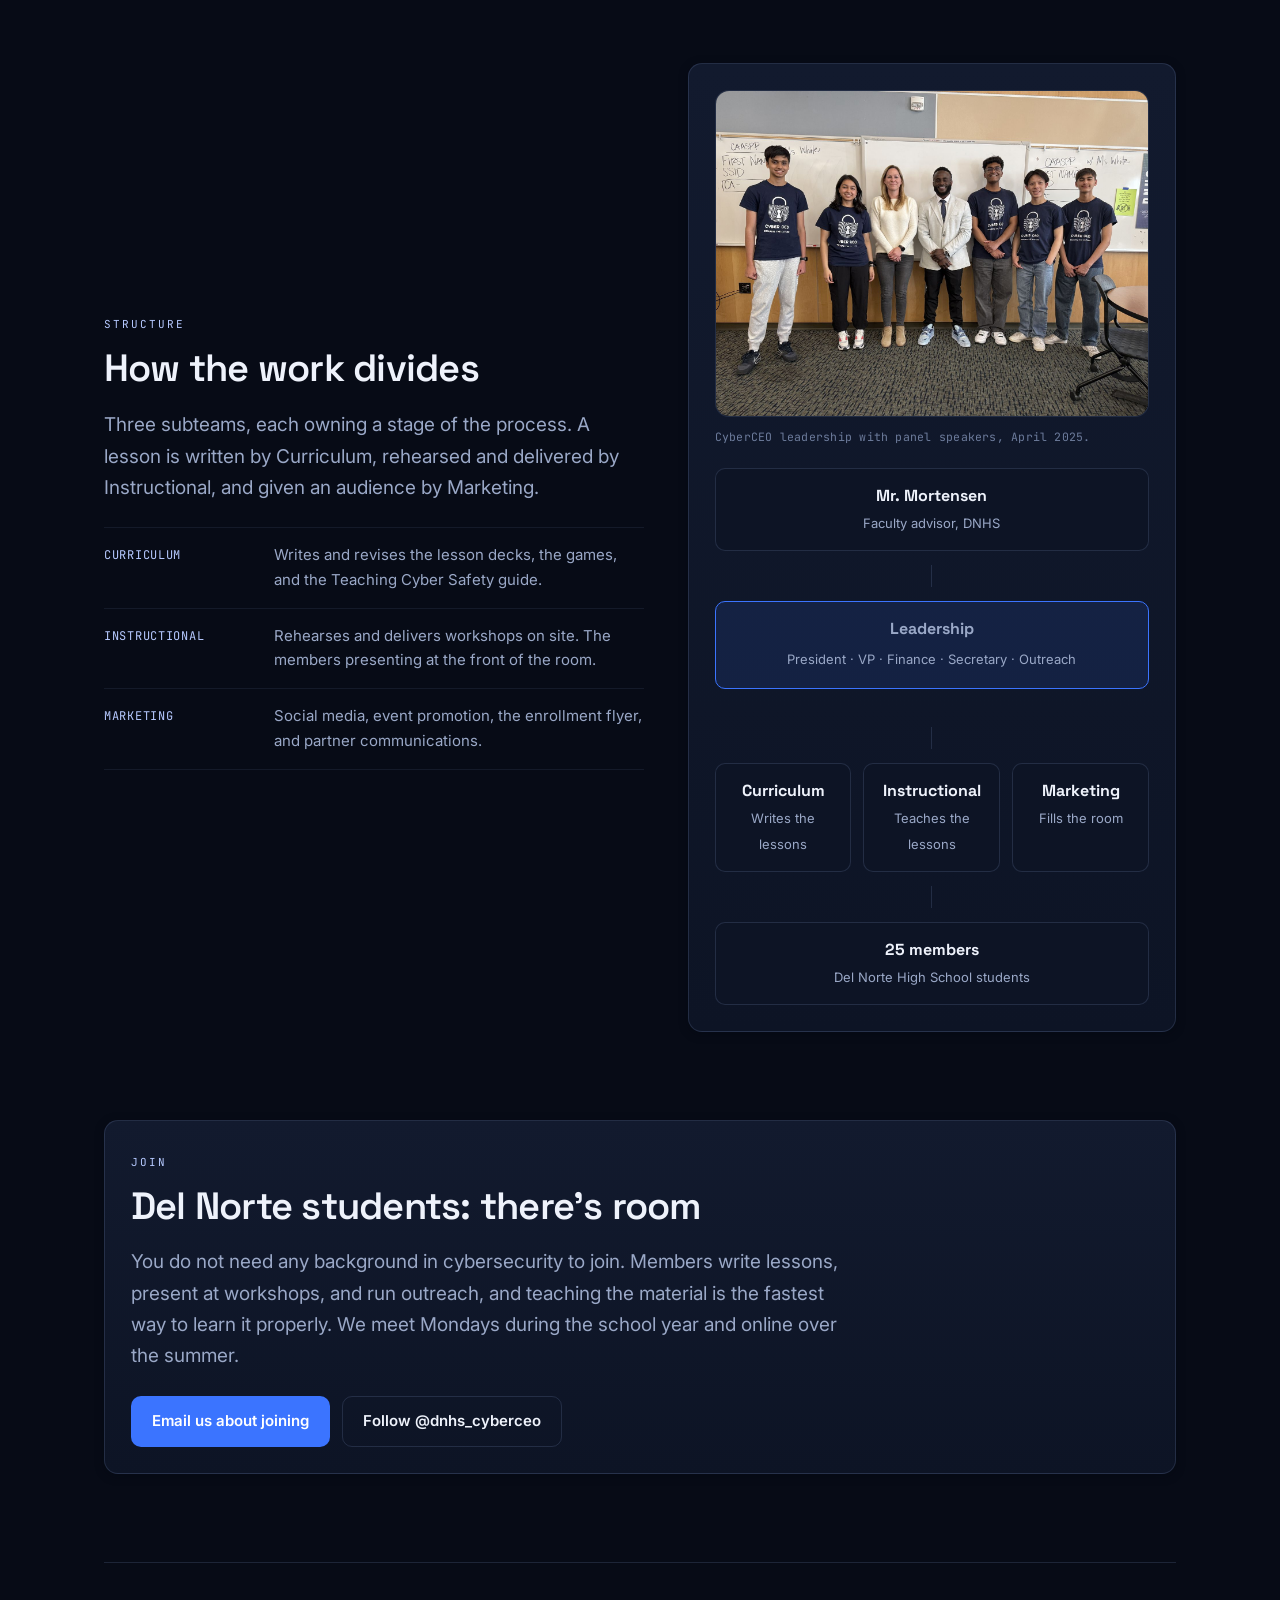
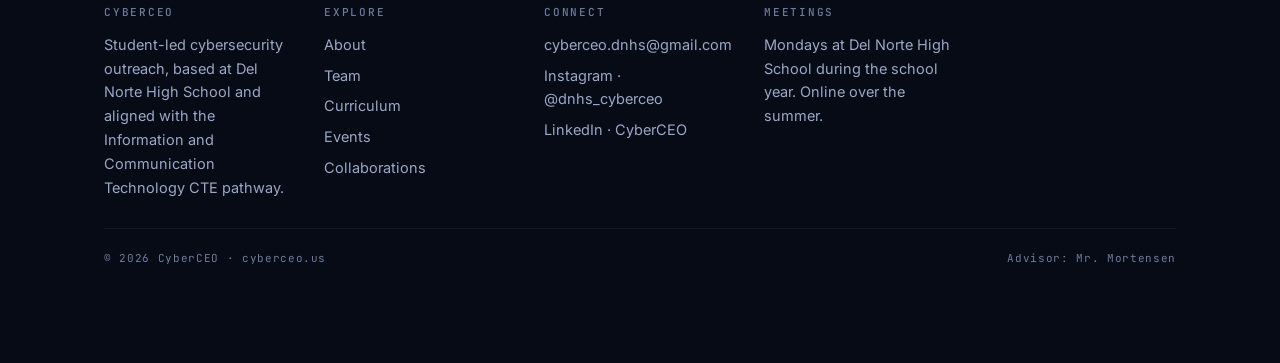
<file: team.html>
<!doctype html>
<html lang="en">
<head>
<meta charset="utf-8">
<meta name="viewport" content="width=device-width, initial-scale=1">
<title>Team · CyberCEO</title>
<meta name="description" content="The student leadership and subteam structure behind CyberCEO at Del Norte High School.">
<link rel="preconnect" href="https://fonts.googleapis.com">
<link rel="preconnect" href="https://fonts.gstatic.com" crossorigin>
<link href="https://fonts.googleapis.com/css2?family=Space+Grotesk:wght@500;600;700&family=Inter:wght@400;500;600&family=JetBrains+Mono:wght@400;500&display=swap" rel="stylesheet">
<link rel="stylesheet" href="assets/styles.css">
<script>document.documentElement.className += " js";</script>
</head>
<body>
<div class="progress" aria-hidden="true"></div>
<a class="skip" href="#main">Skip to content</a>

<div class="page">

  <header class="site-header">
    <a class="brand" href="index.html">
      <img class="brand-logo" src="assets/logo-mark.png" alt="">
      <span>
        <span class="brand-name">CyberCEO</span>
        <span class="brand-tag">Securing the future</span>
      </span>
    </a>
    <button class="nav-toggle" aria-expanded="false" aria-controls="primary-nav">Menu</button>
    <nav class="nav" id="primary-nav" aria-label="Primary">
      <a href="index.html">Home</a>
      <a href="about.html">About</a>
      <a href="team.html" aria-current="page">Team</a>
      <a href="curriculum.html">Curriculum</a>
      <a href="events.html">Events</a>
      <a href="collaborations.html">Collaborations</a>
    </nav>
  </header>

  <main id="main">

    <section class="reveal">
      <p class="eyebrow">Team</p>
      <h1 class="h-xl">The students behind CyberCEO</h1>
      <p class="lead">
        Every workshop on this site was written, rehearsed, and delivered by high school
        students. Leadership sets direction, the three subteams do the work, and Mr.
        Mortensen advises us.
      </p>
      <div class="chip-row">
        <span class="chip">25 enrolled</span>
        <span class="chip">~10&ndash;11 active per meeting</span>
        <span class="chip">Mondays at DNHS</span>
        <span class="chip">Online in summer</span>
      </div>
    </section>

    <section class="reveal">
      <p class="eyebrow">Leadership</p>
      <h2 class="h-lg">Who runs what</h2>
      <p class="lead">Hover or tap a card to read more.</p>

      <div class="flip-grid">

        <div class="flip" tabindex="0" role="button" aria-label="Risha Guha, Cofounder, President and Director of Curriculum">
          <div class="flip-inner">
            <div class="flip-face">
              <div class="avatar"><img class="" src="assets/photos/risha-guha.jpg" alt="Risha Guha" loading="lazy" decoding="async"></div>
              <h4>Risha Guha</h4>
              <p class="role">Cofounder · President · Director of Curriculum</p>
              <span class="flip-hint">More</span>
            </div>
            <div class="flip-face flip-back">
              <h4>Risha Guha</h4>
              <p class="bio">
                Sets the direction of the organization and owns what gets taught. Writes and
                revises the lesson decks, keeps them aligned with the ICT CTE pathway, and
                makes sure each one works for the age group in the room.
              </p>
            </div>
          </div>
        </div>

        <div class="flip" tabindex="0" role="button" aria-label="Ethan Zhao, Cofounder">
          <div class="flip-inner">
            <div class="flip-face">
              <div class="avatar"><img class="" src="assets/photos/ethan-zhao.jpg" alt="Ethan Zhao" loading="lazy" decoding="async"></div>
              <h4>Ethan Zhao</h4>
              <p class="role">Cofounder</p>
              <span class="flip-hint">More</span>
            </div>
            <div class="flip-face flip-back">
              <h4>Ethan Zhao</h4>
              <p class="bio">
                Co-wrote the original 2023 pitch that started CyberCEO, and advises on
                strategy and on bringing the model to new partner organizations.
              </p>
            </div>
          </div>
        </div>        

        <div class="flip" tabindex="0" role="button" aria-label="Yash Parikh, Vice President and Director of Outreach">
          <div class="flip-inner">
            <div class="flip-face">
              <div class="avatar"><img class="" src="assets/photos/yash-parikh.JPG" alt="Yash Parikh" loading="lazy" decoding="async"></div>
              <h4>Yash Parikh</h4>
              <p class="role">Vice President · Director of Outreach</p>
              <span class="flip-hint">More</span>
            </div>
            <div class="flip-face flip-back">
              <h4>Yash Parikh</h4>
              <p class="bio">
                Builds the relationships with schools, libraries, and senior residences that
                turn into booked workshops, and handles the logistics of getting a team
                there.
              </p>
            </div>
          </div>
        </div>

        <div class="flip" tabindex="0" role="button" aria-label="Anvay Vahia, Director of Finance">
          <div class="flip-inner">
            <div class="flip-face">
              <div class="avatar"><img class="" src="assets/photos/anvay-vahia.JPG" alt="Anvay Vahia" loading="lazy" decoding="async"></div>
              <h4>Anvay Vahia</h4>
              <p class="role">Director of Finance</p>
              <span class="flip-hint">More</span>
            </div>
            <div class="flip-face flip-back">
              <h4>Anvay Vahia</h4>
              <p class="bio">
                Handles the budget, fundraisers, and sponsorship outreach that keep every
                workshop free for the schools and residences we visit.
              </p>
            </div>
          </div>
        </div>

        <div class="flip" tabindex="0" role="button" aria-label="Adya Shipekar, Secretary">
          <div class="flip-inner">
            <div class="flip-face">
              <div class="avatar"><img class="" src="assets/photos/adya-shipekar.JPG" alt="Adya Shipekar" loading="lazy" decoding="async"></div>
              <h4>Adya Shipekar</h4>
              <p class="role">Secretary</p>
              <span class="flip-hint">More</span>
            </div>
            <div class="flip-face flip-back">
              <h4>Adya Shipekar</h4>
              <p class="bio">
                Coordinates meeting notes, scheduling, and internal communication across the
                three subteams so that work does not get duplicated.
              </p>
            </div>
          </div>
        </div>

        <div class="flip" tabindex="0" role="button" aria-label="Siddharth Hota, Outreach Representative">
          <div class="flip-inner">
            <div class="flip-face">
              <div class="avatar"><img class="" src="assets/photos/siddharth-hota.JPG" alt="Siddharth Hota" loading="lazy" decoding="async"></div>
              <h4>Siddharth Hota</h4>
              <p class="role">Outreach Representative</p>
              <span class="flip-hint">More</span>
            </div>
            <div class="flip-face flip-back">
              <h4>Siddharth Hota</h4>
              <p class="bio">
                Supports community outreach and volunteer recruitment, and presents at
                workshops on site.
              </p>
            </div>
          </div>
        </div>
      </div>
      <p class="small dim" style="margin-top:24px">
        CyberCEO was founded in Summer 2023 by Ethan Zhao, Risha Guha, Advik Garg, and
        Will Cheng.
      </p>
    </section>

    <section class="split reveal">
      <div>
        <p class="eyebrow">Structure</p>
        <h2 class="h-lg">How the work divides</h2>
        <p class="lead">
          Three subteams, each owning a stage of the process. A lesson is written by
          Curriculum, rehearsed and delivered by Instructional, and given an audience by
          Marketing.
        </p>
        <dl class="deflist">
          <div class="defrow"><dt>Curriculum</dt><dd>Writes and revises the lesson decks, the games, and the Teaching Cyber Safety guide.</dd></div>
          <div class="defrow"><dt>Instructional</dt><dd>Rehearses and delivers workshops on site. The members presenting at the front of the room.</dd></div>
          <div class="defrow"><dt>Marketing</dt><dd>Social media, event promotion, the enrollment flyer, and partner communications.</dd></div>
        </dl>
      </div>

      <div class="card">
        <figure class="media" style="margin-bottom:22px">
          <img class="zoomable" src="assets/photos/panel-group.jpg" alt="CyberCEO leadership standing with the two Cybersecurity Expert Panel speakers" loading="lazy" decoding="async">
          <figcaption>CyberCEO leadership with panel speakers, April 2025.</figcaption>
        </figure>
        <div class="org">
          <div class="org-node">
            <strong>Mr. Mortensen</strong>
            <span>Faculty advisor, DNHS</span>
          </div>
          <div class="org-connector" aria-hidden="true"></div>
          <div class="org-node lead">
            <strong>Leadership</strong>
            <span>President · VP · Finance · Secretary · Outreach</span>
          </div>
          <div class="org-connector" aria-hidden="true"></div>
          <div class="org-branch">
            <div class="org-node"><strong>Curriculum</strong><span>Writes the lessons</span></div>
            <div class="org-node"><strong>Instructional</strong><span>Teaches the lessons</span></div>
            <div class="org-node"><strong>Marketing</strong><span>Fills the room</span></div>
          </div>
          <div class="org-connector" aria-hidden="true"></div>
          <div class="org-node">
            <strong>25 members</strong>
            <span>Del Norte High School students</span>
          </div>
        </div>
      </div>
    </section>

    <section class="card reveal">
      <p class="eyebrow">Join</p>
      <h2 class="h-lg">Del Norte students: there's room</h2>
      <p class="lead">
        You do not need any background in cybersecurity to join. Members write lessons,
        present at workshops, and run outreach, and teaching the material is the fastest way
        to learn it properly. We meet Mondays during the school year and online over the
        summer.
      </p>
      <div class="btn-row">
        <a class="btn" href="mailto:cyberceo.dnhs@gmail.com?subject=Joining%20CyberCEO">Email us about joining</a>
        <a class="btn btn-ghost" href="https://www.instagram.com/dnhs_cyberceo/" rel="noopener">Follow @dnhs_cyberceo</a>
      </div>
    </section>

  </main>

  <footer class="site-footer">
    <div>
      <h5>CyberCEO</h5>
      <p class="small dim">Student-led cybersecurity outreach, based at Del Norte High School and aligned with the Information and Communication Technology CTE pathway.</p>
    </div>
    <div>
      <h5>Explore</h5>
      <a href="about.html">About</a>
      <a href="team.html">Team</a>
      <a href="curriculum.html">Curriculum</a>
      <a href="events.html">Events</a>
      <a href="collaborations.html">Collaborations</a>
    </div>
    <div>
      <h5>Connect</h5>
      <a href="mailto:cyberceo.dnhs@gmail.com">cyberceo.dnhs@gmail.com</a>
      <a href="https://www.instagram.com/dnhs_cyberceo/" rel="noopener">Instagram · @dnhs_cyberceo</a>
      <a href="https://www.linkedin.com/company/cyberceo-sd/" rel="noopener">LinkedIn · CyberCEO</a>
    </div>
    <div>
      <h5>Meetings</h5>
      <p class="small dim">Mondays at Del Norte High School during the school year. Online over the summer.</p>
    </div>
    <div class="colophon">
      <span>© 2026 CyberCEO · cyberceo.us</span>
      <span>Advisor: Mr. Mortensen</span>
    </div>
  </footer>

</div>
<script src="assets/app.js"></script>
</body>
</html>
</file>
<file: assets/styles.css>
/* ============================================================
   CyberCEO — shared stylesheet
   One file for all pages. Edit here, every page updates.
   ============================================================ */

:root {
  /* Surfaces — deep ink, cool but not neon */
  --ink-900: #070b16;
  --ink-850: #0a0f1e;
  --ink-800: #0d1425;
  --ink-700: #121a2e;
  --ink-600: #18223c;

  /* Text */
  --text: #eef2fb;
  --text-dim: #9aa8c7;
  --text-faint: #6d7c9c;

  /* Brand — pulled from the CyberCEO logo + poster */
  --brand: #3b74ff;
  --brand-bright: #5f8dff;
  --brand-soft: #b6c9ff;
  --brand-wash: rgba(59, 116, 255, 0.12);

  /* Semantic accents — used only where they mean something */
  --signal: #ffb454;   /* warnings, phishing, threats */
  --safe: #3ddc97;     /* correct answers, strong passwords */
  --danger: #ff6b7a;   /* weak passwords, wrong answers */

  --line: rgba(150, 175, 230, 0.16);
  --line-soft: rgba(150, 175, 230, 0.09);

  --shadow-sm: 0 2px 10px rgba(3, 7, 18, 0.4);
  --shadow: 0 18px 44px rgba(3, 7, 18, 0.55);

  --radius: 14px;
  --radius-sm: 10px;

  --font-display: "Space Grotesk", "Inter", system-ui, sans-serif;
  --font-body: "Inter", system-ui, -apple-system, sans-serif;
  --font-mono: "JetBrains Mono", ui-monospace, "SF Mono", Menlo, monospace;

  --wrap: 1120px;
}

* { box-sizing: border-box; }

html { scroll-behavior: smooth; }

body {
  margin: 0;
  font-family: var(--font-body);
  font-size: 16px;
  line-height: 1.65;
  color: var(--text);
  background: var(--ink-900);
  -webkit-font-smoothing: antialiased;
  overflow-x: hidden;
}

/* Ambient backdrop — concentric ridges echoing the fingerprint in the logo */
body::before {
  content: "";
  position: fixed;
  inset: 0;
  z-index: -2;
  background:
    radial-gradient(900px 600px at 12% -8%, rgba(59, 116, 255, 0.16), transparent 62%),
    radial-gradient(700px 520px at 92% 4%, rgba(59, 116, 255, 0.09), transparent 58%),
    linear-gradient(180deg, var(--ink-900) 0%, var(--ink-850) 55%, var(--ink-900) 100%);
}

body::after {
  content: "";
  position: fixed;
  inset: 0;
  z-index: -1;
  pointer-events: none;
  opacity: 0.35;
  background-image:
    linear-gradient(to right, var(--line-soft) 1px, transparent 1px),
    linear-gradient(to bottom, var(--line-soft) 1px, transparent 1px);
  background-size: 64px 64px;
  mask-image: radial-gradient(1100px 700px at 50% 0%, #000 0%, transparent 78%);
  -webkit-mask-image: radial-gradient(1100px 700px at 50% 0%, #000 0%, transparent 78%);
}

/* ---------- Scroll progress ---------- */
.progress {
  position: fixed;
  top: 0;
  left: 0;
  height: 2px;
  width: 100%;
  transform: scaleX(0);
  transform-origin: 0 50%;
  background: linear-gradient(90deg, var(--brand), var(--brand-soft));
  z-index: 100;
}

/* ---------- Skip link ---------- */
.skip {
  position: absolute;
  left: -9999px;
  top: 12px;
  padding: 10px 16px;
  background: var(--brand);
  color: #fff;
  border-radius: var(--radius-sm);
  z-index: 200;
  font-weight: 600;
}
.skip:focus { left: 16px; }

/* ---------- Layout ---------- */
.page {
  max-width: var(--wrap);
  margin: 0 auto;
  padding: 0 24px 96px;
}

section { margin-bottom: 88px; }

/* ---------- Header / nav ---------- */
.site-header {
  position: sticky;
  top: 0;
  z-index: 50;
  display: flex;
  align-items: center;
  justify-content: space-between;
  gap: 20px;
  padding: 16px 0;
  margin-bottom: 56px;
  background: rgba(7, 11, 22, 0.72);
  backdrop-filter: blur(14px);
  -webkit-backdrop-filter: blur(14px);
  border-bottom: 1px solid transparent;
  transition: border-color 200ms ease;
}
.site-header.is-stuck { border-bottom-color: var(--line); }

.brand {
  display: flex;
  align-items: center;
  gap: 12px;
  text-decoration: none;
  color: inherit;
}

.brand svg { width: 38px; height: 38px; flex: none; }

.brand-name {
  font-family: var(--font-display);
  font-size: 20px;
  font-weight: 700;
  letter-spacing: -0.01em;
  margin: 0;
  line-height: 1.1;
}

.brand-tag {
  display: block;
  font-family: var(--font-mono);
  font-size: 10px;
  letter-spacing: 0.16em;
  text-transform: uppercase;
  color: var(--text-faint);
}

.nav-toggle {
  display: none;
  background: transparent;
  border: 1px solid var(--line);
  border-radius: var(--radius-sm);
  color: var(--text);
  padding: 9px 12px;
  font-family: var(--font-mono);
  font-size: 12px;
  letter-spacing: 0.08em;
  cursor: pointer;
}

.nav {
  display: flex;
  gap: 4px;
  align-items: center;
}

.nav a {
  color: var(--text-dim);
  text-decoration: none;
  font-size: 14px;
  font-weight: 500;
  padding: 8px 12px;
  border-radius: var(--radius-sm);
  transition: color 160ms ease, background 160ms ease;
}

.nav a:hover { color: var(--text); background: rgba(150, 175, 230, 0.07); }

.nav a[aria-current="page"] {
  color: var(--brand-soft);
  background: var(--brand-wash);
}

/* ---------- Type ---------- */
h1, h2, h3, h4 {
  font-family: var(--font-display);
  font-weight: 600;
  letter-spacing: -0.02em;
  line-height: 1.15;
}

.eyebrow {
  display: inline-block;
  font-family: var(--font-mono);
  font-size: 11px;
  letter-spacing: 0.18em;
  text-transform: uppercase;
  color: var(--brand-soft);
  margin: 0 0 14px;
}

.eyebrow.signal { color: var(--signal); }

.h-xl {
  font-size: clamp(36px, 6vw, 60px);
  margin: 0 0 20px;
}

.h-lg {
  font-size: clamp(28px, 3.6vw, 38px);
  margin: 0 0 18px;
}

.h-md {
  font-size: 22px;
  margin: 0 0 12px;
}

.lead {
  font-size: clamp(17px, 1.5vw, 19px);
  color: var(--text-dim);
  max-width: 60ch;
  margin: 0 0 24px;
}

p { margin: 0 0 16px; }
p:last-child { margin-bottom: 0; }

.dim { color: var(--text-dim); }
.small { font-size: 14px; }

a { color: var(--brand-soft); }

/* ---------- Cards & grids ---------- */
.card {
  background: linear-gradient(180deg, var(--ink-700), var(--ink-800));
  border: 1px solid var(--line);
  border-radius: var(--radius);
  padding: 26px;
  box-shadow: var(--shadow-sm);
}

.card-hover { transition: transform 200ms ease, border-color 200ms ease; }
.card-hover:hover { transform: translateY(-2px); border-color: rgba(59, 116, 255, 0.4); }

.grid { display: grid; gap: 20px; }
.grid-2 { grid-template-columns: repeat(auto-fit, minmax(280px, 1fr)); }
.grid-3 { grid-template-columns: repeat(auto-fit, minmax(240px, 1fr)); }
.grid-4 { grid-template-columns: repeat(auto-fit, minmax(190px, 1fr)); }

.split {
  display: grid;
  grid-template-columns: 1.05fr 0.95fr;
  gap: 44px;
  align-items: center;
}

/* ---------- Stats ---------- */
.stat-row {
  display: grid;
  grid-template-columns: repeat(auto-fit, minmax(160px, 1fr));
  gap: 1px;
  background: var(--line);
  border: 1px solid var(--line);
  border-radius: var(--radius);
  overflow: hidden;
}

.stat {
  background: var(--ink-800);
  padding: 24px 22px;
}

.stat-num {
  font-family: var(--font-display);
  font-size: clamp(34px, 4.4vw, 46px);
  font-weight: 700;
  line-height: 1;
  color: var(--text);
  letter-spacing: -0.03em;
  display: block;
  margin-bottom: 8px;
}

.stat-label {
  font-size: 13px;
  color: var(--text-dim);
  line-height: 1.45;
  display: block;
}

.stat-note {
  font-family: var(--font-mono);
  font-size: 10px;
  letter-spacing: 0.12em;
  text-transform: uppercase;
  color: var(--text-faint);
  margin-top: 8px;
  display: block;
}

/* ---------- Pills / chips ---------- */
.chip {
  display: inline-flex;
  align-items: center;
  gap: 7px;
  padding: 5px 11px;
  border-radius: 999px;
  border: 1px solid var(--line);
  background: rgba(150, 175, 230, 0.05);
  font-family: var(--font-mono);
  font-size: 11px;
  letter-spacing: 0.06em;
  color: var(--text-dim);
}

.chip-row { display: flex; flex-wrap: wrap; gap: 8px; }

/* ---------- Buttons ---------- */
.btn {
  display: inline-flex;
  align-items: center;
  gap: 8px;
  padding: 12px 20px;
  border-radius: var(--radius-sm);
  border: 1px solid transparent;
  background: var(--brand);
  color: #fff;
  font-family: var(--font-body);
  font-size: 15px;
  font-weight: 600;
  text-decoration: none;
  cursor: pointer;
  transition: background 160ms ease, transform 160ms ease;
}
.btn:hover { background: var(--brand-bright); transform: translateY(-1px); }

.btn-ghost {
  background: transparent;
  border-color: var(--line);
  color: var(--text);
}
.btn-ghost:hover { background: rgba(150, 175, 230, 0.07); border-color: var(--brand); }

.btn-row { display: flex; flex-wrap: wrap; gap: 12px; }

/* ---------- Filter tabs ---------- */
.filters {
  display: flex;
  flex-wrap: wrap;
  gap: 8px;
  margin-bottom: 26px;
}

.filter {
  padding: 8px 15px;
  border-radius: 999px;
  border: 1px solid var(--line);
  background: transparent;
  color: var(--text-dim);
  font-family: var(--font-mono);
  font-size: 12px;
  letter-spacing: 0.05em;
  cursor: pointer;
  transition: all 160ms ease;
}
.filter:hover { color: var(--text); border-color: var(--brand); }
.filter[aria-pressed="true"] {
  background: var(--brand);
  border-color: var(--brand);
  color: #fff;
}

/* ---------- Definition list style ---------- */
.deflist { display: grid; gap: 0; }

.defrow {
  display: grid;
  grid-template-columns: 150px 1fr;
  gap: 20px;
  padding: 15px 0;
  border-top: 1px solid var(--line-soft);
}
.defrow:last-child { border-bottom: 1px solid var(--line-soft); }

.defrow dt {
  font-family: var(--font-mono);
  font-size: 12px;
  letter-spacing: 0.06em;
  text-transform: uppercase;
  color: var(--brand-soft);
  padding-top: 3px;
}

.defrow dd { margin: 0; color: var(--text-dim); font-size: 15px; }

/* ---------- Timeline ---------- */
.timeline { position: relative; padding-left: 30px; }

.timeline::before {
  content: "";
  position: absolute;
  left: 5px;
  top: 8px;
  bottom: 8px;
  width: 1px;
  background: linear-gradient(180deg, var(--brand), rgba(59, 116, 255, 0.15));
}

.tl-item { position: relative; padding-bottom: 34px; }
.tl-item:last-child { padding-bottom: 0; }

.tl-item::before {
  content: "";
  position: absolute;
  left: -29px;
  top: 9px;
  width: 11px;
  height: 11px;
  border-radius: 50%;
  background: var(--ink-900);
  border: 2px solid var(--brand);
}

.tl-item.now::before {
  background: var(--brand);
  box-shadow: 0 0 0 5px rgba(59, 116, 255, 0.18);
}

.tl-year {
  font-family: var(--font-mono);
  font-size: 12px;
  letter-spacing: 0.14em;
  color: var(--brand-soft);
  display: block;
  margin-bottom: 5px;
}

.tl-item h4 { margin: 0 0 7px; font-size: 19px; }
.tl-item p { color: var(--text-dim); font-size: 15px; margin: 0; }

/* ---------- Flip cards (team) ---------- */
.flip-grid {
  display: grid;
  grid-template-columns: repeat(auto-fit, minmax(230px, 1fr));
  gap: 18px;
}

.flip { perspective: 1200px; background: none; border: 0; padding: 0; text-align: left; cursor: pointer; font: inherit; color: inherit; }

.flip-inner {
  position: relative;
  min-height: 430px;
  transition: transform 550ms cubic-bezier(0.4, 0.1, 0.2, 1);
  transform-style: preserve-3d;
}

.flip:hover .flip-inner,
.flip:focus-visible .flip-inner,
.flip.flipped .flip-inner { transform: rotateY(180deg); }

.flip-face {
  position: absolute;
  inset: 0;
  backface-visibility: hidden;
  -webkit-backface-visibility: hidden;
  border-radius: var(--radius);
  border: 1px solid var(--line);
  background: linear-gradient(180deg, var(--ink-700), var(--ink-800));
  padding: 20px;
  display: flex;
  flex-direction: column;
  gap: 10px;
}

.flip-back { transform: rotateY(180deg); justify-content: center; }

.avatar {
  aspect-ratio: 4 / 5;
  border-radius: var(--radius-sm);
  border: 1px solid var(--line);
  background:
    radial-gradient(circle at 50% 38%, rgba(59, 116, 255, 0.32), transparent 62%),
    var(--ink-600);
  display: flex;
  align-items: flex-end;
  justify-content: center;
  padding-bottom: 10px;
  font-family: var(--font-mono);
  font-size: 9px;
  letter-spacing: 0.18em;
  text-transform: uppercase;
  color: var(--text-faint);
  overflow: hidden;
}

.avatar img { width: 100%; height: 100%; object-fit: cover; object-position: 50% 18%; }
.avatar:has(img) { padding: 0; border-color: rgba(59,116,255,.3); }

.flip h4 { margin: 0; font-size: 17px; }
.flip .role { font-size: 13px; color: var(--brand-soft); margin: 0; line-height: 1.4; }
.flip .bio { font-size: 13.5px; color: var(--text-dim); margin: 0; line-height: 1.55; }

.flip-hint {
  font-family: var(--font-mono);
  font-size: 9px;
  letter-spacing: 0.14em;
  text-transform: uppercase;
  color: var(--text-faint);
  margin-top: auto;
}

/* ---------- Interactive: password lab ---------- */
.lab { border-color: rgba(59, 116, 255, 0.32); }

.pw-input-wrap { position: relative; margin-bottom: 18px; }

.pw-input {
  width: 100%;
  padding: 15px 17px;
  border-radius: var(--radius-sm);
  border: 1px solid var(--line);
  background: var(--ink-900);
  color: var(--text);
  font-family: var(--font-mono);
  font-size: 17px;
  letter-spacing: 0.02em;
}
.pw-input:focus { outline: 2px solid var(--brand); outline-offset: 1px; border-color: transparent; }
.pw-input::placeholder { color: var(--text-faint); }

.meter {
  height: 6px;
  border-radius: 999px;
  background: var(--ink-600);
  overflow: hidden;
  margin-bottom: 18px;
}

.meter-fill {
  height: 100%;
  width: 0%;
  border-radius: 999px;
  background: var(--danger);
  transition: width 320ms ease, background 320ms ease;
}

.pw-readout {
  display: flex;
  align-items: baseline;
  gap: 10px;
  flex-wrap: wrap;
  margin-bottom: 20px;
}

.pw-time {
  font-family: var(--font-display);
  font-size: clamp(24px, 3.4vw, 34px);
  font-weight: 700;
  letter-spacing: -0.02em;
  color: var(--text);
}

.pw-verdict {
  font-family: var(--font-mono);
  font-size: 11px;
  letter-spacing: 0.14em;
  text-transform: uppercase;
  padding: 4px 10px;
  border-radius: 999px;
  border: 1px solid currentColor;
}

.clouds { display: grid; gap: 7px; }

.cloud {
  display: grid;
  grid-template-columns: 22px 92px 1fr;
  gap: 12px;
  align-items: center;
  font-size: 13.5px;
  color: var(--text-faint);
  padding: 5px 0;
  transition: color 200ms ease;
}

.cloud .mark {
  font-family: var(--font-mono);
  font-size: 14px;
  text-align: center;
  color: var(--text-faint);
}

.cloud .letter {
  font-family: var(--font-mono);
  font-size: 12px;
  letter-spacing: 0.1em;
  text-transform: uppercase;
}

.cloud.pass { color: var(--text); }
.cloud.pass .mark { color: var(--safe); }
.cloud.pass .letter { color: var(--safe); }

/* ---------- Interactive: phish hunt ---------- */
.inbox {
  border-radius: var(--radius);
  border: 1px solid var(--line);
  background: var(--ink-900);
  overflow: hidden;
  font-size: 14.5px;
}

.inbox-bar {
  display: flex;
  align-items: center;
  gap: 8px;
  padding: 11px 16px;
  border-bottom: 1px solid var(--line);
  background: var(--ink-700);
  font-family: var(--font-mono);
  font-size: 11px;
  letter-spacing: 0.1em;
  text-transform: uppercase;
  color: var(--text-faint);
}

.dot { width: 9px; height: 9px; border-radius: 50%; background: var(--ink-600); }

.inbox-body { padding: 20px; display: grid; gap: 12px; }

.mail-row {
  display: grid;
  grid-template-columns: 76px 1fr;
  gap: 12px;
  align-items: start;
}

.mail-row .k {
  font-family: var(--font-mono);
  font-size: 11px;
  letter-spacing: 0.08em;
  text-transform: uppercase;
  color: var(--text-faint);
  padding-top: 4px;
}

.flag {
  background: transparent;
  border: 1px dashed rgba(150, 175, 230, 0.35);
  border-radius: 6px;
  padding: 3px 7px;
  color: inherit;
  font: inherit;
  cursor: pointer;
  text-align: left;
  transition: all 180ms ease;
}
.flag:hover { border-color: var(--signal); background: rgba(255, 180, 84, 0.08); }
.flag.found {
  border-style: solid;
  border-color: var(--signal);
  background: rgba(255, 180, 84, 0.14);
  color: var(--signal);
  cursor: default;
}

.mail-body { color: var(--text-dim); display: grid; gap: 10px; }
.shout { font-weight: 700; color: var(--text); }

.hunt-status {
  display: flex;
  align-items: center;
  justify-content: space-between;
  gap: 14px;
  flex-wrap: wrap;
  margin-top: 18px;
  padding-top: 16px;
  border-top: 1px solid var(--line-soft);
}

.hunt-count {
  font-family: var(--font-mono);
  font-size: 13px;
  letter-spacing: 0.08em;
  color: var(--text-dim);
}
.hunt-count b { color: var(--signal); }

.hunt-log { display: grid; gap: 6px; margin-top: 14px; }

.hunt-log li {
  list-style: none;
  font-size: 13.5px;
  color: var(--text-dim);
  padding-left: 20px;
  position: relative;
}
.hunt-log li::before {
  content: "→";
  position: absolute;
  left: 0;
  color: var(--signal);
  font-family: var(--font-mono);
}

.hunt-win {
  margin-top: 16px;
  padding: 14px 16px;
  border-radius: var(--radius-sm);
  border: 1px solid var(--safe);
  background: rgba(61, 220, 151, 0.09);
  color: var(--text);
  font-size: 14.5px;
}

/* ---------- Photo placeholders ---------- */
.photo-grid {
  display: grid;
  grid-template-columns: repeat(auto-fit, minmax(215px, 1fr));
  gap: 10px;
  margin-top: 18px;
}

.photo {
  aspect-ratio: 4 / 3;
  border-radius: var(--radius-sm);
  border: 1px dashed var(--line);
  background: var(--ink-800);
  display: flex;
  align-items: center;
  justify-content: center;
  font-family: var(--font-mono);
  font-size: 10px;
  letter-spacing: 0.12em;
  text-transform: uppercase;
  color: var(--text-faint);
  text-align: center;
  padding: 8px;
  overflow: hidden;
}

.photo img { width: 100%; height: 100%; object-fit: cover; }

/* ---------- Footer ---------- */
.site-footer {
  border-top: 1px solid var(--line);
  padding: 40px 0 0;
  margin-top: 40px;
  display: grid;
  grid-template-columns: repeat(auto-fit, minmax(190px, 1fr));
  gap: 28px;
}

.site-footer h5 {
  font-family: var(--font-mono);
  font-size: 11px;
  letter-spacing: 0.16em;
  text-transform: uppercase;
  color: var(--text-faint);
  margin: 0 0 12px;
  font-weight: 500;
}

.site-footer a { color: var(--text-dim); text-decoration: none; display: block; margin-bottom: 7px; font-size: 14.5px; }
.site-footer a:hover { color: var(--brand-soft); }
.site-footer p { color: var(--text-dim); font-size: 14.5px; }

.colophon {
  grid-column: 1 / -1;
  border-top: 1px solid var(--line-soft);
  padding-top: 20px;
  font-family: var(--font-mono);
  font-size: 11px;
  letter-spacing: 0.06em;
  color: var(--text-faint);
  display: flex;
  justify-content: space-between;
  flex-wrap: wrap;
  gap: 10px;
}

/* ---------- Scroll reveal ----------
   Only hidden when JS is running. Without JS every section stays visible. */
.js .reveal {
  opacity: 0;
  transform: translateY(16px);
  transition: opacity 620ms ease, transform 620ms ease;
}
.js .reveal.shown { opacity: 1; transform: none; }

/* ---------- Focus ---------- */
:focus-visible {
  outline: 2px solid var(--brand-bright);
  outline-offset: 3px;
  border-radius: 4px;
}

/* ---------- Responsive ---------- */
@media (max-width: 860px) {
  .split { grid-template-columns: 1fr; gap: 30px; }
  .defrow { grid-template-columns: 1fr; gap: 4px; }
}

@media (max-width: 720px) {
  section { margin-bottom: 64px; }

  .nav-toggle { display: block; }

  .nav {
    display: none;
    position: absolute;
    top: 100%;
    right: 0;
    left: 0;
    flex-direction: column;
    align-items: stretch;
    gap: 2px;
    padding: 10px;
    background: var(--ink-800);
    border: 1px solid var(--line);
    border-radius: var(--radius);
    box-shadow: var(--shadow);
  }
  .nav.open { display: flex; }

  .site-header { position: relative; }
  .card { padding: 20px; }
  .mail-row { grid-template-columns: 1fr; gap: 3px; }
  .cloud { grid-template-columns: 22px 80px 1fr; gap: 8px; font-size: 13px; }
}

/* ---------- Motion preferences ---------- */
@media (prefers-reduced-motion: reduce) {
  html { scroll-behavior: auto; }
  *, *::before, *::after {
    animation-duration: 0.01ms !important;
    transition-duration: 0.01ms !important;
  }
  .js .reveal { opacity: 1; transform: none; }
  .flip:hover .flip-inner { transform: none; }
}

/* ---------- Print ---------- */
@media print {
  body::before, body::after, .progress, .nav-toggle { display: none; }
  body { background: #fff; color: #000; }
}

/* ---------- Hero mark: fingerprint padlock, drawn on load ---------- */
.hero-mark {
  display: block;
  width: 100%;
  max-width: 340px;
  margin-left: auto;
  color: var(--brand);
  filter: drop-shadow(0 0 34px rgba(59, 116, 255, 0.32));
}

.hero-mark .ridge {
  stroke-dasharray: 260;
  stroke-dashoffset: 260;
  animation: draw 2.2s cubic-bezier(0.3, 0, 0.2, 1) forwards;
}

.hero-mark .ridge:nth-of-type(2) { animation-delay: 0.14s; }
.hero-mark .ridge:nth-of-type(3) { animation-delay: 0.28s; }
.hero-mark .ridge:nth-of-type(4) { animation-delay: 0.42s; }
.hero-mark .ridge:nth-of-type(5) { animation-delay: 0.56s; }

.hero-mark .shell {
  stroke-dasharray: 400;
  stroke-dashoffset: 400;
  animation: draw 1.6s ease forwards;
}

.hero-mark .keyhole {
  opacity: 0;
  animation: fadeUp 700ms ease 1.5s forwards;
}

@keyframes draw { to { stroke-dashoffset: 0; } }
@keyframes fadeUp { to { opacity: 1; } }

@media (prefers-reduced-motion: reduce) {
  .hero-mark .ridge,
  .hero-mark .shell { stroke-dashoffset: 0; animation: none; }
  .hero-mark .keyhole { opacity: 1; animation: none; }
}

@media (max-width: 860px) {
  .hero-mark { max-width: 220px; margin: 0 auto; }
}

/* ---------- Site list (partner locations) ---------- */
.sitelist { display: grid; gap: 0; }

.siteitem {
  display: flex;
  align-items: baseline;
  justify-content: space-between;
  gap: 16px;
  padding: 13px 0;
  border-top: 1px solid var(--line-soft);
  font-size: 15px;
}
.siteitem:last-child { border-bottom: 1px solid var(--line-soft); }

.siteitem .where { color: var(--text); }
.siteitem .what {
  font-family: var(--font-mono);
  font-size: 11.5px;
  letter-spacing: 0.06em;
  color: var(--text-faint);
  text-align: right;
  flex: none;
}

/* ---------- Threat figures ---------- */
.figure-row { display: grid; grid-template-columns: repeat(auto-fit, minmax(180px, 1fr)); gap: 20px; }

.figure {
  border-left: 2px solid var(--signal);
  padding-left: 16px;
}

.figure .amount {
  font-family: var(--font-display);
  font-size: 28px;
  font-weight: 700;
  letter-spacing: -0.02em;
  display: block;
  margin-bottom: 4px;
}

.figure .name {
  font-family: var(--font-mono);
  font-size: 11px;
  letter-spacing: 0.12em;
  text-transform: uppercase;
  color: var(--signal);
  display: block;
  margin-bottom: 6px;
}

.figure p { font-size: 13.5px; color: var(--text-dim); margin: 0; }

/* ---------- Org chart ---------- */
.org { display: grid; gap: 14px; text-align: center; }

.org-node {
  border: 1px solid var(--line);
  border-radius: var(--radius-sm);
  padding: 14px 16px;
  background: var(--ink-800);
}

.org-node.lead { border-color: var(--brand); background: var(--brand-wash); }

.org-node strong { display: block; font-family: var(--font-display); font-size: 16px; }
.org-node span { font-size: 13px; color: var(--text-dim); }

.org-branch { display: grid; grid-template-columns: repeat(auto-fit, minmax(128px, 1fr)); gap: 12px; }

.org-connector {
  height: 22px;
  border-left: 1px solid var(--line);
  width: 0;
  margin: 0 auto;
}

/* ---------- Logo images ----------
   Drop your files in as:
     assets/logo-mark.png  — icon only, sits beside the wordmark in the header
     assets/logo.png       — full lockup, used large on the home page
   PNG with transparency, or SVG. Swap the extensions in the HTML if you use SVG. */

.brand-logo {
  height: 36px;
  width: auto;
  display: block;
  flex: none;
}

.hero-logo {
  display: block;
  width: 100%;
  max-width: none;
  height: auto;
  margin: 0 auto;
  filter: drop-shadow(0 0 40px rgba(59, 116, 255, 0.28));
  animation: heroLogoIn 900ms cubic-bezier(0.2, 0.6, 0.2, 1) both;
}

@keyframes heroLogoIn {
  from { opacity: 0; transform: translateY(14px) scale(0.97); }
  to   { opacity: 1; transform: none; }
}

@media (max-width: 860px) {
  .hero-logo { max-width: 200px; margin: 0 auto; }
}

@media (prefers-reduced-motion: reduce) {
  .hero-logo { animation: none; }
}

/* ---------- Contact channels ---------- */
.channels { display: grid; grid-template-columns: repeat(auto-fit, minmax(230px, 1fr)); gap: 16px; }

.channel {
  display: block;
  text-decoration: none;
  color: inherit;
  border: 1px solid var(--line);
  border-radius: var(--radius);
  padding: 20px;
  background: var(--ink-800);
  transition: border-color 180ms ease, transform 180ms ease;
}
.channel:hover { border-color: var(--brand); transform: translateY(-2px); }

.channel .label {
  font-family: var(--font-mono);
  font-size: 11px;
  letter-spacing: 0.14em;
  text-transform: uppercase;
  color: var(--brand-soft);
  display: block;
  margin-bottom: 9px;
}

.channel .value {
  font-family: var(--font-display);
  font-size: 16px;
  font-weight: 600;
  display: block;
  margin-bottom: 6px;
  word-break: break-word;
}

.channel .note { font-size: 13.5px; color: var(--text-dim); display: block; line-height: 1.55; }

/* ---------- Two-column guide panel ---------- */
.guide-cols { display: grid; grid-template-columns: repeat(auto-fit, minmax(250px, 1fr)); gap: 24px; }

.guide-cols h4 {
  font-size: 16px;
  margin: 0 0 12px;
  padding-bottom: 10px;
  border-bottom: 1px solid var(--line);
}

.guide-cols ol, .guide-cols ul {
  margin: 0;
  padding-left: 20px;
  color: var(--text-dim);
  font-size: 14.5px;
  line-height: 1.7;
}

.guide-cols li { margin-bottom: 7px; }


/* ============================================================
   Photographs
   ============================================================ */

figure.media { margin: 0; }

figure.media img,
.band img {
  display: block;
  width: 100%;
  border-radius: var(--radius);
  border: 1px solid var(--line);
  background: var(--ink-800);
}

figure.media figcaption,
.band figcaption {
  margin-top: 11px;
  font-family: var(--font-mono);
  font-size: 11.5px;
  line-height: 1.6;
  letter-spacing: 0.02em;
  color: var(--text-faint);
}

/* Wide banner image */
.band { margin: 0; }
.band img { aspect-ratio: 16 / 7; object-fit: cover; }

@media (max-width: 720px) {
  .band img { aspect-ratio: 4 / 3; }
}

/* Photo sitting at the top of a card */
.card-media {
  display: block;
  width: 100%;
  aspect-ratio: 16 / 10;
  object-fit: cover;
  border-radius: var(--radius-sm);
  border: 1px solid var(--line);
  margin-bottom: 18px;
  background: var(--ink-800);
}

/* Small photo inside an events archive card */
.card-thumb {
  display: block;
  width: 100%;
  aspect-ratio: 3 / 2;
  object-fit: cover;
  border-radius: var(--radius-sm);
  border: 1px solid var(--line);
  margin-bottom: 16px;
  background: var(--ink-800);
}

.card-thumb.below { margin-bottom: 0; margin-top: 18px; }

/* Gallery tiles already exist as .photo; make images fill them */
.photo { padding: 0; border-style: solid; }
.photo img { width: 100%; height: 100%; object-fit: cover; display: block; }

/* Two-up photo strip */
.photo-pair {
  display: grid;
  grid-template-columns: repeat(auto-fit, minmax(240px, 1fr));
  gap: 16px;
}

.zoomable { cursor: zoom-in; transition: opacity 180ms ease; }
.zoomable:hover { opacity: 0.9; }

/* ---------- Lightbox ---------- */
.lightbox {
  position: fixed;
  inset: 0;
  z-index: 300;
  background: rgba(4, 7, 16, 0.95);
  backdrop-filter: blur(6px);
  -webkit-backdrop-filter: blur(6px);
  display: none;
  flex-direction: column;
  align-items: center;
  justify-content: center;
  gap: 16px;
  padding: 40px 24px;
}

.lightbox.open { display: flex; }

.lightbox img {
  max-width: min(1180px, 94vw);
  max-height: 78vh;
  width: auto;
  border-radius: var(--radius);
  border: 1px solid var(--line);
}

.lightbox figcaption {
  font-family: var(--font-mono);
  font-size: 12.5px;
  color: var(--text-dim);
  text-align: center;
  max-width: 60ch;
  line-height: 1.6;
}

.lightbox-close {
  position: absolute;
  top: 18px;
  right: 20px;
  background: transparent;
  border: 1px solid var(--line);
  color: var(--text);
  border-radius: var(--radius-sm);
  padding: 9px 14px;
  font-family: var(--font-mono);
  font-size: 12px;
  cursor: pointer;
}
.lightbox-close:hover { border-color: var(--brand); }
</file>
